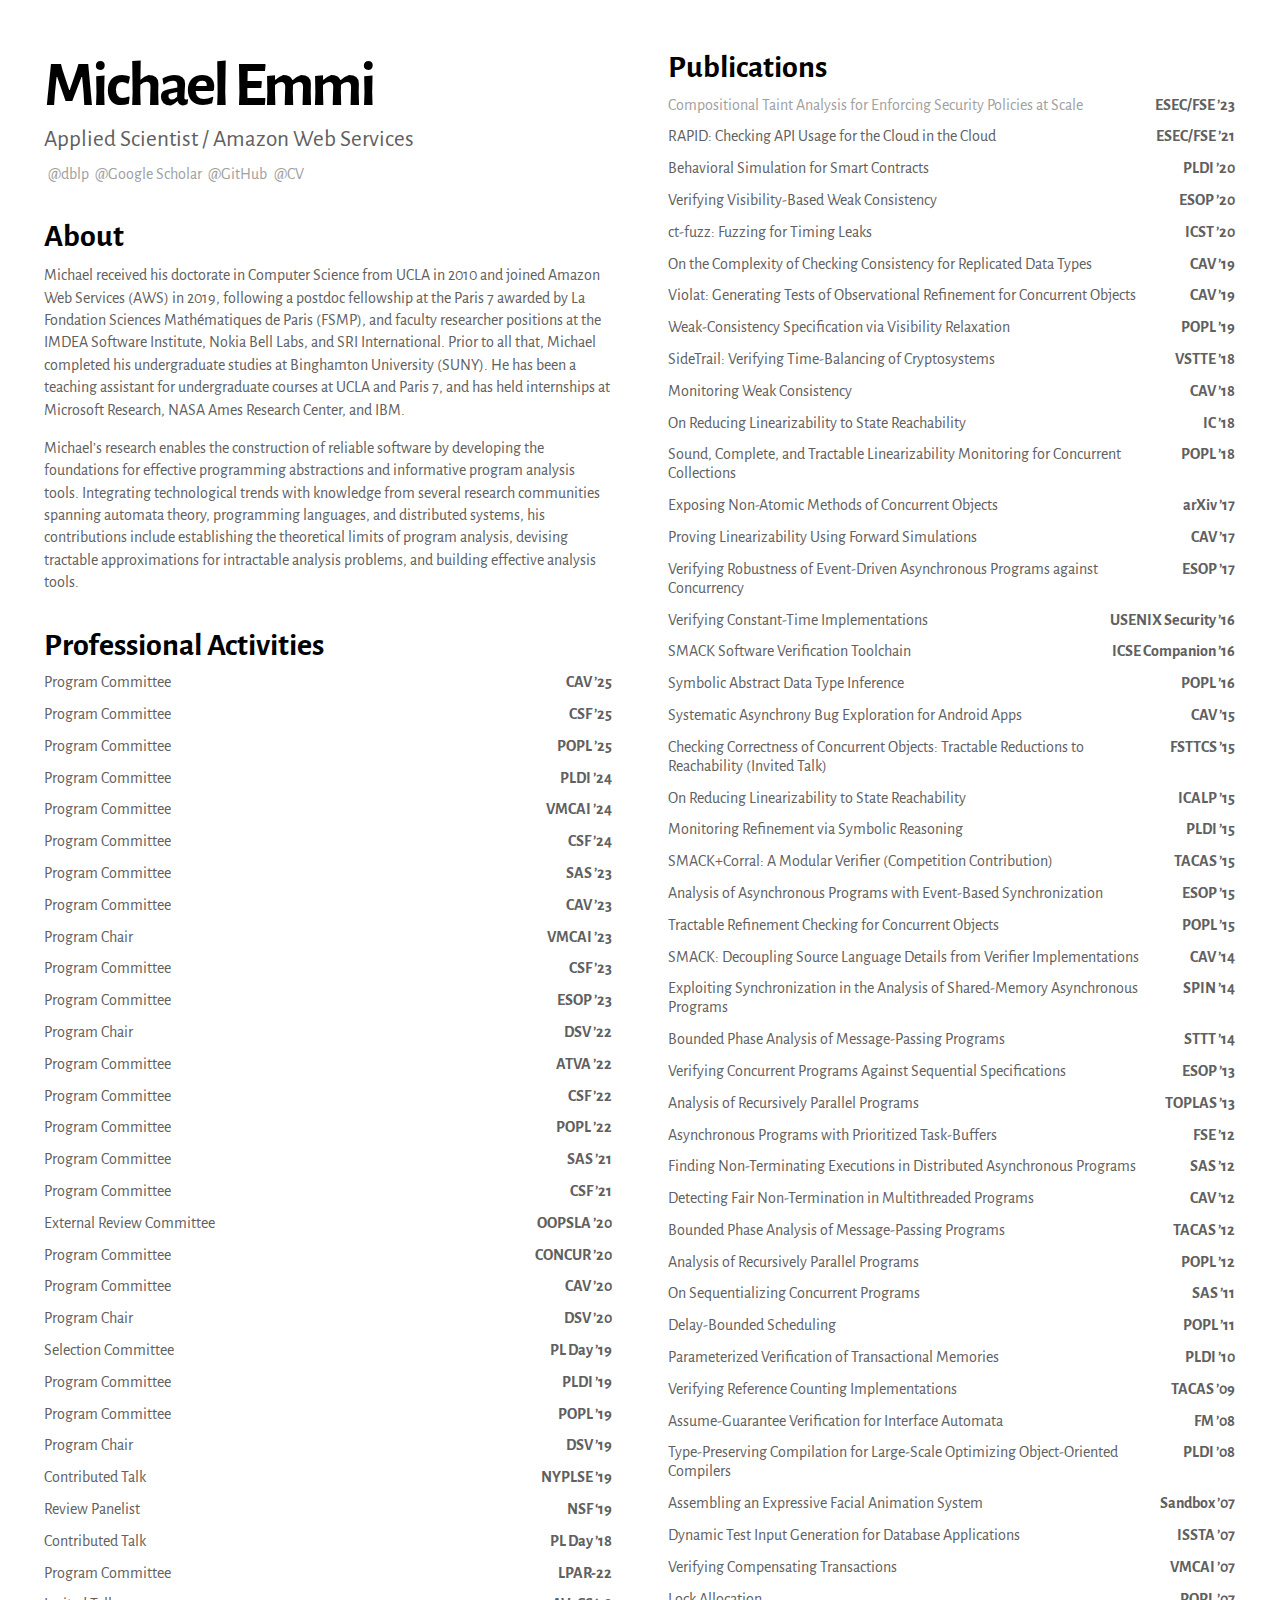
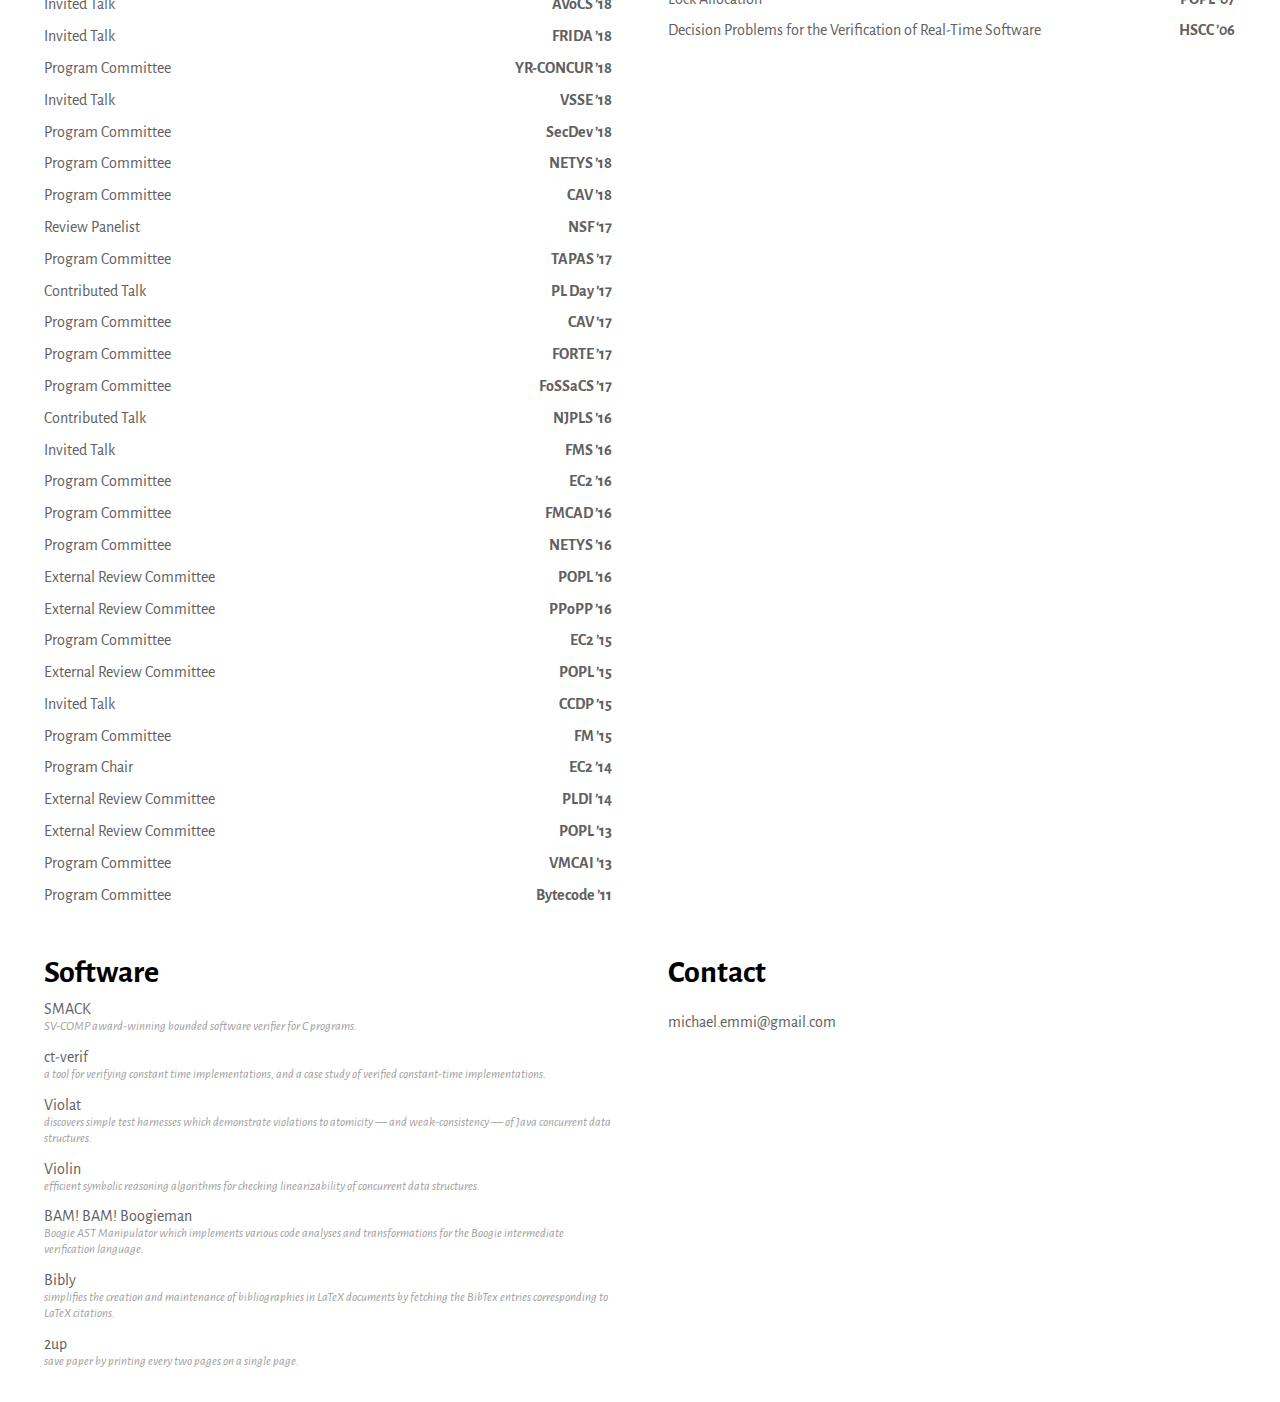
<file: index.html>
<!DOCTYPE html>
<html lang="en">
  <head>
    <meta charset='utf-8'>
    <meta name="description" class="template" content="Michael Emmi: Applied Scientist / Amazon Web Services">
    <link rel="stylesheet" media="screen" href="css/screen.css">
    <link rel="stylesheet" media="print" href="css/print.css">
    <link rel="stylesheet" href="css/index.css">
    <title>Michael Emmi</title>
  </head>

  <body>
    <div class="row">
      <div class="column left">

        <section id="header">
          <h1 class="title">Michael Emmi</h1>
          <div class="tagline">Applied Scientist  / Amazon Web Services </div>
          <div class="item">
              <span class="tag"><a href="https://dblp.org/pid/76/5819.html">@dblp</a></span>
              <span class="tag"><a href="https://scholar.google.com/citations?user=fOxqIXYAAAAJ">@Google Scholar</a></span>
              <span class="tag"><a href="https://github.com/michael-emmi">@GitHub</a></span>
              <span class="tag"><a href="cv.html">@CV</a></span>
          </div>
        </section>

        <section id="about">
          <h2>About</h2>
          <div>
              <p>Michael received his doctorate in Computer Science from UCLA in 2010 and joined Amazon Web Services (AWS) in 2019, following a postdoc fellowship at the Paris 7 awarded by La Fondation Sciences Mathématiques de Paris (FSMP), and faculty researcher positions at the IMDEA Software Institute, Nokia Bell Labs, and SRI International. Prior to all that, Michael completed his undergraduate studies at Binghamton University (SUNY). He has been a teaching assistant for undergraduate courses at UCLA and Paris 7, and has held internships at Microsoft Research, NASA Ames Research Center, and IBM.</p>
              <p>Michael’s research enables the construction of reliable software by developing the foundations for effective programming abstractions and informative program analysis tools. Integrating technological trends with knowledge from several research communities spanning automata theory, programming languages, and distributed systems, his contributions include establishing the theoretical limits of program analysis, devising tractable approximations for intractable analysis problems, and building effective analysis tools.</p>
          </div>
        </section>

        <section id="activities">
          <h2>Professional Activities</h2>
            <div class="item">
              <div class="head">
                <span class="lhs">Program Committee</span>
                <span class="rhs">
                  <a href="https://conferences.i-cav.org/2025/">
                  <nobr>CAV ’25</nobr>
                  </a>
                </span>
              </div>
            </div>
            <div class="item">
              <div class="head">
                <span class="lhs">Program Committee</span>
                <span class="rhs">
                  <a href="https://csf2025.ieee-security.org">
                  <nobr>CSF ’25</nobr>
                  </a>
                </span>
              </div>
            </div>
            <div class="item">
              <div class="head">
                <span class="lhs">Program Committee</span>
                <span class="rhs">
                  <a href="https://popl25.sigplan.org">
                  <nobr>POPL ’25</nobr>
                  </a>
                </span>
              </div>
            </div>
            <div class="item">
              <div class="head">
                <span class="lhs">Program Committee</span>
                <span class="rhs">
                  <a href="https://pldi24.sigplan.org">
                  <nobr>PLDI ’24</nobr>
                  </a>
                </span>
              </div>
            </div>
            <div class="item">
              <div class="head">
                <span class="lhs">Program Committee</span>
                <span class="rhs">
                  <a href="https://popl24.sigplan.org/home/VMCAI-2024">
                  <nobr>VMCAI ’24</nobr>
                  </a>
                </span>
              </div>
            </div>
            <div class="item">
              <div class="head">
                <span class="lhs">Program Committee</span>
                <span class="rhs">
                  <a href="https://csf2024.ieee-security.org">
                  <nobr>CSF ’24</nobr>
                  </a>
                </span>
              </div>
            </div>
            <div class="item">
              <div class="head">
                <span class="lhs">Program Committee</span>
                <span class="rhs">
                  <a href="https://conf.researchr.org/home/sas-2023">
                  <nobr>SAS ’23</nobr>
                  </a>
                </span>
              </div>
            </div>
            <div class="item">
              <div class="head">
                <span class="lhs">Program Committee</span>
                <span class="rhs">
                  <a href="http://i-cav.org/2023/">
                  <nobr>CAV ’23</nobr>
                  </a>
                </span>
              </div>
            </div>
            <div class="item">
              <div class="head">
                <span class="lhs">Program Chair</span>
                <span class="rhs">
                  <a href="https://popl23.sigplan.org/home/VMCAI-2023">
                  <nobr>VMCAI ’23</nobr>
                  </a>
                </span>
              </div>
            </div>
            <div class="item">
              <div class="head">
                <span class="lhs">Program Committee</span>
                <span class="rhs">
                  <a href="https://www.ieee-security.org/TC/CSF2023/">
                  <nobr>CSF ’23</nobr>
                  </a>
                </span>
              </div>
            </div>
            <div class="item">
              <div class="head">
                <span class="lhs">Program Committee</span>
                <span class="rhs">
                  
                  <nobr>ESOP ’23</nobr>
                  
                </span>
              </div>
            </div>
            <div class="item">
              <div class="head">
                <span class="lhs">Program Chair</span>
                <span class="rhs">
                  <a href="https://smackers.github.io/democratizing-software-verification-workshop-2022/">
                  <nobr>DSV ’22</nobr>
                  </a>
                </span>
              </div>
            </div>
            <div class="item">
              <div class="head">
                <span class="lhs">Program Committee</span>
                <span class="rhs">
                  <a href="https://atva-conference.org/2022/">
                  <nobr>ATVA ’22</nobr>
                  </a>
                </span>
              </div>
            </div>
            <div class="item">
              <div class="head">
                <span class="lhs">Program Committee</span>
                <span class="rhs">
                  <a href="https://www.ieee-security.org/TC/CSF2022/">
                  <nobr>CSF ’22</nobr>
                  </a>
                </span>
              </div>
            </div>
            <div class="item">
              <div class="head">
                <span class="lhs">Program Committee</span>
                <span class="rhs">
                  <a href="https://popl22.sigplan.org">
                  <nobr>POPL ’22</nobr>
                  </a>
                </span>
              </div>
            </div>
            <div class="item">
              <div class="head">
                <span class="lhs">Program Committee</span>
                <span class="rhs">
                  <a href="https://conf.researchr.org/home/sas-2021">
                  <nobr>SAS ’21</nobr>
                  </a>
                </span>
              </div>
            </div>
            <div class="item">
              <div class="head">
                <span class="lhs">Program Committee</span>
                <span class="rhs">
                  <a href="https://www.ieee-security.org/TC/CSF2021/">
                  <nobr>CSF ’21</nobr>
                  </a>
                </span>
              </div>
            </div>
            <div class="item">
              <div class="head">
                <span class="lhs">External Review Committee</span>
                <span class="rhs">
                  <a href="https://2020.splashcon.org/track/splash-2020-oopsla">
                  <nobr>OOPSLA ’20</nobr>
                  </a>
                </span>
              </div>
            </div>
            <div class="item">
              <div class="head">
                <span class="lhs">Program Committee</span>
                <span class="rhs">
                  <a href="https://concur2020.forsyte.at">
                  <nobr>CONCUR ’20</nobr>
                  </a>
                </span>
              </div>
            </div>
            <div class="item">
              <div class="head">
                <span class="lhs">Program Committee</span>
                <span class="rhs">
                  <a href="http://i-cav.org/2020/">
                  <nobr>CAV ’20</nobr>
                  </a>
                </span>
              </div>
            </div>
            <div class="item">
              <div class="head">
                <span class="lhs">Program Chair</span>
                <span class="rhs">
                  <a href="https://smackers.github.io/democratizing-software-verification-workshop-2020/">
                  <nobr>DSV ’20</nobr>
                  </a>
                </span>
              </div>
            </div>
            <div class="item">
              <div class="head">
                <span class="lhs">Selection Committee</span>
                <span class="rhs">
                  <a href="https://ibm.biz/plday2019">
                  <nobr>PL Day ’19</nobr>
                  </a>
                </span>
              </div>
            </div>
            <div class="item">
              <div class="head">
                <span class="lhs">Program Committee</span>
                <span class="rhs">
                  <a href="https://conf.researchr.org/home/pldi-2019">
                  <nobr>PLDI ’19</nobr>
                  </a>
                </span>
              </div>
            </div>
            <div class="item">
              <div class="head">
                <span class="lhs">Program Committee</span>
                <span class="rhs">
                  <a href="https://popl19.sigplan.org">
                  <nobr>POPL ’19</nobr>
                  </a>
                </span>
              </div>
            </div>
            <div class="item">
              <div class="head">
                <span class="lhs">Program Chair</span>
                <span class="rhs">
                  <a href="https://smackers.github.io/democratizing-software-verification-workshop-2019/">
                  <nobr>DSV ’19</nobr>
                  </a>
                </span>
              </div>
            </div>
            <div class="item">
              <div class="head">
                <span class="lhs">Contributed Talk</span>
                <span class="rhs">
                  <a href="https://nyplse.commons.gc.cuny.edu">
                  <nobr>NYPLSE ’19</nobr>
                  </a>
                </span>
              </div>
            </div>
            <div class="item">
              <div class="head">
                <span class="lhs">Review Panelist</span>
                <span class="rhs">
                  <a href="https://www.nsf.gov">
                  <nobr>NSF ‘19</nobr>
                  </a>
                </span>
              </div>
            </div>
            <div class="item">
              <div class="head">
                <span class="lhs">Contributed Talk</span>
                <span class="rhs">
                  <a href="https://ibm.biz/plday2018">
                  <nobr>PL Day ’18</nobr>
                  </a>
                </span>
              </div>
            </div>
            <div class="item">
              <div class="head">
                <span class="lhs">Program Committee</span>
                <span class="rhs">
                  <a href="http://easychair.org/smart-program/LPAR-22/">
                  <nobr>LPAR-22</nobr>
                  </a>
                </span>
              </div>
            </div>
            <div class="item">
              <div class="head">
                <span class="lhs">Invited Talk</span>
                <span class="rhs">
                  <a href="http://avocs18.irisa.fr">
                  <nobr>AVoCS ’18</nobr>
                  </a>
                </span>
              </div>
            </div>
            <div class="item">
              <div class="head">
                <span class="lhs">Invited Talk</span>
                <span class="rhs">
                  <a href="http://forsyte.at/events/frida2018/">
                  <nobr>FRIDA ’18</nobr>
                  </a>
                </span>
              </div>
            </div>
            <div class="item">
              <div class="head">
                <span class="lhs">Program Committee</span>
                <span class="rhs">
                  <a href="https://www.irif.fr/~cenea/yr-concur2018/">
                  <nobr>YR-CONCUR ’18</nobr>
                  </a>
                </span>
              </div>
            </div>
            <div class="item">
              <div class="head">
                <span class="lhs">Invited Talk</span>
                <span class="rhs">
                  <a href="http://www.cs.princeton.edu/~grigoryf/vsse_program.html">
                  <nobr>VSSE ’18</nobr>
                  </a>
                </span>
              </div>
            </div>
            <div class="item">
              <div class="head">
                <span class="lhs">Program Committee</span>
                <span class="rhs">
                  <a href="http://secdev.ieee.org/2018/home">
                  <nobr>SecDev ’18</nobr>
                  </a>
                </span>
              </div>
            </div>
            <div class="item">
              <div class="head">
                <span class="lhs">Program Committee</span>
                <span class="rhs">
                  <a href="http://netys.net">
                  <nobr>NETYS ’18</nobr>
                  </a>
                </span>
              </div>
            </div>
            <div class="item">
              <div class="head">
                <span class="lhs">Program Committee</span>
                <span class="rhs">
                  <a href="http://cavconference.org/2018/">
                  <nobr>CAV ’18</nobr>
                  </a>
                </span>
              </div>
            </div>
            <div class="item">
              <div class="head">
                <span class="lhs">Review Panelist</span>
                <span class="rhs">
                  <a href="https://www.nsf.gov">
                  <nobr>NSF ‘17</nobr>
                  </a>
                </span>
              </div>
            </div>
            <div class="item">
              <div class="head">
                <span class="lhs">Program Committee</span>
                <span class="rhs">
                  <a href="http://cs.nyu.edu/acsys/tapas2017/">
                  <nobr>TAPAS ’17</nobr>
                  </a>
                </span>
              </div>
            </div>
            <div class="item">
              <div class="head">
                <span class="lhs">Contributed Talk</span>
                <span class="rhs">
                  <a href="https://ibm.biz/plday2017">
                  <nobr>PL Day ’17</nobr>
                  </a>
                </span>
              </div>
            </div>
            <div class="item">
              <div class="head">
                <span class="lhs">Program Committee</span>
                <span class="rhs">
                  <a href="http://cavconference.org/2017/">
                  <nobr>CAV ’17</nobr>
                  </a>
                </span>
              </div>
            </div>
            <div class="item">
              <div class="head">
                <span class="lhs">Program Committee</span>
                <span class="rhs">
                  
                  <nobr>FORTE ’17</nobr>
                  
                </span>
              </div>
            </div>
            <div class="item">
              <div class="head">
                <span class="lhs">Program Committee</span>
                <span class="rhs">
                  <a href="http://www.etaps.org/index.php/2017/fossacs">
                  <nobr>FoSSaCS ’17</nobr>
                  </a>
                </span>
              </div>
            </div>
            <div class="item">
              <div class="head">
                <span class="lhs">Contributed Talk</span>
                <span class="rhs">
                  <a href="http://www.njpls.org/sep16.html">
                  <nobr>NJPLS ’16</nobr>
                  </a>
                </span>
              </div>
            </div>
            <div class="item">
              <div class="head">
                <span class="lhs">Invited Talk</span>
                <span class="rhs">
                  <a href="https://conf.researchr.org/track/pldi-2016/FMS-2016-papers">
                  <nobr>FMS ’16</nobr>
                  </a>
                </span>
              </div>
            </div>
            <div class="item">
              <div class="head">
                <span class="lhs">Program Committee</span>
                <span class="rhs">
                  <a href="http://ecee.colorado.edu/pavol/ec2-2016/">
                  <nobr>EC2 ’16</nobr>
                  </a>
                </span>
              </div>
            </div>
            <div class="item">
              <div class="head">
                <span class="lhs">Program Committee</span>
                <span class="rhs">
                  <a href="http://www.cs.utexas.edu/~hunt/fmcad/">
                  <nobr>FMCAD ’16</nobr>
                  </a>
                </span>
              </div>
            </div>
            <div class="item">
              <div class="head">
                <span class="lhs">Program Committee</span>
                <span class="rhs">
                  <a href="http://netys.net">
                  <nobr>NETYS ’16</nobr>
                  </a>
                </span>
              </div>
            </div>
            <div class="item">
              <div class="head">
                <span class="lhs">External Review Committee</span>
                <span class="rhs">
                  <a href="http://conf.researchr.org/home/POPL-2016">
                  <nobr>POPL ’16</nobr>
                  </a>
                </span>
              </div>
            </div>
            <div class="item">
              <div class="head">
                <span class="lhs">External Review Committee</span>
                <span class="rhs">
                  <a href="https://ppopp15.soe.ucsc.edu">
                  <nobr>PPoPP ’16</nobr>
                  </a>
                </span>
              </div>
            </div>
            <div class="item">
              <div class="head">
                <span class="lhs">Program Committee</span>
                <span class="rhs">
                  <a href="http://multicore.doc.ic.ac.uk/events/ec2/">
                  <nobr>EC2 ’15</nobr>
                  </a>
                </span>
              </div>
            </div>
            <div class="item">
              <div class="head">
                <span class="lhs">External Review Committee</span>
                <span class="rhs">
                  <a href="http://popl.mpi-sws.org/2015/">
                  <nobr>POPL ’15</nobr>
                  </a>
                </span>
              </div>
            </div>
            <div class="item">
              <div class="head">
                <span class="lhs">Invited Talk</span>
                <span class="rhs">
                  <a href="http://netys.net/history/netys2015/workshops/index.html">
                  <nobr>CCDP ’15</nobr>
                  </a>
                </span>
              </div>
            </div>
            <div class="item">
              <div class="head">
                <span class="lhs">Program Committee</span>
                <span class="rhs">
                  <a href="http://fm2015.ifi.uio.no">
                  <nobr>FM ’15</nobr>
                  </a>
                </span>
              </div>
            </div>
            <div class="item">
              <div class="head">
                <span class="lhs">Program Chair</span>
                <span class="rhs">
                  <a href="http://software.imdea.org/ec2-2014/">
                  <nobr>EC2 ’14</nobr>
                  </a>
                </span>
              </div>
            </div>
            <div class="item">
              <div class="head">
                <span class="lhs">External Review Committee</span>
                <span class="rhs">
                  <a href="http://conferences.inf.ed.ac.uk/pldi2014/">
                  <nobr>PLDI ’14</nobr>
                  </a>
                </span>
              </div>
            </div>
            <div class="item">
              <div class="head">
                <span class="lhs">External Review Committee</span>
                <span class="rhs">
                  <a href="http://popl.mpi-sws.org/2013/">
                  <nobr>POPL ’13</nobr>
                  </a>
                </span>
              </div>
            </div>
            <div class="item">
              <div class="head">
                <span class="lhs">Program Committee</span>
                <span class="rhs">
                  <a href="http://vmcai13.di.univr.it/">
                  <nobr>VMCAI ’13</nobr>
                  </a>
                </span>
              </div>
            </div>
            <div class="item">
              <div class="head">
                <span class="lhs">Program Committee</span>
                <span class="rhs">
                  <a href="http://vmcai13.di.univr.it/">
                  <nobr>Bytecode ’11</nobr>
                  </a>
                </span>
              </div>
            </div>
        </section>

      </div>
      <div class="column right">

        <section id="publications">
          <h2>Publications</h2>
            <div class="item">
              <div class="head">
                <span class="lhs">
                    <a>Compositional Taint Analysis for Enforcing Security Policies at Scale</a>
                </span>
                <span class="rhs"><nobr>ESEC/FSE ’23</nobr></span>
              </div>
            </div>
            <div class="item">
              <div class="head">
                <span class="lhs">
                    <a href="https://github.com/michael-emmi/research-papers/raw/master/conf-sigsoft-EmmiHJPRSSV21.pdf">RAPID: Checking API Usage for the Cloud in the Cloud</a>
                </span>
                <span class="rhs"><nobr>ESEC/FSE ’21</nobr></span>
              </div>
            </div>
            <div class="item">
              <div class="head">
                <span class="lhs">
                    <a href="https://github.com/michael-emmi/research-papers/raw/master/conf-pldi-BeillahiCEE20.pdf">Behavioral Simulation for Smart Contracts</a>
                </span>
                <span class="rhs"><nobr>PLDI ’20</nobr></span>
              </div>
            </div>
            <div class="item">
              <div class="head">
                <span class="lhs">
                    <a href="https://github.com/michael-emmi/research-papers/raw/master/conf-esop-KrishnaEEJ20.pdf">Verifying Visibility-Based Weak Consistency</a>
                </span>
                <span class="rhs"><nobr>ESOP ’20</nobr></span>
              </div>
            </div>
            <div class="item">
              <div class="head">
                <span class="lhs">
                    <a href="https://github.com/michael-emmi/research-papers/raw/master/conf-icst-HeEC20.pdf">ct-fuzz: Fuzzing for Timing Leaks</a>
                </span>
                <span class="rhs"><nobr>ICST ’20</nobr></span>
              </div>
            </div>
            <div class="item">
              <div class="head">
                <span class="lhs">
                    <a href="https://github.com/michael-emmi/research-papers/raw/master/conf-cav-BiswasEE19.pdf">On the Complexity of Checking Consistency for Replicated Data Types</a>
                </span>
                <span class="rhs"><nobr>CAV ’19</nobr></span>
              </div>
            </div>
            <div class="item">
              <div class="head">
                <span class="lhs">
                    <a href="https://github.com/michael-emmi/research-papers/raw/master/conf-cav-EmmiE19.pdf">Violat: Generating Tests of Observational Refinement for Concurrent Objects</a>
                </span>
                <span class="rhs"><nobr>CAV ’19</nobr></span>
              </div>
            </div>
            <div class="item">
              <div class="head">
                <span class="lhs">
                    <a href="https://github.com/michael-emmi/research-papers/raw/master/conf-popl-EmmiE19.pdf">Weak-Consistency Specification via Visibility Relaxation</a>
                </span>
                <span class="rhs"><nobr>POPL ’19</nobr></span>
              </div>
            </div>
            <div class="item">
              <div class="head">
                <span class="lhs">
                    <a href="https://github.com/michael-emmi/research-papers/raw/master/conf-vstte-AthanasiouCEMST18.pdf">SideTrail: Verifying Time-Balancing of Cryptosystems</a>
                </span>
                <span class="rhs"><nobr>VSTTE ’18</nobr></span>
              </div>
            </div>
            <div class="item">
              <div class="head">
                <span class="lhs">
                    <a href="https://github.com/michael-emmi/research-papers/raw/master/conf-cav-EmmiE18.pdf">Monitoring Weak Consistency</a>
                </span>
                <span class="rhs"><nobr>CAV ’18</nobr></span>
              </div>
            </div>
            <div class="item">
              <div class="head">
                <span class="lhs">
                    <a href="https://github.com/michael-emmi/research-papers/raw/master/journals-iandc-BouajjaniEEH18.pdf">On Reducing Linearizability to State Reachability</a>
                </span>
                <span class="rhs"><nobr>IC ’18</nobr></span>
              </div>
            </div>
            <div class="item">
              <div class="head">
                <span class="lhs">
                    <a href="https://github.com/michael-emmi/research-papers/raw/master/conf-popl-EmmiE18.pdf">Sound, Complete, and Tractable Linearizability Monitoring for Concurrent Collections</a>
                </span>
                <span class="rhs"><nobr>POPL ’18</nobr></span>
              </div>
            </div>
            <div class="item">
              <div class="head">
                <span class="lhs">
                    <a href="https://github.com/michael-emmi/research-papers/raw/master/journals-corr-EmmiE17.pdf">Exposing Non-Atomic Methods of Concurrent Objects</a>
                </span>
                <span class="rhs"><nobr>arXiv ’17</nobr></span>
              </div>
            </div>
            <div class="item">
              <div class="head">
                <span class="lhs">
                    <a href="https://github.com/michael-emmi/research-papers/raw/master/conf-cav-BouajjaniEEM17.pdf">Proving Linearizability Using Forward Simulations</a>
                </span>
                <span class="rhs"><nobr>CAV ’17</nobr></span>
              </div>
            </div>
            <div class="item">
              <div class="head">
                <span class="lhs">
                    <a href="https://github.com/michael-emmi/research-papers/raw/master/conf-esop-BouajjaniEEOT17.pdf">Verifying Robustness of Event-Driven Asynchronous Programs against Concurrency</a>
                </span>
                <span class="rhs"><nobr>ESOP ’17</nobr></span>
              </div>
            </div>
            <div class="item">
              <div class="head">
                <span class="lhs">
                    <a href="https://github.com/michael-emmi/research-papers/raw/master/conf-uss-AlmeidaBBDE16.pdf">Verifying Constant-Time Implementations</a>
                </span>
                <span class="rhs"><nobr>USENIX Security ’16</nobr></span>
              </div>
            </div>
            <div class="item">
              <div class="head">
                <span class="lhs">
                    <a href="https://github.com/michael-emmi/research-papers/raw/master/conf-icse-CarterHWRE16.pdf">SMACK Software Verification Toolchain</a>
                </span>
                <span class="rhs"><nobr>ICSE Companion ’16</nobr></span>
              </div>
            </div>
            <div class="item">
              <div class="head">
                <span class="lhs">
                    <a href="https://github.com/michael-emmi/research-papers/raw/master/conf-popl-EmmiE16.pdf">Symbolic Abstract Data Type Inference</a>
                </span>
                <span class="rhs"><nobr>POPL ’16</nobr></span>
              </div>
            </div>
            <div class="item">
              <div class="head">
                <span class="lhs">
                    <a href="https://github.com/michael-emmi/research-papers/raw/master/conf-cav-OzkanET15.pdf">Systematic Asynchrony Bug Exploration for Android Apps</a>
                </span>
                <span class="rhs"><nobr>CAV ’15</nobr></span>
              </div>
            </div>
            <div class="item">
              <div class="head">
                <span class="lhs">
                    <a href="https://github.com/michael-emmi/research-papers/raw/master/conf-fsttcs-BouajjaniEEH15.pdf">Checking Correctness of Concurrent Objects: Tractable Reductions to Reachability (Invited Talk)</a>
                </span>
                <span class="rhs"><nobr>FSTTCS ’15</nobr></span>
              </div>
            </div>
            <div class="item">
              <div class="head">
                <span class="lhs">
                    <a href="https://github.com/michael-emmi/research-papers/raw/master/conf-icalp-BouajjaniEEH15.pdf">On Reducing Linearizability to State Reachability</a>
                </span>
                <span class="rhs"><nobr>ICALP ’15</nobr></span>
              </div>
            </div>
            <div class="item">
              <div class="head">
                <span class="lhs">
                    <a href="https://github.com/michael-emmi/research-papers/raw/master/conf-pldi-EmmiEH15.pdf">Monitoring Refinement via Symbolic Reasoning</a>
                </span>
                <span class="rhs"><nobr>PLDI ’15</nobr></span>
              </div>
            </div>
            <div class="item">
              <div class="head">
                <span class="lhs">
                    <a href="https://github.com/michael-emmi/research-papers/raw/master/conf-tacas-HaranCELQR15.pdf">SMACK+Corral: A Modular Verifier (Competition Contribution)</a>
                </span>
                <span class="rhs"><nobr>TACAS ’15</nobr></span>
              </div>
            </div>
            <div class="item">
              <div class="head">
                <span class="lhs">
                    <a href="https://github.com/michael-emmi/research-papers/raw/master/conf-esop-EmmiGMR15.pdf">Analysis of Asynchronous Programs with Event-Based Synchronization</a>
                </span>
                <span class="rhs"><nobr>ESOP ’15</nobr></span>
              </div>
            </div>
            <div class="item">
              <div class="head">
                <span class="lhs">
                    <a href="https://github.com/michael-emmi/research-papers/raw/master/conf-popl-BouajjaniEEH15.pdf">Tractable Refinement Checking for Concurrent Objects</a>
                </span>
                <span class="rhs"><nobr>POPL ’15</nobr></span>
              </div>
            </div>
            <div class="item">
              <div class="head">
                <span class="lhs">
                    <a href="https://github.com/michael-emmi/research-papers/raw/master/conf-cav-RakamaricE14.pdf">SMACK: Decoupling Source Language Details from Verifier Implementations</a>
                </span>
                <span class="rhs"><nobr>CAV ’14</nobr></span>
              </div>
            </div>
            <div class="item">
              <div class="head">
                <span class="lhs">
                    <a href="https://github.com/michael-emmi/research-papers/raw/master/conf-spin-EmmiOT14.pdf">Exploiting Synchronization in the Analysis of Shared-Memory Asynchronous Programs</a>
                </span>
                <span class="rhs"><nobr>SPIN ’14</nobr></span>
              </div>
            </div>
            <div class="item">
              <div class="head">
                <span class="lhs">
                    <a href="https://github.com/michael-emmi/research-papers/raw/master/journals-sttt-BouajjaniE14.pdf">Bounded Phase Analysis of Message-Passing Programs</a>
                </span>
                <span class="rhs"><nobr>STTT ’14</nobr></span>
              </div>
            </div>
            <div class="item">
              <div class="head">
                <span class="lhs">
                    <a href="https://github.com/michael-emmi/research-papers/raw/master/conf-esop-BouajjaniEEH13.pdf">Verifying Concurrent Programs Against Sequential Specifications</a>
                </span>
                <span class="rhs"><nobr>ESOP ’13</nobr></span>
              </div>
            </div>
            <div class="item">
              <div class="head">
                <span class="lhs">
                    <a href="https://github.com/michael-emmi/research-papers/raw/master/journals-toplas-BouajjaniE13.pdf">Analysis of Recursively Parallel Programs</a>
                </span>
                <span class="rhs"><nobr>TOPLAS ’13</nobr></span>
              </div>
            </div>
            <div class="item">
              <div class="head">
                <span class="lhs">
                    <a href="https://github.com/michael-emmi/research-papers/raw/master/conf-fse-EmmiLQ12.pdf">Asynchronous Programs with Prioritized Task-Buffers</a>
                </span>
                <span class="rhs"><nobr>FSE ’12</nobr></span>
              </div>
            </div>
            <div class="item">
              <div class="head">
                <span class="lhs">
                    <a href="https://github.com/michael-emmi/research-papers/raw/master/conf-sas-EmmiL12.pdf">Finding Non-Terminating Executions in Distributed Asynchronous Programs</a>
                </span>
                <span class="rhs"><nobr>SAS ’12</nobr></span>
              </div>
            </div>
            <div class="item">
              <div class="head">
                <span class="lhs">
                    <a href="https://github.com/michael-emmi/research-papers/raw/master/conf-cav-AtigBEL12.pdf">Detecting Fair Non-Termination in Multithreaded Programs</a>
                </span>
                <span class="rhs"><nobr>CAV ’12</nobr></span>
              </div>
            </div>
            <div class="item">
              <div class="head">
                <span class="lhs">
                    <a href="https://github.com/michael-emmi/research-papers/raw/master/conf-tacas-BouajjaniE12.pdf">Bounded Phase Analysis of Message-Passing Programs</a>
                </span>
                <span class="rhs"><nobr>TACAS ’12</nobr></span>
              </div>
            </div>
            <div class="item">
              <div class="head">
                <span class="lhs">
                    <a href="https://github.com/michael-emmi/research-papers/raw/master/conf-popl-BouajjaniE12.pdf">Analysis of Recursively Parallel Programs</a>
                </span>
                <span class="rhs"><nobr>POPL ’12</nobr></span>
              </div>
            </div>
            <div class="item">
              <div class="head">
                <span class="lhs">
                    <a href="https://github.com/michael-emmi/research-papers/raw/master/conf-sas-BouajjaniEP11.pdf">On Sequentializing Concurrent Programs</a>
                </span>
                <span class="rhs"><nobr>SAS ’11</nobr></span>
              </div>
            </div>
            <div class="item">
              <div class="head">
                <span class="lhs">
                    <a href="https://github.com/michael-emmi/research-papers/raw/master/conf-popl-EmmiQR11.pdf">Delay-Bounded Scheduling</a>
                </span>
                <span class="rhs"><nobr>POPL ’11</nobr></span>
              </div>
            </div>
            <div class="item">
              <div class="head">
                <span class="lhs">
                    <a href="https://github.com/michael-emmi/research-papers/raw/master/conf-pldi-EmmiMM10.pdf">Parameterized Verification of Transactional Memories</a>
                </span>
                <span class="rhs"><nobr>PLDI ’10</nobr></span>
              </div>
            </div>
            <div class="item">
              <div class="head">
                <span class="lhs">
                    <a href="https://github.com/michael-emmi/research-papers/raw/master/conf-tacas-EmmiJKM09.pdf">Verifying Reference Counting Implementations</a>
                </span>
                <span class="rhs"><nobr>TACAS ’09</nobr></span>
              </div>
            </div>
            <div class="item">
              <div class="head">
                <span class="lhs">
                    <a href="https://github.com/michael-emmi/research-papers/raw/master/conf-fm-EmmiGP08.pdf">Assume-Guarantee Verification for Interface Automata</a>
                </span>
                <span class="rhs"><nobr>FM ’08</nobr></span>
              </div>
            </div>
            <div class="item">
              <div class="head">
                <span class="lhs">
                    <a href="https://github.com/michael-emmi/research-papers/raw/master/conf-pldi-ChenHPECCP08.pdf">Type-Preserving Compilation for Large-Scale Optimizing Object-Oriented Compilers</a>
                </span>
                <span class="rhs"><nobr>PLDI ’08</nobr></span>
              </div>
            </div>
            <div class="item">
              <div class="head">
                <span class="lhs">
                    <a href="https://github.com/michael-emmi/research-papers/raw/master/conf-sandbox-WangEF07.pdf">Assembling an Expressive Facial Animation System</a>
                </span>
                <span class="rhs"><nobr>Sandbox ’07</nobr></span>
              </div>
            </div>
            <div class="item">
              <div class="head">
                <span class="lhs">
                    <a href="https://github.com/michael-emmi/research-papers/raw/master/conf-issta-EmmiMS07.pdf">Dynamic Test Input Generation for Database Applications</a>
                </span>
                <span class="rhs"><nobr>ISSTA ’07</nobr></span>
              </div>
            </div>
            <div class="item">
              <div class="head">
                <span class="lhs">
                    <a href="https://github.com/michael-emmi/research-papers/raw/master/conf-vmcai-EmmiM07.pdf">Verifying Compensating Transactions</a>
                </span>
                <span class="rhs"><nobr>VMCAI ’07</nobr></span>
              </div>
            </div>
            <div class="item">
              <div class="head">
                <span class="lhs">
                    <a href="https://github.com/michael-emmi/research-papers/raw/master/conf-popl-EmmiFJM07.pdf">Lock Allocation</a>
                </span>
                <span class="rhs"><nobr>POPL ’07</nobr></span>
              </div>
            </div>
            <div class="item">
              <div class="head">
                <span class="lhs">
                    <a href="https://github.com/michael-emmi/research-papers/raw/master/conf-hscc-EmmiM06.pdf">Decision Problems for the Verification of Real-Time Software</a>
                </span>
                <span class="rhs"><nobr>HSCC ’06</nobr></span>
              </div>
            </div>
        </section>

      </div>
    </div>

    <div class="row">
      <div class="column left">

        <section id="software">
          <h2>Software</h2>
            <div class="item">
              <div class="head">
                <span class="lhs">
                  <a href="https://github.com/smackers/smack">SMACK</a>
                </span>
              </div>
              <div class="info">SV-COMP award-winning bounded software verifier for C programs.
</div>
            </div>
            <div class="item">
              <div class="head">
                <span class="lhs">
                  <a href="https://github.com/imdea-software/verifying-constant-time">ct-verif</a>
                </span>
              </div>
              <div class="info">a tool for verifying constant time implementations, and a case study of verified constant-time implementations.
</div>
            </div>
            <div class="item">
              <div class="head">
                <span class="lhs">
                  <a href="https://github.com/michael-emmi/violat">Violat</a>
                </span>
              </div>
              <div class="info">discovers simple test harnesses which demonstrate violations to atomicity — and weak-consistency — of Java concurrent data structures.
</div>
            </div>
            <div class="item">
              <div class="head">
                <span class="lhs">
                  <a href="https://github.com/imdea-software/violin">Violin</a>
                </span>
              </div>
              <div class="info">efficient symbolic reasoning algorithms for checking linearizability of concurrent data structures.
</div>
            </div>
            <div class="item">
              <div class="head">
                <span class="lhs">
                  <a href="https://github.com/michael-emmi/bam-bam-boogieman">BAM! BAM! Boogieman</a>
                </span>
              </div>
              <div class="info">Boogie AST Manipulator which implements various code analyses and transformations for the Boogie intermediate verification language.
</div>
            </div>
            <div class="item">
              <div class="head">
                <span class="lhs">
                  <a href="https://github.com/michael-emmi/bibly">Bibly</a>
                </span>
              </div>
              <div class="info">simplifies the creation and maintenance of bibliographies in LaTeX documents by fetching the BibTex entries corresponding to LaTeX citations.
</div>
            </div>
            <div class="item">
              <div class="head">
                <span class="lhs">
                  <a href="https://github.com/michael-emmi/2up">2up</a>
                </span>
              </div>
              <div class="info">save paper by printing every two pages on a single page.
</div>
            </div>
        </section>

      </div>
      <div class="column right">

        <section id="contact">
          <h2>Contact</h2>
            <div class="item"></div>
            <a href="mailto:michael.emmi@gmail.com">michael.emmi@gmail.com</a><br>
        </section>

      </div>
    </div>

  </body>

</html>
</file>
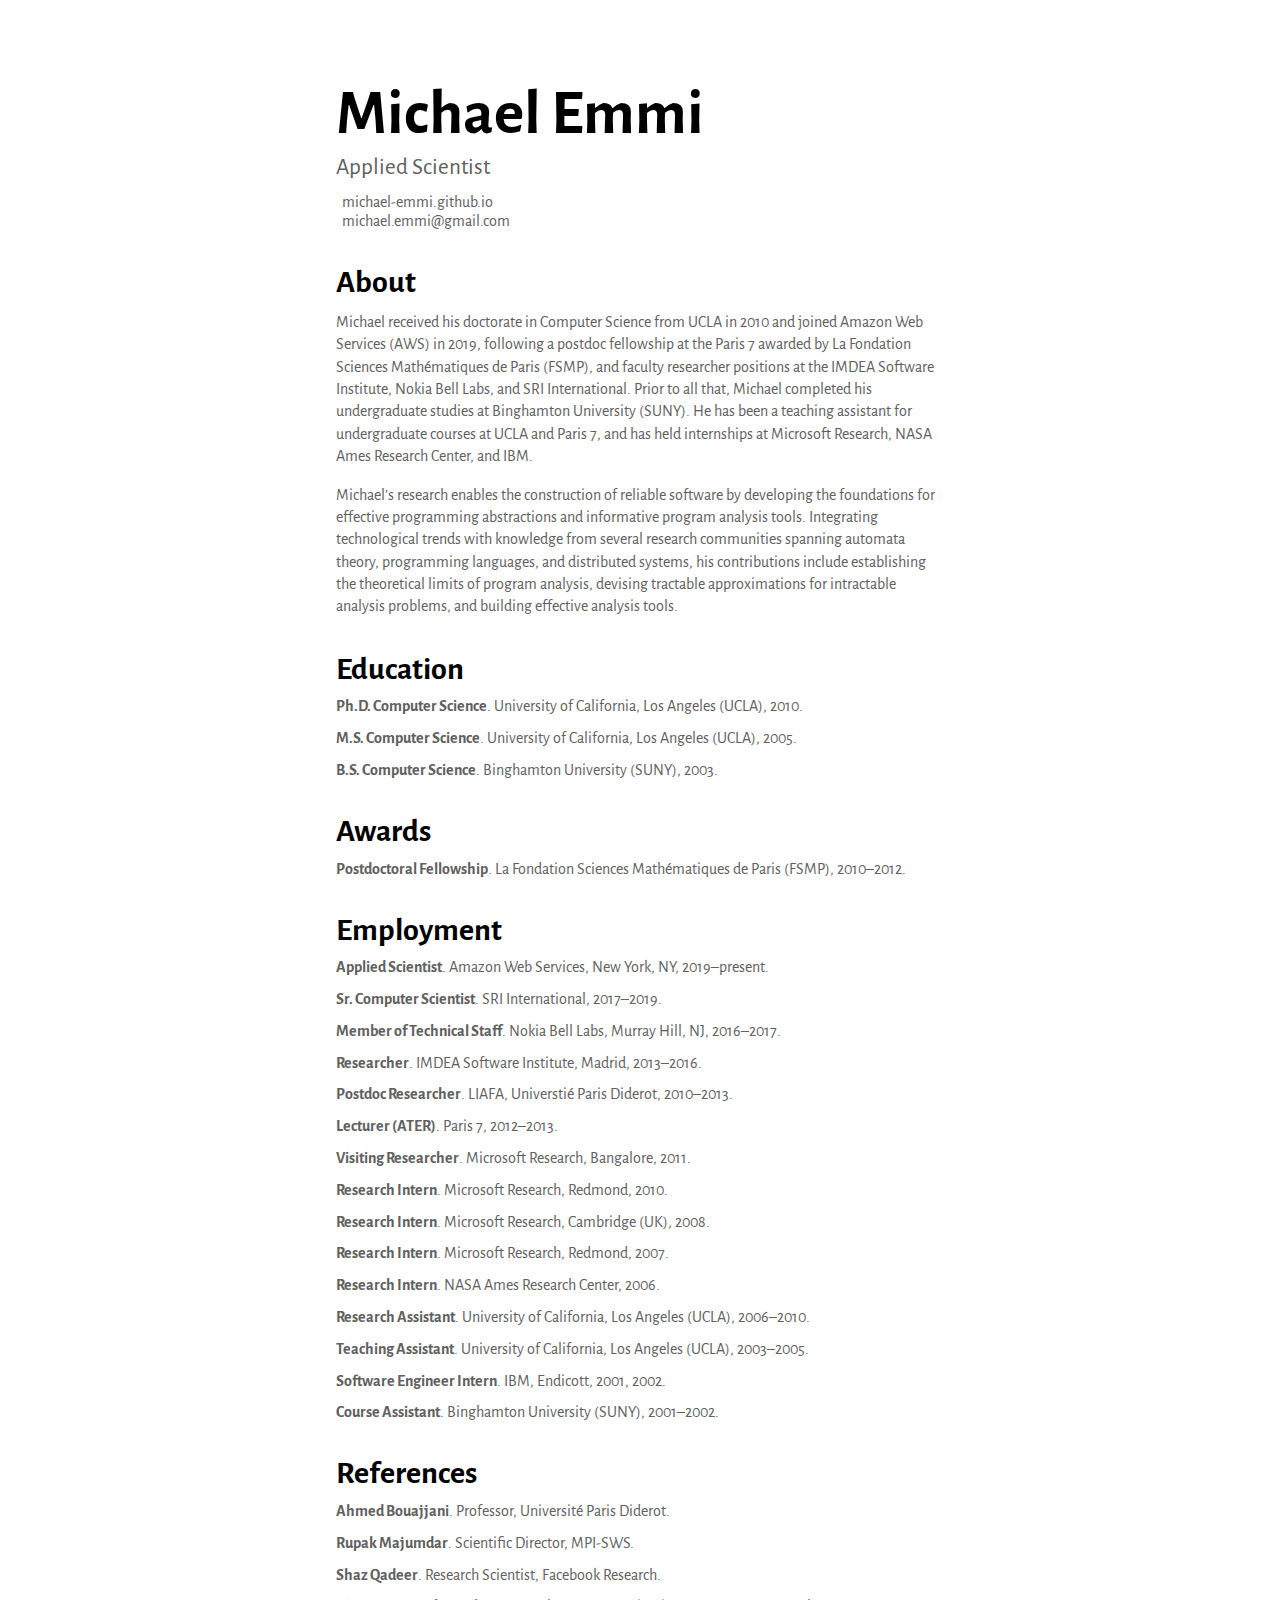
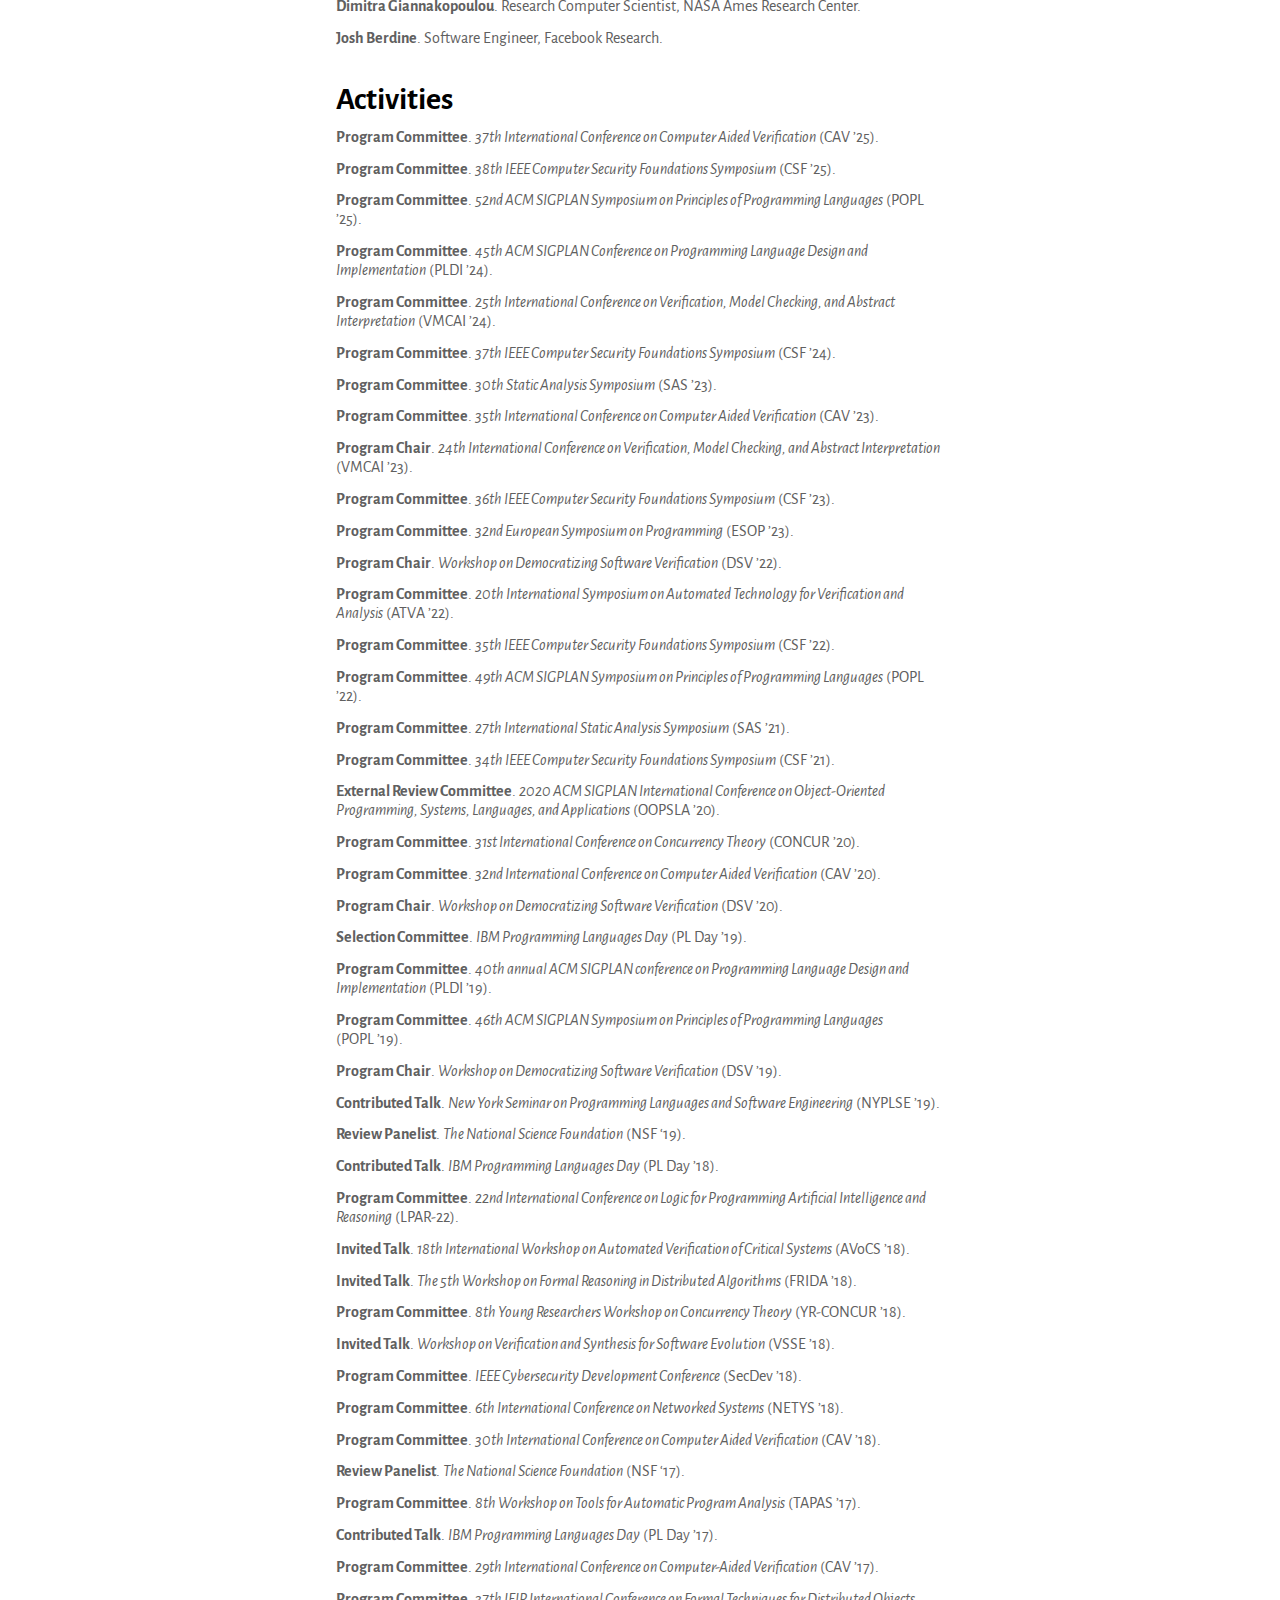
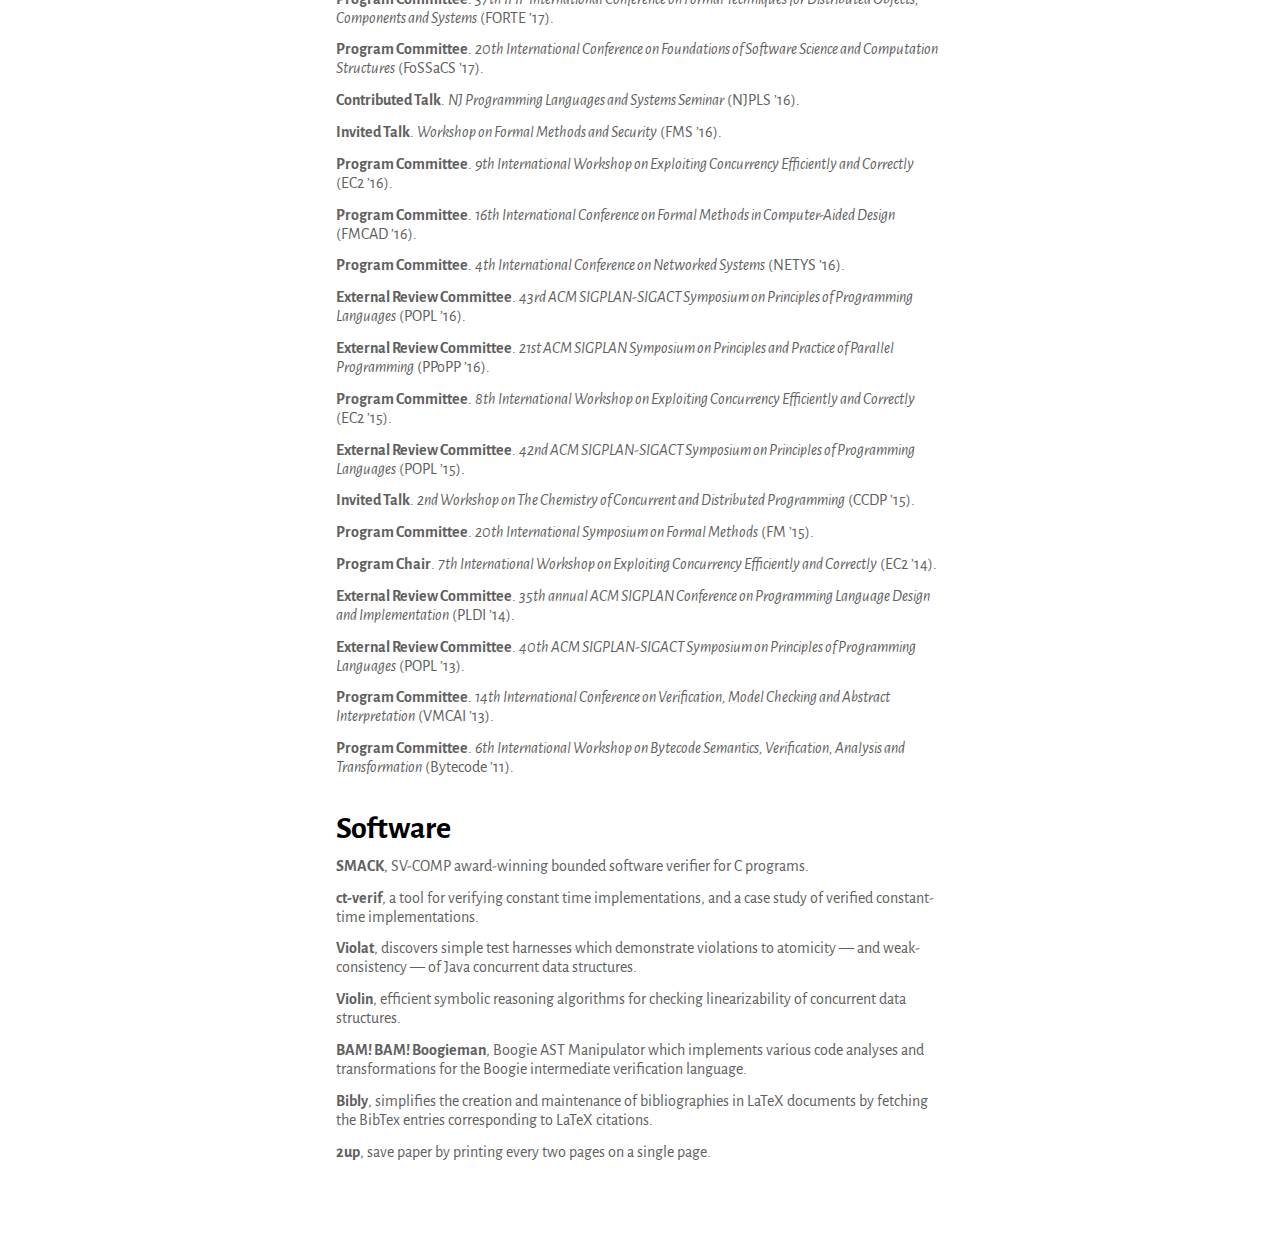
<file: cv-no-publications.html>
<!DOCTYPE html>
<html lang="en">
  <head>
    <meta charset='utf-8'>
    <meta name="description" class="template" content="Michael Emmi: Applied Scientist / Amazon Web Services">
    <link rel="stylesheet" media="screen" href="css/screen.css">
    <link rel="stylesheet" media="print" href="css/print.css">
    <link rel="stylesheet" href="css/cv.css">
    <title>Michael Emmi</title>
  </head>

  <body>
    <section id="header">
      <h1 class="title">Michael Emmi</h1>
      <div class="tagline">Applied Scientist</div>
        <div class="row">
          <div class="column left">
            
          </div>
          <div class="column right">
            <a href="https://michael-emmi.github.io">michael-emmi.github.io</a><br>
            <a href="mailto:michael.emmi@gmail.com">michael.emmi@gmail.com</a><br>
          </div>
        </div>
    </section>

    <section id="about">
      <h2>About</h2>
      <div>
          <p>Michael received his doctorate in Computer Science from UCLA in 2010 and joined Amazon Web Services (AWS) in 2019, following a postdoc fellowship at the Paris 7 awarded by La Fondation Sciences Mathématiques de Paris (FSMP), and faculty researcher positions at the IMDEA Software Institute, Nokia Bell Labs, and SRI International. Prior to all that, Michael completed his undergraduate studies at Binghamton University (SUNY). He has been a teaching assistant for undergraduate courses at UCLA and Paris 7, and has held internships at Microsoft Research, NASA Ames Research Center, and IBM.</p>
          <p>Michael’s research enables the construction of reliable software by developing the foundations for effective programming abstractions and informative program analysis tools. Integrating technological trends with knowledge from several research communities spanning automata theory, programming languages, and distributed systems, his contributions include establishing the theoretical limits of program analysis, devising tractable approximations for intractable analysis problems, and building effective analysis tools.</p>
      </div>
    </section>

    <section id="education">
      <h2>Education</h2>
        <div class="item">
          <span class="article-title">Ph.D. Computer Science</span>.
          <!-- , advised by Rupak Majumdar. -->
          University of California, Los Angeles (UCLA), 2010.
        </div>
        <div class="item">
          <span class="article-title">M.S. Computer Science</span>.
          <!-- . -->
          University of California, Los Angeles (UCLA), 2005.
        </div>
        <div class="item">
          <span class="article-title">B.S. Computer Science</span>.
          <!-- , graduated Magna Cum Laude, with Physics minor. -->
          Binghamton University (SUNY), 2003.
        </div>
    </section>

    <section id="awards">
      <h2>Awards</h2>
        <div class="item">
          <span class="article-title">Postdoctoral Fellowship</span>. La Fondation Sciences Mathématiques de Paris (FSMP), 2010–2012.
        </div>
    </section>

    <section id="positions">
      <h2>Employment</h2>
        <div class="item">
          <span class="article-title">Applied Scientist</span>. Amazon Web Services, New York, NY, 2019–present.
        </div>
        <div class="item">
          <span class="article-title">Sr. Computer Scientist</span>. SRI International, 2017–2019.
        </div>
        <div class="item">
          <span class="article-title">Member of Technical Staff</span>. Nokia Bell Labs, Murray Hill, NJ, 2016–2017.
        </div>
        <div class="item">
          <span class="article-title">Researcher</span>. IMDEA Software Institute, Madrid, 2013–2016.
        </div>
        <div class="item">
          <span class="article-title">Postdoc Researcher</span>. LIAFA, Universtié Paris Diderot, 2010–2013.
        </div>
        <div class="item">
          <span class="article-title">Lecturer (ATER)</span>. Paris 7, 2012–2013.
        </div>
        <div class="item">
          <span class="article-title">Visiting Researcher</span>. Microsoft Research, Bangalore, 2011.
        </div>
        <div class="item">
          <span class="article-title">Research Intern</span>. Microsoft Research, Redmond, 2010.
        </div>
        <div class="item">
          <span class="article-title">Research Intern</span>. Microsoft Research, Cambridge (UK), 2008.
        </div>
        <div class="item">
          <span class="article-title">Research Intern</span>. Microsoft Research, Redmond, 2007.
        </div>
        <div class="item">
          <span class="article-title">Research Intern</span>. NASA Ames Research Center, 2006.
        </div>
        <div class="item">
          <span class="article-title">Research Assistant</span>. University of California, Los Angeles (UCLA), 2006–2010.
        </div>
        <div class="item">
          <span class="article-title">Teaching Assistant</span>. University of California, Los Angeles (UCLA), 2003–2005.
        </div>
        <div class="item">
          <span class="article-title">Software Engineer Intern</span>. IBM, Endicott, 2001, 2002.
        </div>
        <div class="item">
          <span class="article-title">Course Assistant</span>. Binghamton University (SUNY), 2001–2002.
        </div>
    </section>

    <section id="references">
      <h2>References</h2>
        <div class="item">
          <span class="article-title"><a href="https://www.irif.fr/~abou//">Ahmed Bouajjani</a></span>. Professor, Université Paris Diderot.
          <span class="print-only"><a href="mailto:abou@irif.fr">abou@irif.fr</a></span>
        </div>
        <div class="item">
          <span class="article-title"><a href="http://www.mpi-sws.org/~rupak/">Rupak Majumdar</a></span>. Scientific Director, MPI-SWS.
          <span class="print-only"><a href="mailto:rupak@mpi-sws.org">rupak@mpi-sws.org</a></span>
        </div>
        <div class="item">
          <span class="article-title"><a href="https://research.fb.com/people/qadeer-shaz/">Shaz Qadeer</a></span>. Research Scientist, Facebook Research.
          
        </div>
        <div class="item">
          <span class="article-title"><a href="http://ti.arc.nasa.gov/profile/dimitra/">Dimitra Giannakopoulou</a></span>. Research Computer Scientist, NASA Ames Research Center.
          <span class="print-only"><a href="mailto:Dimitra.Giannakopoulou@nasa.gov">Dimitra.Giannakopoulou@nasa.gov</a></span>
        </div>
        <div class="item">
          <span class="article-title"><a href="https://research.fb.com/people/berdine-josh/">Josh Berdine</a></span>. Software Engineer, Facebook Research.
          
        </div>
    </section>

    <section id="activities">
      <h2>Activities</h2>
        <div class="item">
          <span class="article-title">Program Committee</span>.
          <span class="article-volume"><a href="https://conferences.i-cav.org/2025/">37th International Conference on Computer Aided Verification</a></span>
          (CAV ’25).
        </div>
        <div class="item">
          <span class="article-title">Program Committee</span>.
          <span class="article-volume"><a href="https://csf2025.ieee-security.org">38th IEEE Computer Security Foundations Symposium</a></span>
          (CSF ’25).
        </div>
        <div class="item">
          <span class="article-title">Program Committee</span>.
          <span class="article-volume"><a href="https://popl25.sigplan.org">52nd ACM SIGPLAN Symposium on Principles of Programming Languages</a></span>
          (POPL ’25).
        </div>
        <div class="item">
          <span class="article-title">Program Committee</span>.
          <span class="article-volume"><a href="https://pldi24.sigplan.org">45th ACM SIGPLAN Conference on Programming Language Design and Implementation</a></span>
          (PLDI ’24).
        </div>
        <div class="item">
          <span class="article-title">Program Committee</span>.
          <span class="article-volume"><a href="https://popl24.sigplan.org/home/VMCAI-2024">25th International Conference on Verification, Model Checking, and Abstract Interpretation</a></span>
          (VMCAI ’24).
        </div>
        <div class="item">
          <span class="article-title">Program Committee</span>.
          <span class="article-volume"><a href="https://csf2024.ieee-security.org">37th IEEE Computer Security Foundations Symposium</a></span>
          (CSF ’24).
        </div>
        <div class="item">
          <span class="article-title">Program Committee</span>.
          <span class="article-volume"><a href="https://conf.researchr.org/home/sas-2023">30th Static Analysis Symposium</a></span>
          (SAS ’23).
        </div>
        <div class="item">
          <span class="article-title">Program Committee</span>.
          <span class="article-volume"><a href="http://i-cav.org/2023/">35th International Conference on Computer Aided Verification</a></span>
          (CAV ’23).
        </div>
        <div class="item">
          <span class="article-title">Program Chair</span>.
          <span class="article-volume"><a href="https://popl23.sigplan.org/home/VMCAI-2023">24th International Conference on Verification, Model Checking, and Abstract Interpretation</a></span>
          (VMCAI ’23).
        </div>
        <div class="item">
          <span class="article-title">Program Committee</span>.
          <span class="article-volume"><a href="https://www.ieee-security.org/TC/CSF2023/">36th IEEE Computer Security Foundations Symposium</a></span>
          (CSF ’23).
        </div>
        <div class="item">
          <span class="article-title">Program Committee</span>.
          <span class="article-volume"><a href="">32nd European Symposium on Programming</a></span>
          (ESOP ’23).
        </div>
        <div class="item">
          <span class="article-title">Program Chair</span>.
          <span class="article-volume"><a href="https://smackers.github.io/democratizing-software-verification-workshop-2022/">Workshop on Democratizing Software Verification</a></span>
          (DSV ’22).
        </div>
        <div class="item">
          <span class="article-title">Program Committee</span>.
          <span class="article-volume"><a href="https://atva-conference.org/2022/">20th International Symposium on Automated Technology for Verification and Analysis</a></span>
          (ATVA ’22).
        </div>
        <div class="item">
          <span class="article-title">Program Committee</span>.
          <span class="article-volume"><a href="https://www.ieee-security.org/TC/CSF2022/">35th IEEE Computer Security Foundations Symposium</a></span>
          (CSF ’22).
        </div>
        <div class="item">
          <span class="article-title">Program Committee</span>.
          <span class="article-volume"><a href="https://popl22.sigplan.org">49th ACM SIGPLAN Symposium on Principles of Programming Languages</a></span>
          (POPL ’22).
        </div>
        <div class="item">
          <span class="article-title">Program Committee</span>.
          <span class="article-volume"><a href="https://conf.researchr.org/home/sas-2021">27th International Static Analysis Symposium</a></span>
          (SAS ’21).
        </div>
        <div class="item">
          <span class="article-title">Program Committee</span>.
          <span class="article-volume"><a href="https://www.ieee-security.org/TC/CSF2021/">34th IEEE Computer Security Foundations Symposium</a></span>
          (CSF ’21).
        </div>
        <div class="item">
          <span class="article-title">External Review Committee</span>.
          <span class="article-volume"><a href="https://2020.splashcon.org/track/splash-2020-oopsla">2020 ACM SIGPLAN International Conference on Object-Oriented Programming, Systems, Languages, and Applications</a></span>
          (OOPSLA ’20).
        </div>
        <div class="item">
          <span class="article-title">Program Committee</span>.
          <span class="article-volume"><a href="https://concur2020.forsyte.at">31st International Conference on Concurrency Theory</a></span>
          (CONCUR ’20).
        </div>
        <div class="item">
          <span class="article-title">Program Committee</span>.
          <span class="article-volume"><a href="http://i-cav.org/2020/">32nd International Conference on Computer Aided Verification</a></span>
          (CAV ’20).
        </div>
        <div class="item">
          <span class="article-title">Program Chair</span>.
          <span class="article-volume"><a href="https://smackers.github.io/democratizing-software-verification-workshop-2020/">Workshop on Democratizing Software Verification</a></span>
          (DSV ’20).
        </div>
        <div class="item">
          <span class="article-title">Selection Committee</span>.
          <span class="article-volume"><a href="https://ibm.biz/plday2019">IBM Programming Languages Day</a></span>
          (PL Day ’19).
        </div>
        <div class="item">
          <span class="article-title">Program Committee</span>.
          <span class="article-volume"><a href="https://conf.researchr.org/home/pldi-2019">40th annual ACM SIGPLAN conference on Programming Language Design and Implementation</a></span>
          (PLDI ’19).
        </div>
        <div class="item">
          <span class="article-title">Program Committee</span>.
          <span class="article-volume"><a href="https://popl19.sigplan.org">46th ACM SIGPLAN Symposium on Principles of Programming Languages</a></span>
          (POPL ’19).
        </div>
        <div class="item">
          <span class="article-title">Program Chair</span>.
          <span class="article-volume"><a href="https://smackers.github.io/democratizing-software-verification-workshop-2019/">Workshop on Democratizing Software Verification</a></span>
          (DSV ’19).
        </div>
        <div class="item">
          <span class="article-title">Contributed Talk</span>.
          <span class="article-volume"><a href="https://nyplse.commons.gc.cuny.edu">New York Seminar on Programming Languages and Software Engineering</a></span>
          (NYPLSE ’19).
        </div>
        <div class="item">
          <span class="article-title">Review Panelist</span>.
          <span class="article-volume"><a href="https://www.nsf.gov">The National Science Foundation</a></span>
          (NSF ‘19).
        </div>
        <div class="item">
          <span class="article-title">Contributed Talk</span>.
          <span class="article-volume"><a href="https://ibm.biz/plday2018">IBM Programming Languages Day</a></span>
          (PL Day ’18).
        </div>
        <div class="item">
          <span class="article-title">Program Committee</span>.
          <span class="article-volume"><a href="http://easychair.org/smart-program/LPAR-22/">22nd International Conference on Logic for Programming Artificial Intelligence and Reasoning</a></span>
          (LPAR-22).
        </div>
        <div class="item">
          <span class="article-title">Invited Talk</span>.
          <span class="article-volume"><a href="http://avocs18.irisa.fr">18th International Workshop on Automated Verification of Critical Systems</a></span>
          (AVoCS ’18).
        </div>
        <div class="item">
          <span class="article-title">Invited Talk</span>.
          <span class="article-volume"><a href="http://forsyte.at/events/frida2018/">The 5th Workshop on Formal Reasoning in Distributed Algorithms</a></span>
          (FRIDA ’18).
        </div>
        <div class="item">
          <span class="article-title">Program Committee</span>.
          <span class="article-volume"><a href="https://www.irif.fr/~cenea/yr-concur2018/">8th Young Researchers Workshop on Concurrency Theory</a></span>
          (YR-CONCUR ’18).
        </div>
        <div class="item">
          <span class="article-title">Invited Talk</span>.
          <span class="article-volume"><a href="http://www.cs.princeton.edu/~grigoryf/vsse_program.html">Workshop on Verification and Synthesis for Software Evolution</a></span>
          (VSSE ’18).
        </div>
        <div class="item">
          <span class="article-title">Program Committee</span>.
          <span class="article-volume"><a href="http://secdev.ieee.org/2018/home">IEEE Cybersecurity Development Conference</a></span>
          (SecDev ’18).
        </div>
        <div class="item">
          <span class="article-title">Program Committee</span>.
          <span class="article-volume"><a href="http://netys.net">6th International Conference on Networked Systems</a></span>
          (NETYS ’18).
        </div>
        <div class="item">
          <span class="article-title">Program Committee</span>.
          <span class="article-volume"><a href="http://cavconference.org/2018/">30th International Conference on Computer Aided Verification</a></span>
          (CAV ’18).
        </div>
        <div class="item">
          <span class="article-title">Review Panelist</span>.
          <span class="article-volume"><a href="https://www.nsf.gov">The National Science Foundation</a></span>
          (NSF ‘17).
        </div>
        <div class="item">
          <span class="article-title">Program Committee</span>.
          <span class="article-volume"><a href="http://cs.nyu.edu/acsys/tapas2017/">8th Workshop on Tools for Automatic Program Analysis</a></span>
          (TAPAS ’17).
        </div>
        <div class="item">
          <span class="article-title">Contributed Talk</span>.
          <span class="article-volume"><a href="https://ibm.biz/plday2017">IBM Programming Languages Day</a></span>
          (PL Day ’17).
        </div>
        <div class="item">
          <span class="article-title">Program Committee</span>.
          <span class="article-volume"><a href="http://cavconference.org/2017/">29th International Conference on Computer-Aided Verification</a></span>
          (CAV ’17).
        </div>
        <div class="item">
          <span class="article-title">Program Committee</span>.
          <span class="article-volume"><a href="">37th IFIP International Conference on Formal Techniques for Distributed Objects, Components and Systems</a></span>
          (FORTE ’17).
        </div>
        <div class="item">
          <span class="article-title">Program Committee</span>.
          <span class="article-volume"><a href="http://www.etaps.org/index.php/2017/fossacs">20th International Conference on Foundations of Software Science and Computation Structures</a></span>
          (FoSSaCS ’17).
        </div>
        <div class="item">
          <span class="article-title">Contributed Talk</span>.
          <span class="article-volume"><a href="http://www.njpls.org/sep16.html">NJ Programming Languages and Systems Seminar</a></span>
          (NJPLS ’16).
        </div>
        <div class="item">
          <span class="article-title">Invited Talk</span>.
          <span class="article-volume"><a href="https://conf.researchr.org/track/pldi-2016/FMS-2016-papers">Workshop on Formal Methods and Security</a></span>
          (FMS ’16).
        </div>
        <div class="item">
          <span class="article-title">Program Committee</span>.
          <span class="article-volume"><a href="http://ecee.colorado.edu/pavol/ec2-2016/">9th International Workshop on Exploiting Concurrency Efficiently and Correctly</a></span>
          (EC2 ’16).
        </div>
        <div class="item">
          <span class="article-title">Program Committee</span>.
          <span class="article-volume"><a href="http://www.cs.utexas.edu/~hunt/fmcad/">16th International Conference on Formal Methods in Computer-Aided Design</a></span>
          (FMCAD ’16).
        </div>
        <div class="item">
          <span class="article-title">Program Committee</span>.
          <span class="article-volume"><a href="http://netys.net">4th International Conference on Networked Systems</a></span>
          (NETYS ’16).
        </div>
        <div class="item">
          <span class="article-title">External Review Committee</span>.
          <span class="article-volume"><a href="http://conf.researchr.org/home/POPL-2016">43rd ACM SIGPLAN-SIGACT Symposium on Principles of Programming Languages</a></span>
          (POPL ’16).
        </div>
        <div class="item">
          <span class="article-title">External Review Committee</span>.
          <span class="article-volume"><a href="https://ppopp15.soe.ucsc.edu">21st ACM SIGPLAN Symposium on Principles and Practice of Parallel Programming</a></span>
          (PPoPP ’16).
        </div>
        <div class="item">
          <span class="article-title">Program Committee</span>.
          <span class="article-volume"><a href="http://multicore.doc.ic.ac.uk/events/ec2/">8th International Workshop on Exploiting Concurrency Efficiently and Correctly</a></span>
          (EC2 ’15).
        </div>
        <div class="item">
          <span class="article-title">External Review Committee</span>.
          <span class="article-volume"><a href="http://popl.mpi-sws.org/2015/">42nd ACM SIGPLAN-SIGACT Symposium on Principles of Programming Languages</a></span>
          (POPL ’15).
        </div>
        <div class="item">
          <span class="article-title">Invited Talk</span>.
          <span class="article-volume"><a href="http://netys.net/history/netys2015/workshops/index.html">2nd Workshop on The Chemistry of Concurrent and Distributed Programming</a></span>
          (CCDP ’15).
        </div>
        <div class="item">
          <span class="article-title">Program Committee</span>.
          <span class="article-volume"><a href="http://fm2015.ifi.uio.no">20th International Symposium on Formal Methods</a></span>
          (FM ’15).
        </div>
        <div class="item">
          <span class="article-title">Program Chair</span>.
          <span class="article-volume"><a href="http://software.imdea.org/ec2-2014/">7th International Workshop on Exploiting Concurrency Efficiently and Correctly</a></span>
          (EC2 ’14).
        </div>
        <div class="item">
          <span class="article-title">External Review Committee</span>.
          <span class="article-volume"><a href="http://conferences.inf.ed.ac.uk/pldi2014/">35th annual ACM SIGPLAN Conference on Programming Language Design and Implementation</a></span>
          (PLDI ’14).
        </div>
        <div class="item">
          <span class="article-title">External Review Committee</span>.
          <span class="article-volume"><a href="http://popl.mpi-sws.org/2013/">40th ACM SIGPLAN-SIGACT Symposium on Principles of Programming Languages</a></span>
          (POPL ’13).
        </div>
        <div class="item">
          <span class="article-title">Program Committee</span>.
          <span class="article-volume"><a href="http://vmcai13.di.univr.it/">14th International Conference on Verification, Model Checking and Abstract Interpretation</a></span>
          (VMCAI ’13).
        </div>
        <div class="item">
          <span class="article-title">Program Committee</span>.
          <span class="article-volume"><a href="http://vmcai13.di.univr.it/">6th International Workshop on Bytecode Semantics, Verification, Analysis and Transformation</a></span>
          (Bytecode ’11).
        </div>
    </section>

    <section id="software">
      <h2>Software</h2>
        <div class="item">
          <span class="article-title"><a href="https://github.com/smackers/smack">SMACK</a></span>,
          SV-COMP award-winning bounded software verifier for C programs.

          <span class="print-only"><a href="https://github.com/smackers/smack">https://github.com/smackers/smack</a></span>
        </div>
        <div class="item">
          <span class="article-title"><a href="https://github.com/imdea-software/verifying-constant-time">ct-verif</a></span>,
          a tool for verifying constant time implementations, and a case study of verified constant-time implementations.

          <span class="print-only"><a href="https://github.com/imdea-software/verifying-constant-time">https://github.com/imdea-software/verifying-constant-time</a></span>
        </div>
        <div class="item">
          <span class="article-title"><a href="https://github.com/michael-emmi/violat">Violat</a></span>,
          discovers simple test harnesses which demonstrate violations to atomicity — and weak-consistency — of Java concurrent data structures.

          <span class="print-only"><a href="https://github.com/michael-emmi/violat">https://github.com/michael-emmi/violat</a></span>
        </div>
        <div class="item">
          <span class="article-title"><a href="https://github.com/imdea-software/violin">Violin</a></span>,
          efficient symbolic reasoning algorithms for checking linearizability of concurrent data structures.

          <span class="print-only"><a href="https://github.com/imdea-software/violin">https://github.com/imdea-software/violin</a></span>
        </div>
        <div class="item">
          <span class="article-title"><a href="https://github.com/michael-emmi/bam-bam-boogieman">BAM! BAM! Boogieman</a></span>,
          Boogie AST Manipulator which implements various code analyses and transformations for the Boogie intermediate verification language.

          <span class="print-only"><a href="https://github.com/michael-emmi/bam-bam-boogieman">https://github.com/michael-emmi/bam-bam-boogieman</a></span>
        </div>
        <div class="item">
          <span class="article-title"><a href="https://github.com/michael-emmi/bibly">Bibly</a></span>,
          simplifies the creation and maintenance of bibliographies in LaTeX documents by fetching the BibTex entries corresponding to LaTeX citations.

          <span class="print-only"><a href="https://github.com/michael-emmi/bibly">https://github.com/michael-emmi/bibly</a></span>
        </div>
        <div class="item">
          <span class="article-title"><a href="https://github.com/michael-emmi/2up">2up</a></span>,
          save paper by printing every two pages on a single page.

          <span class="print-only"><a href="https://github.com/michael-emmi/2up">https://github.com/michael-emmi/2up</a></span>
        </div>
    </section>

  </body>

</html>
</file>
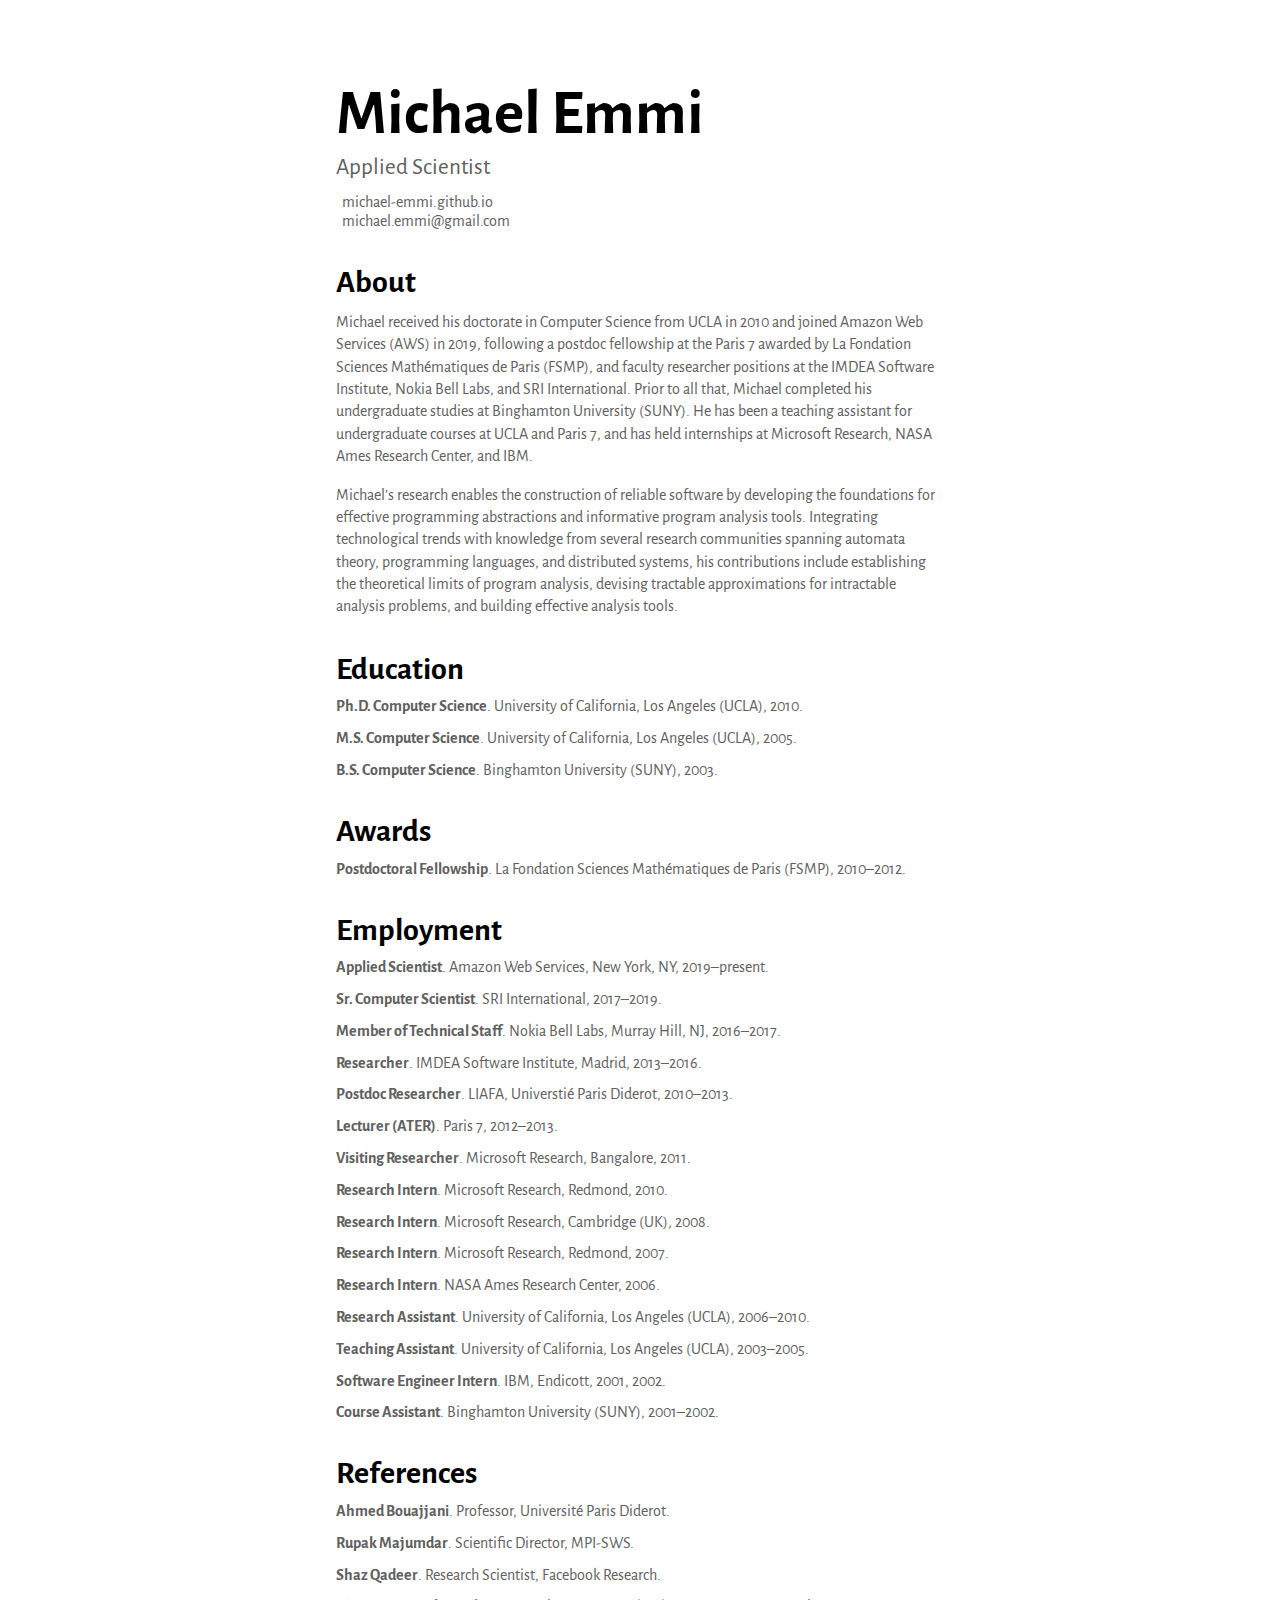
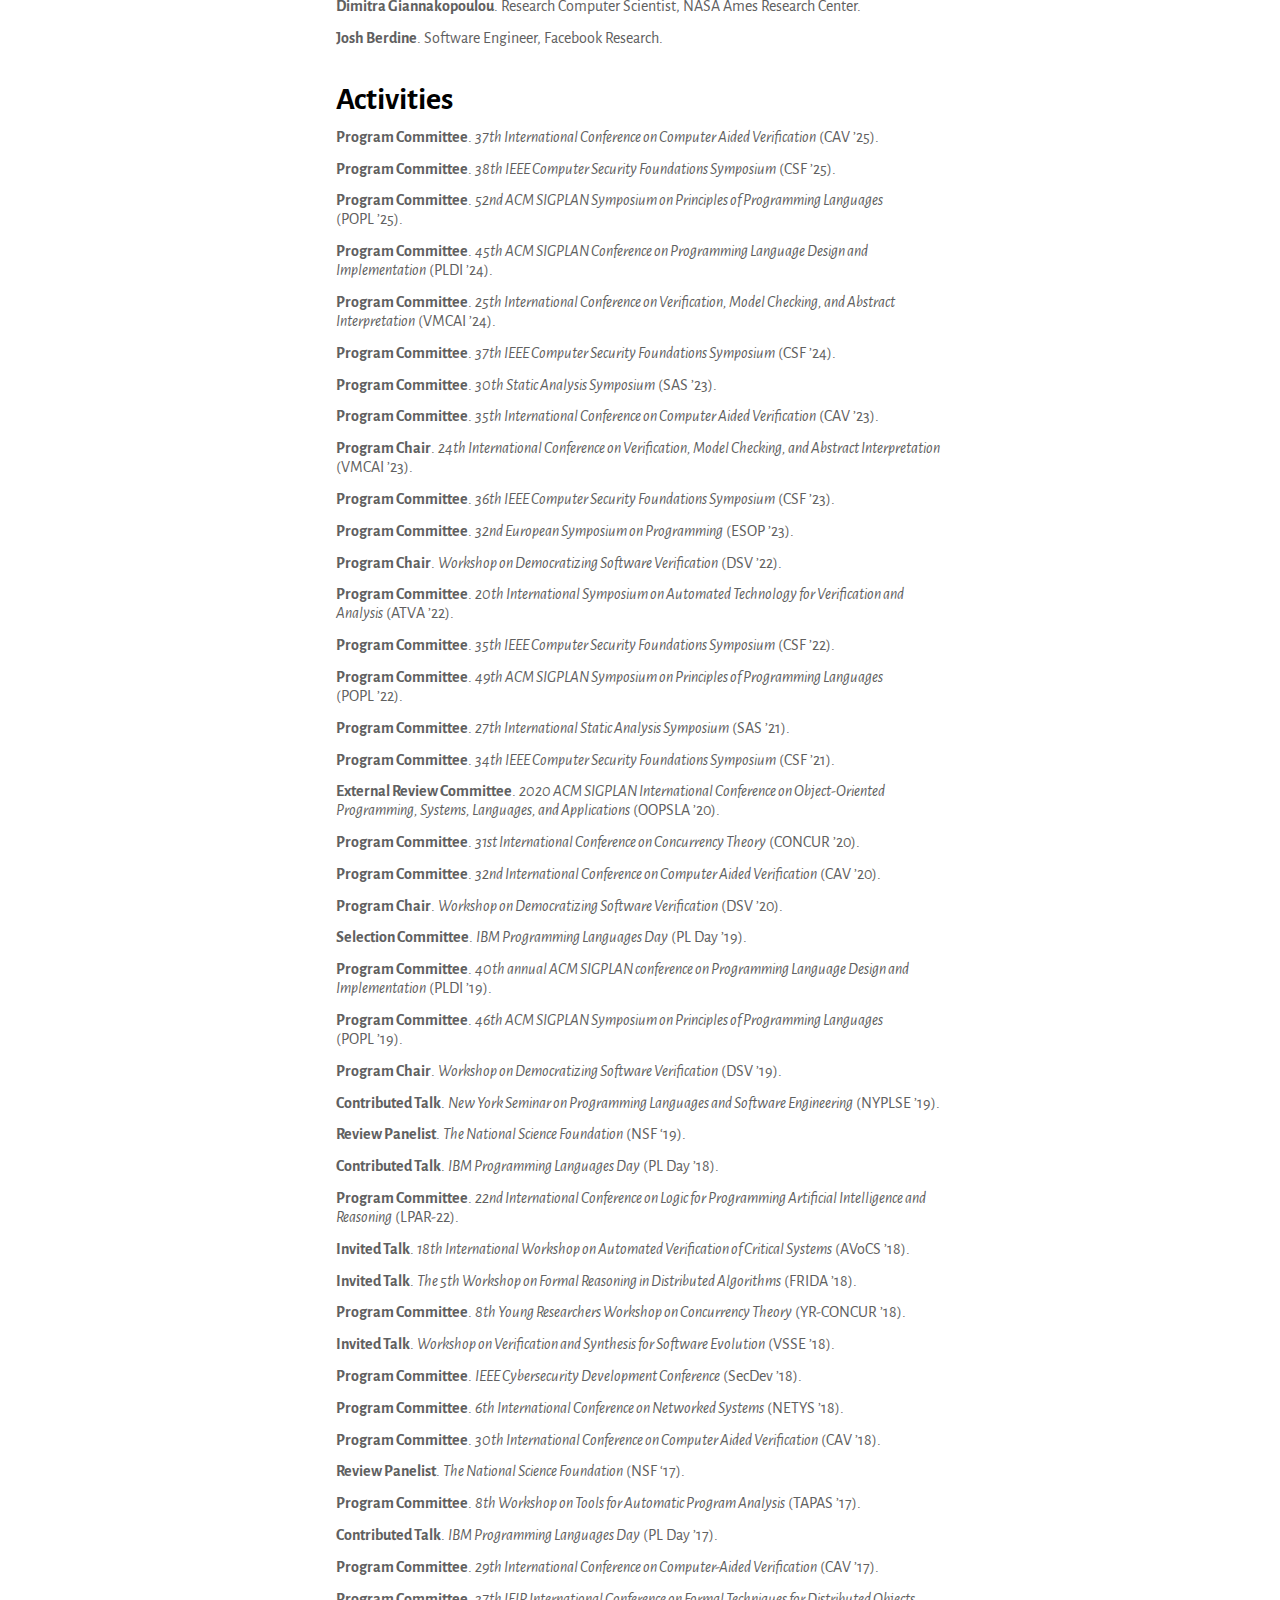
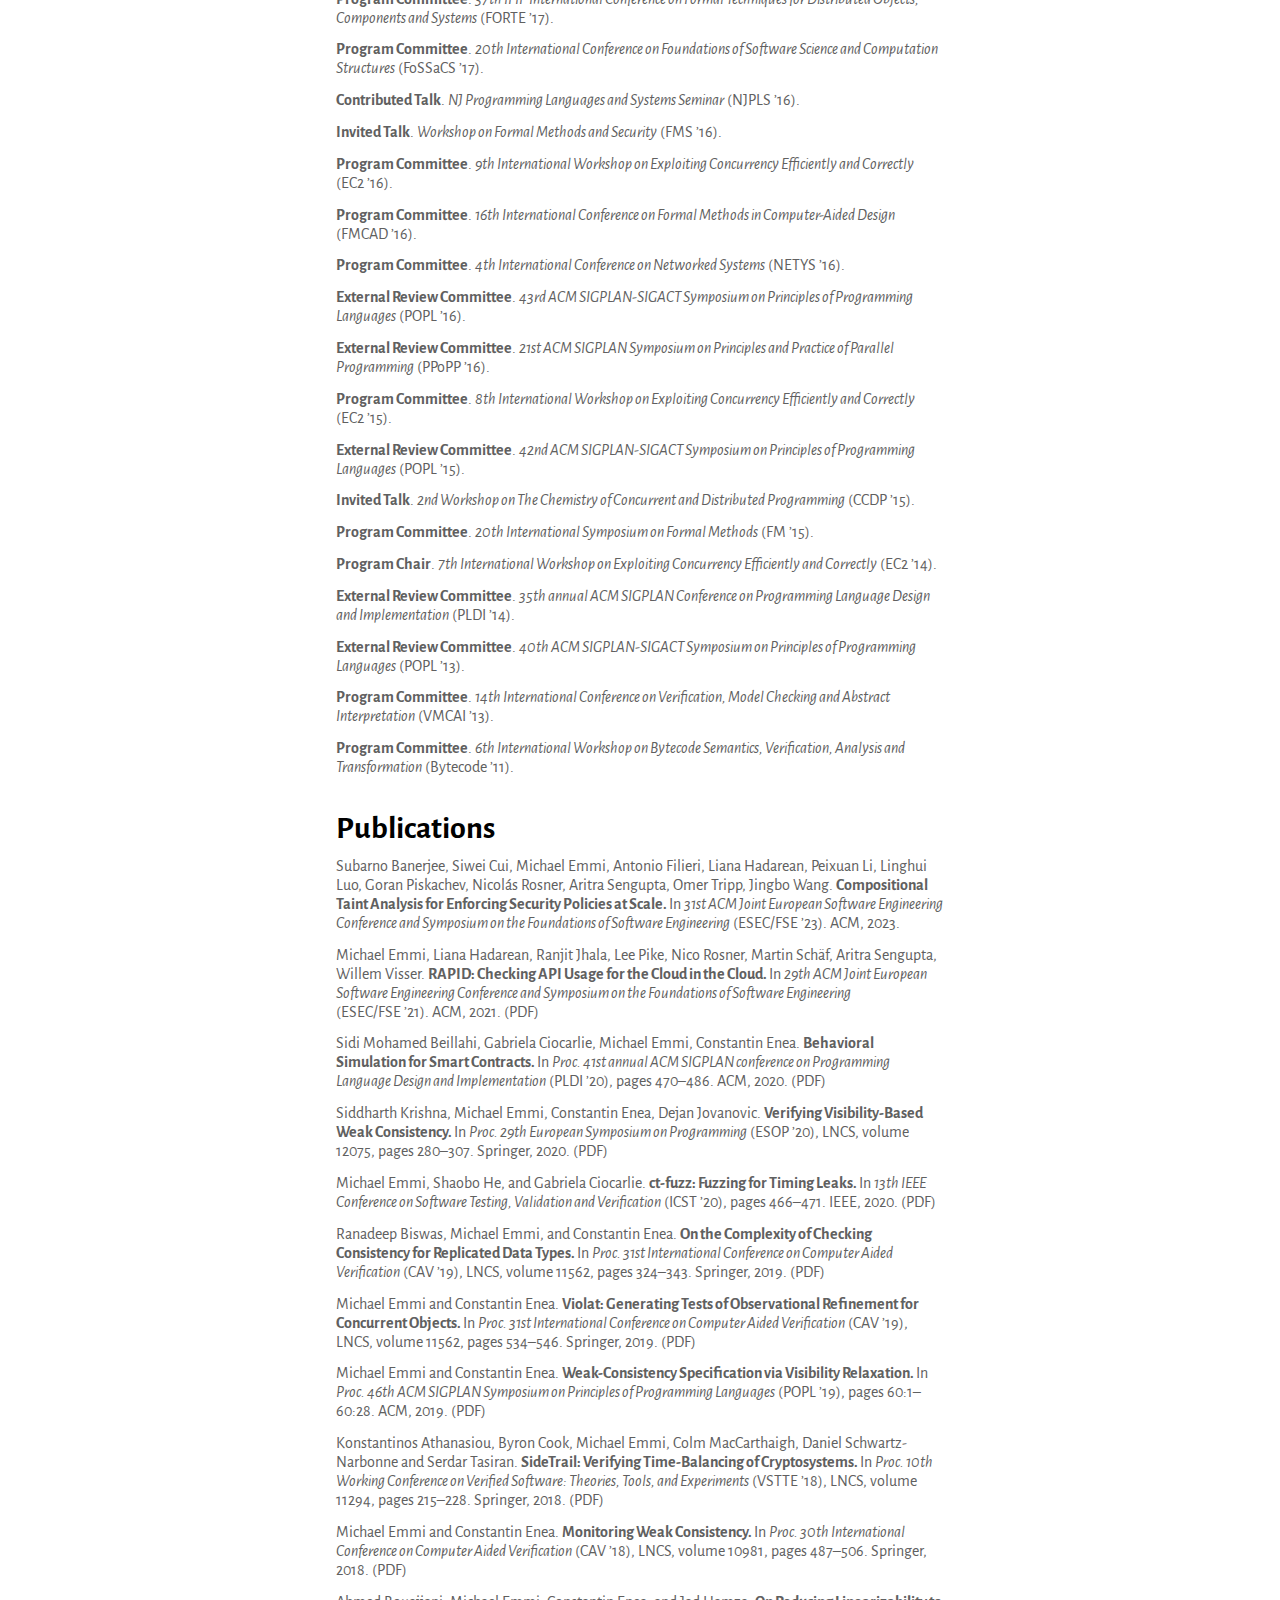
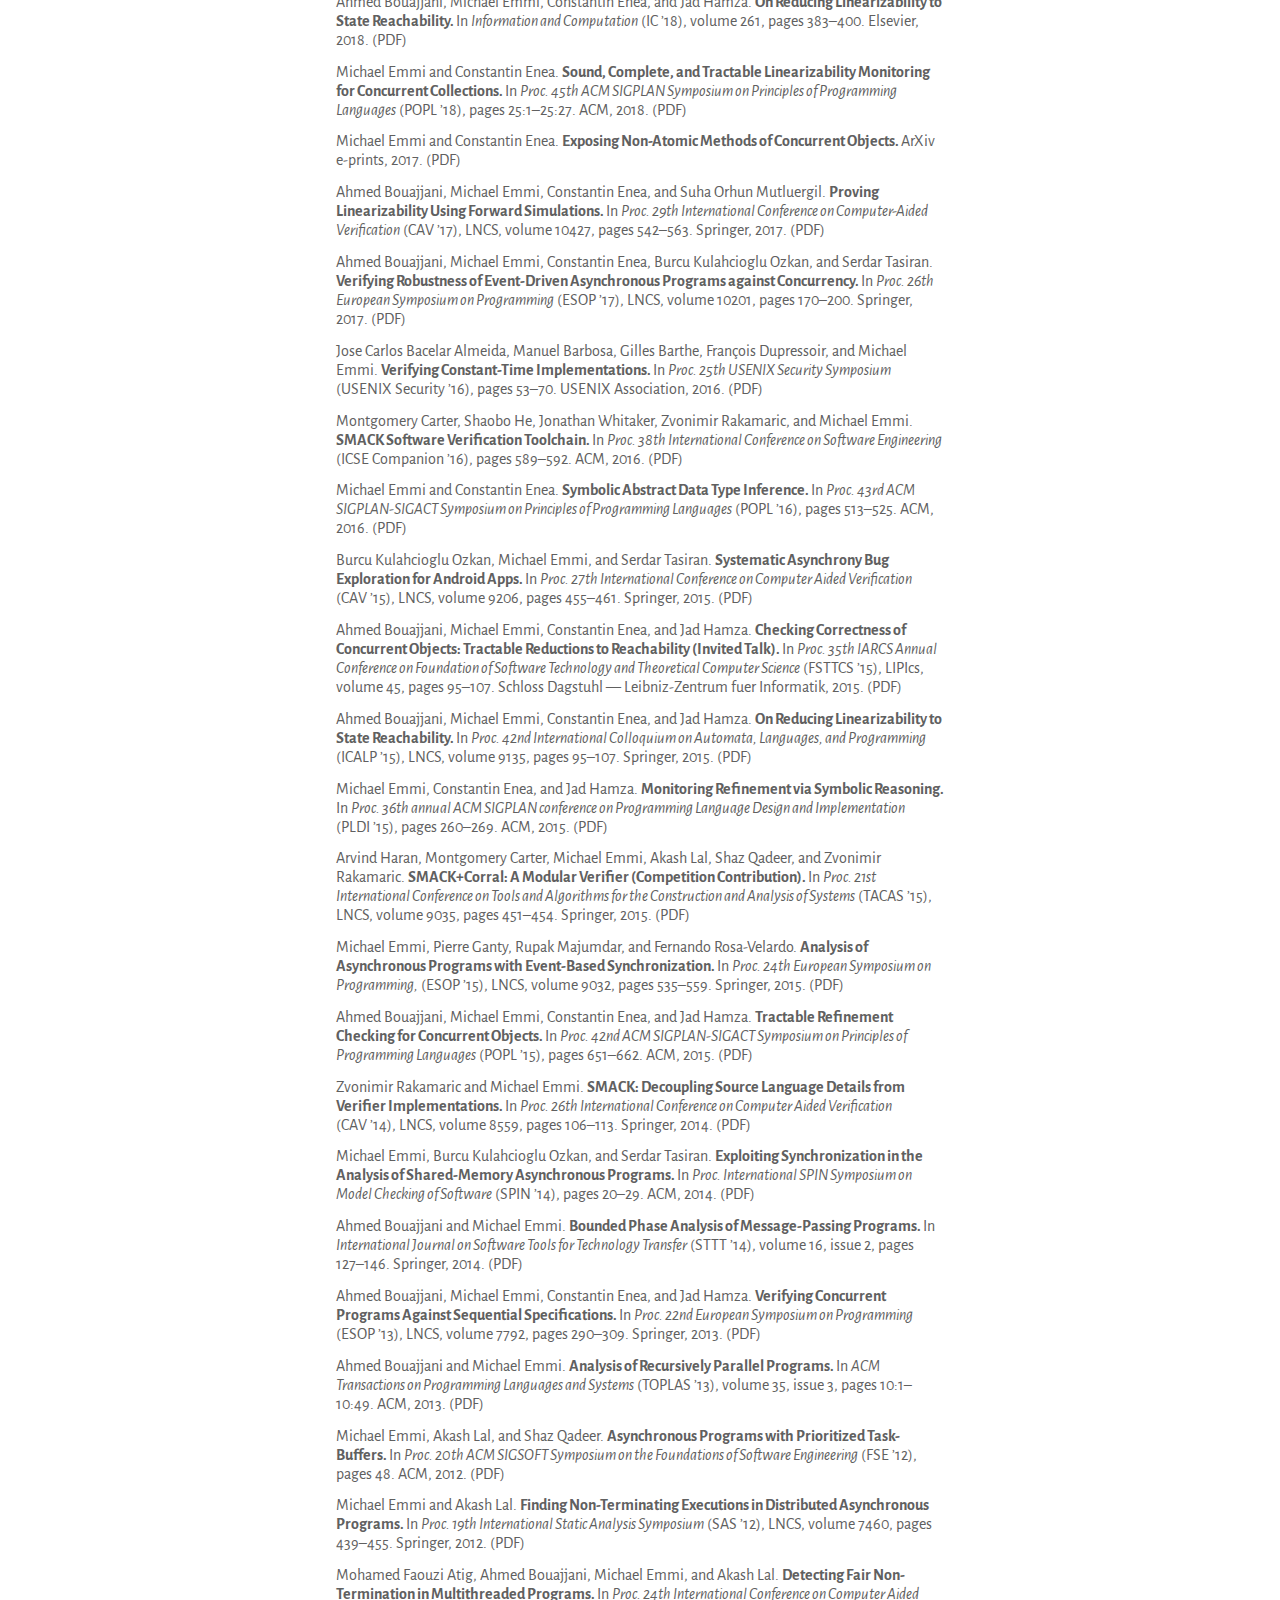
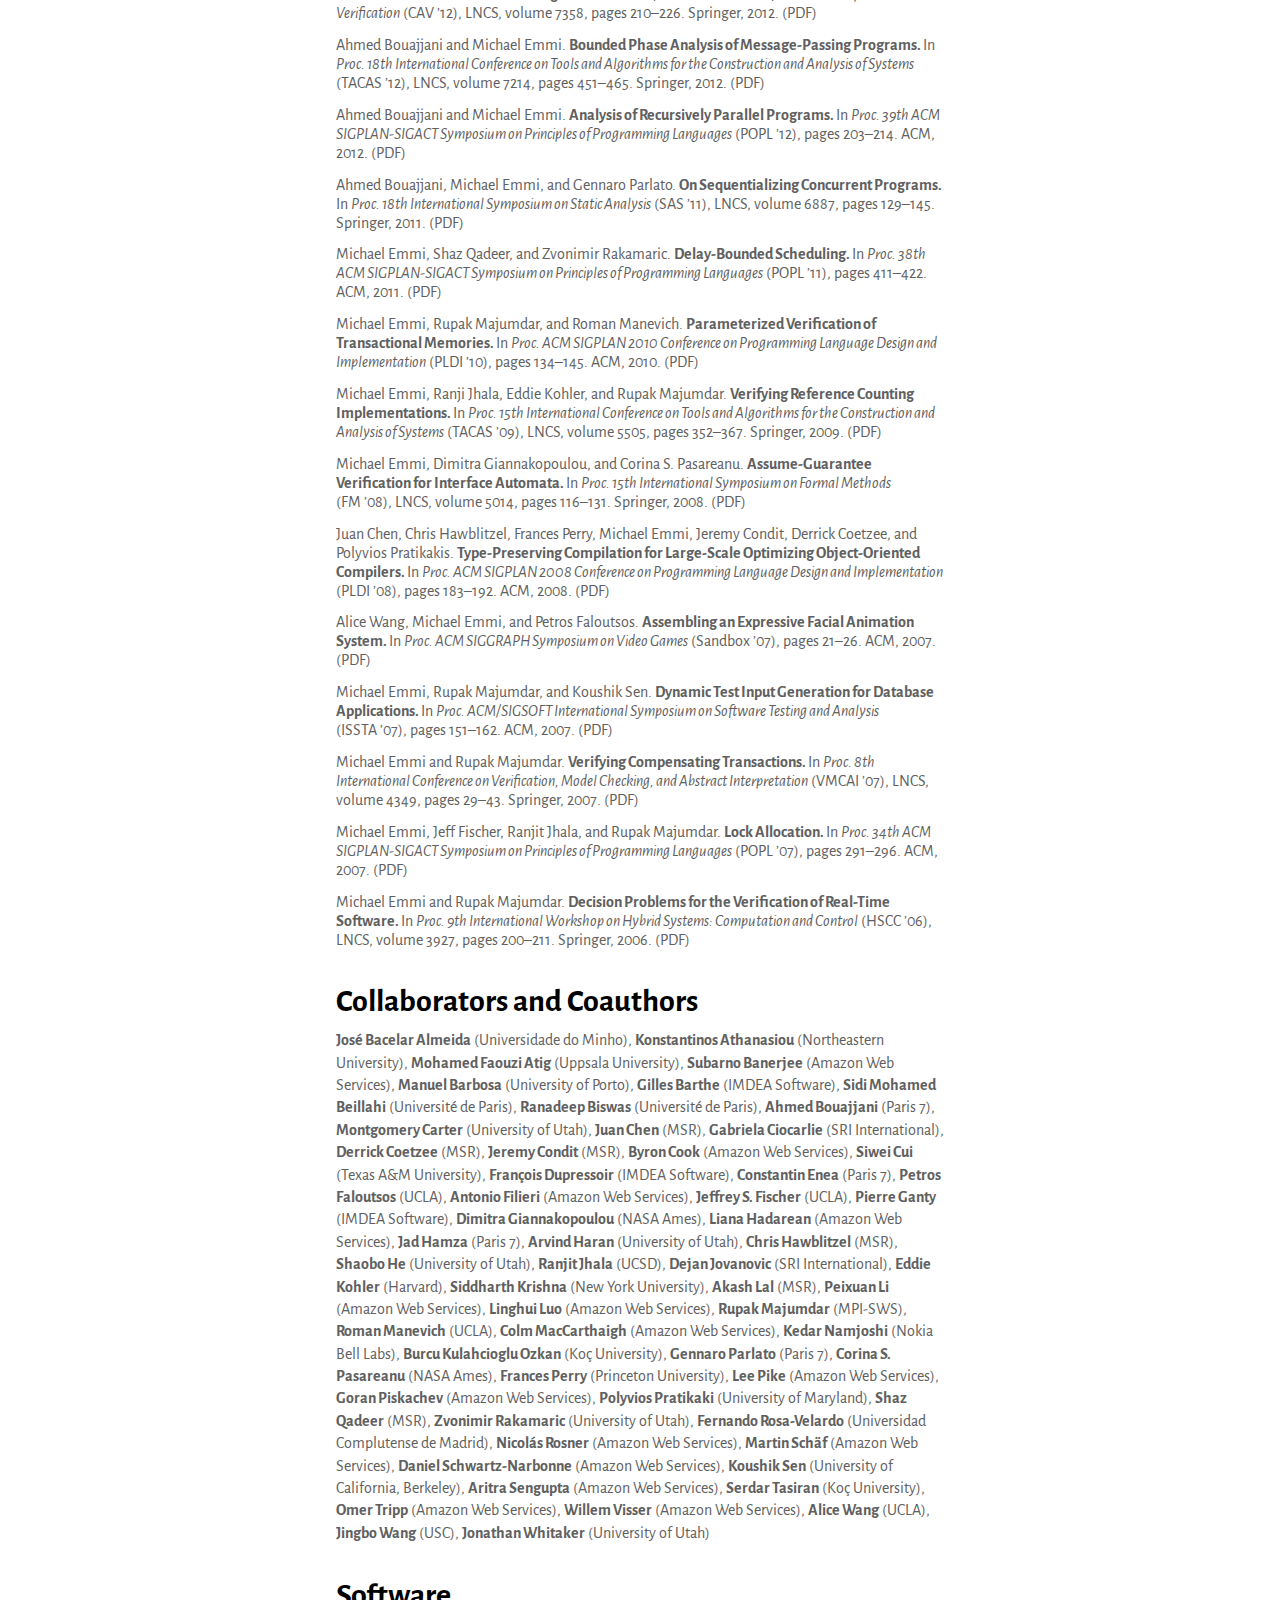
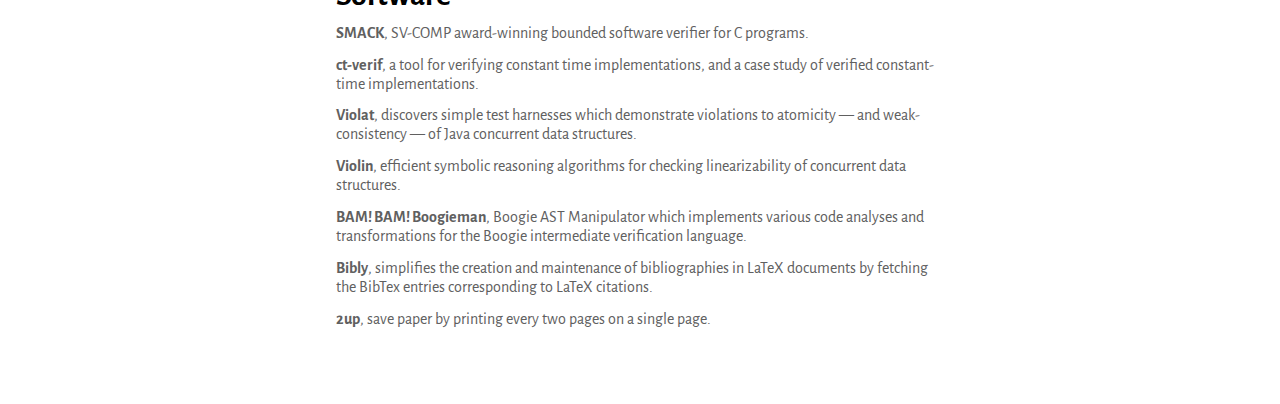
<file: cv.html>
<!DOCTYPE html>
<html lang="en">
  <head>
    <meta charset='utf-8'>
    <meta name="description" class="template" content="Michael Emmi: Applied Scientist / Amazon Web Services">
    <link rel="stylesheet" media="screen" href="css/screen.css">
    <link rel="stylesheet" media="print" href="css/print.css">
    <link rel="stylesheet" href="css/cv.css">
    <title>Michael Emmi</title>
  </head>

  <body>
    <section id="header">
      <h1 class="title">Michael Emmi</h1>
      <div class="tagline">Applied Scientist</div>
        <div class="row">
          <div class="column left">
            
          </div>
          <div class="column right">
            <a href="https://michael-emmi.github.io">michael-emmi.github.io</a><br>
            <a href="mailto:michael.emmi@gmail.com">michael.emmi@gmail.com</a><br>
          </div>
        </div>
    </section>

    <section id="about">
      <h2>About</h2>
      <div>
          <p>Michael received his doctorate in Computer Science from UCLA in 2010 and joined Amazon Web Services (AWS) in 2019, following a postdoc fellowship at the Paris 7 awarded by La Fondation Sciences Mathématiques de Paris (FSMP), and faculty researcher positions at the IMDEA Software Institute, Nokia Bell Labs, and SRI International. Prior to all that, Michael completed his undergraduate studies at Binghamton University (SUNY). He has been a teaching assistant for undergraduate courses at UCLA and Paris 7, and has held internships at Microsoft Research, NASA Ames Research Center, and IBM.</p>
          <p>Michael’s research enables the construction of reliable software by developing the foundations for effective programming abstractions and informative program analysis tools. Integrating technological trends with knowledge from several research communities spanning automata theory, programming languages, and distributed systems, his contributions include establishing the theoretical limits of program analysis, devising tractable approximations for intractable analysis problems, and building effective analysis tools.</p>
      </div>
    </section>

    <section id="education">
      <h2>Education</h2>
        <div class="item">
          <span class="article-title">Ph.D. Computer Science</span>.
          <!-- , advised by Rupak Majumdar. -->
          University of California, Los Angeles (UCLA), 2010.
        </div>
        <div class="item">
          <span class="article-title">M.S. Computer Science</span>.
          <!-- . -->
          University of California, Los Angeles (UCLA), 2005.
        </div>
        <div class="item">
          <span class="article-title">B.S. Computer Science</span>.
          <!-- , graduated Magna Cum Laude, with Physics minor. -->
          Binghamton University (SUNY), 2003.
        </div>
    </section>

    <section id="awards">
      <h2>Awards</h2>
        <div class="item">
          <span class="article-title">Postdoctoral Fellowship</span>. La Fondation Sciences Mathématiques de Paris (FSMP), 2010–2012.
        </div>
    </section>

    <section id="positions">
      <h2>Employment</h2>
        <div class="item">
          <span class="article-title">Applied Scientist</span>. Amazon Web Services, New York, NY, 2019–present.
        </div>
        <div class="item">
          <span class="article-title">Sr. Computer Scientist</span>. SRI International, 2017–2019.
        </div>
        <div class="item">
          <span class="article-title">Member of Technical Staff</span>. Nokia Bell Labs, Murray Hill, NJ, 2016–2017.
        </div>
        <div class="item">
          <span class="article-title">Researcher</span>. IMDEA Software Institute, Madrid, 2013–2016.
        </div>
        <div class="item">
          <span class="article-title">Postdoc Researcher</span>. LIAFA, Universtié Paris Diderot, 2010–2013.
        </div>
        <div class="item">
          <span class="article-title">Lecturer (ATER)</span>. Paris 7, 2012–2013.
        </div>
        <div class="item">
          <span class="article-title">Visiting Researcher</span>. Microsoft Research, Bangalore, 2011.
        </div>
        <div class="item">
          <span class="article-title">Research Intern</span>. Microsoft Research, Redmond, 2010.
        </div>
        <div class="item">
          <span class="article-title">Research Intern</span>. Microsoft Research, Cambridge (UK), 2008.
        </div>
        <div class="item">
          <span class="article-title">Research Intern</span>. Microsoft Research, Redmond, 2007.
        </div>
        <div class="item">
          <span class="article-title">Research Intern</span>. NASA Ames Research Center, 2006.
        </div>
        <div class="item">
          <span class="article-title">Research Assistant</span>. University of California, Los Angeles (UCLA), 2006–2010.
        </div>
        <div class="item">
          <span class="article-title">Teaching Assistant</span>. University of California, Los Angeles (UCLA), 2003–2005.
        </div>
        <div class="item">
          <span class="article-title">Software Engineer Intern</span>. IBM, Endicott, 2001, 2002.
        </div>
        <div class="item">
          <span class="article-title">Course Assistant</span>. Binghamton University (SUNY), 2001–2002.
        </div>
    </section>

    <section id="references">
      <h2>References</h2>
        <div class="item">
          <span class="article-title"><a href="https://www.irif.fr/~abou//">Ahmed Bouajjani</a></span>. Professor, Université Paris Diderot.
          <span class="print-only"><a href="mailto:abou@irif.fr">abou@irif.fr</a></span>
        </div>
        <div class="item">
          <span class="article-title"><a href="http://www.mpi-sws.org/~rupak/">Rupak Majumdar</a></span>. Scientific Director, MPI-SWS.
          <span class="print-only"><a href="mailto:rupak@mpi-sws.org">rupak@mpi-sws.org</a></span>
        </div>
        <div class="item">
          <span class="article-title"><a href="https://research.fb.com/people/qadeer-shaz/">Shaz Qadeer</a></span>. Research Scientist, Facebook Research.
          
        </div>
        <div class="item">
          <span class="article-title"><a href="http://ti.arc.nasa.gov/profile/dimitra/">Dimitra Giannakopoulou</a></span>. Research Computer Scientist, NASA Ames Research Center.
          <span class="print-only"><a href="mailto:Dimitra.Giannakopoulou@nasa.gov">Dimitra.Giannakopoulou@nasa.gov</a></span>
        </div>
        <div class="item">
          <span class="article-title"><a href="https://research.fb.com/people/berdine-josh/">Josh Berdine</a></span>. Software Engineer, Facebook Research.
          
        </div>
    </section>

    <section id="activities">
      <h2>Activities</h2>
        <div class="item">
          <span class="article-title">Program Committee</span>.
          <span class="article-volume"><a href="https://conferences.i-cav.org/2025/">37th International Conference on Computer Aided Verification</a></span>
          (<nobr>CAV ’25</nobr>).
        </div>
        <div class="item">
          <span class="article-title">Program Committee</span>.
          <span class="article-volume"><a href="https://csf2025.ieee-security.org">38th IEEE Computer Security Foundations Symposium</a></span>
          (<nobr>CSF ’25</nobr>).
        </div>
        <div class="item">
          <span class="article-title">Program Committee</span>.
          <span class="article-volume"><a href="https://popl25.sigplan.org">52nd ACM SIGPLAN Symposium on Principles of Programming Languages</a></span>
          (<nobr>POPL ’25</nobr>).
        </div>
        <div class="item">
          <span class="article-title">Program Committee</span>.
          <span class="article-volume"><a href="https://pldi24.sigplan.org">45th ACM SIGPLAN Conference on Programming Language Design and Implementation</a></span>
          (<nobr>PLDI ’24</nobr>).
        </div>
        <div class="item">
          <span class="article-title">Program Committee</span>.
          <span class="article-volume"><a href="https://popl24.sigplan.org/home/VMCAI-2024">25th International Conference on Verification, Model Checking, and Abstract Interpretation</a></span>
          (<nobr>VMCAI ’24</nobr>).
        </div>
        <div class="item">
          <span class="article-title">Program Committee</span>.
          <span class="article-volume"><a href="https://csf2024.ieee-security.org">37th IEEE Computer Security Foundations Symposium</a></span>
          (<nobr>CSF ’24</nobr>).
        </div>
        <div class="item">
          <span class="article-title">Program Committee</span>.
          <span class="article-volume"><a href="https://conf.researchr.org/home/sas-2023">30th Static Analysis Symposium</a></span>
          (<nobr>SAS ’23</nobr>).
        </div>
        <div class="item">
          <span class="article-title">Program Committee</span>.
          <span class="article-volume"><a href="http://i-cav.org/2023/">35th International Conference on Computer Aided Verification</a></span>
          (<nobr>CAV ’23</nobr>).
        </div>
        <div class="item">
          <span class="article-title">Program Chair</span>.
          <span class="article-volume"><a href="https://popl23.sigplan.org/home/VMCAI-2023">24th International Conference on Verification, Model Checking, and Abstract Interpretation</a></span>
          (<nobr>VMCAI ’23</nobr>).
        </div>
        <div class="item">
          <span class="article-title">Program Committee</span>.
          <span class="article-volume"><a href="https://www.ieee-security.org/TC/CSF2023/">36th IEEE Computer Security Foundations Symposium</a></span>
          (<nobr>CSF ’23</nobr>).
        </div>
        <div class="item">
          <span class="article-title">Program Committee</span>.
          <span class="article-volume">32nd European Symposium on Programming</span>
          (<nobr>ESOP ’23</nobr>).
        </div>
        <div class="item">
          <span class="article-title">Program Chair</span>.
          <span class="article-volume"><a href="https://smackers.github.io/democratizing-software-verification-workshop-2022/">Workshop on Democratizing Software Verification</a></span>
          (<nobr>DSV ’22</nobr>).
        </div>
        <div class="item">
          <span class="article-title">Program Committee</span>.
          <span class="article-volume"><a href="https://atva-conference.org/2022/">20th International Symposium on Automated Technology for Verification and Analysis</a></span>
          (<nobr>ATVA ’22</nobr>).
        </div>
        <div class="item">
          <span class="article-title">Program Committee</span>.
          <span class="article-volume"><a href="https://www.ieee-security.org/TC/CSF2022/">35th IEEE Computer Security Foundations Symposium</a></span>
          (<nobr>CSF ’22</nobr>).
        </div>
        <div class="item">
          <span class="article-title">Program Committee</span>.
          <span class="article-volume"><a href="https://popl22.sigplan.org">49th ACM SIGPLAN Symposium on Principles of Programming Languages</a></span>
          (<nobr>POPL ’22</nobr>).
        </div>
        <div class="item">
          <span class="article-title">Program Committee</span>.
          <span class="article-volume"><a href="https://conf.researchr.org/home/sas-2021">27th International Static Analysis Symposium</a></span>
          (<nobr>SAS ’21</nobr>).
        </div>
        <div class="item">
          <span class="article-title">Program Committee</span>.
          <span class="article-volume"><a href="https://www.ieee-security.org/TC/CSF2021/">34th IEEE Computer Security Foundations Symposium</a></span>
          (<nobr>CSF ’21</nobr>).
        </div>
        <div class="item">
          <span class="article-title">External Review Committee</span>.
          <span class="article-volume"><a href="https://2020.splashcon.org/track/splash-2020-oopsla">2020 ACM SIGPLAN International Conference on Object-Oriented Programming, Systems, Languages, and Applications</a></span>
          (<nobr>OOPSLA ’20</nobr>).
        </div>
        <div class="item">
          <span class="article-title">Program Committee</span>.
          <span class="article-volume"><a href="https://concur2020.forsyte.at">31st International Conference on Concurrency Theory</a></span>
          (<nobr>CONCUR ’20</nobr>).
        </div>
        <div class="item">
          <span class="article-title">Program Committee</span>.
          <span class="article-volume"><a href="http://i-cav.org/2020/">32nd International Conference on Computer Aided Verification</a></span>
          (<nobr>CAV ’20</nobr>).
        </div>
        <div class="item">
          <span class="article-title">Program Chair</span>.
          <span class="article-volume"><a href="https://smackers.github.io/democratizing-software-verification-workshop-2020/">Workshop on Democratizing Software Verification</a></span>
          (<nobr>DSV ’20</nobr>).
        </div>
        <div class="item">
          <span class="article-title">Selection Committee</span>.
          <span class="article-volume"><a href="https://ibm.biz/plday2019">IBM Programming Languages Day</a></span>
          (<nobr>PL Day ’19</nobr>).
        </div>
        <div class="item">
          <span class="article-title">Program Committee</span>.
          <span class="article-volume"><a href="https://conf.researchr.org/home/pldi-2019">40th annual ACM SIGPLAN conference on Programming Language Design and Implementation</a></span>
          (<nobr>PLDI ’19</nobr>).
        </div>
        <div class="item">
          <span class="article-title">Program Committee</span>.
          <span class="article-volume"><a href="https://popl19.sigplan.org">46th ACM SIGPLAN Symposium on Principles of Programming Languages</a></span>
          (<nobr>POPL ’19</nobr>).
        </div>
        <div class="item">
          <span class="article-title">Program Chair</span>.
          <span class="article-volume"><a href="https://smackers.github.io/democratizing-software-verification-workshop-2019/">Workshop on Democratizing Software Verification</a></span>
          (<nobr>DSV ’19</nobr>).
        </div>
        <div class="item">
          <span class="article-title">Contributed Talk</span>.
          <span class="article-volume"><a href="https://nyplse.commons.gc.cuny.edu">New York Seminar on Programming Languages and Software Engineering</a></span>
          (<nobr>NYPLSE ’19</nobr>).
        </div>
        <div class="item">
          <span class="article-title">Review Panelist</span>.
          <span class="article-volume"><a href="https://www.nsf.gov">The National Science Foundation</a></span>
          (<nobr>NSF ‘19</nobr>).
        </div>
        <div class="item">
          <span class="article-title">Contributed Talk</span>.
          <span class="article-volume"><a href="https://ibm.biz/plday2018">IBM Programming Languages Day</a></span>
          (<nobr>PL Day ’18</nobr>).
        </div>
        <div class="item">
          <span class="article-title">Program Committee</span>.
          <span class="article-volume"><a href="http://easychair.org/smart-program/LPAR-22/">22nd International Conference on Logic for Programming Artificial Intelligence and Reasoning</a></span>
          (<nobr>LPAR-22</nobr>).
        </div>
        <div class="item">
          <span class="article-title">Invited Talk</span>.
          <span class="article-volume"><a href="http://avocs18.irisa.fr">18th International Workshop on Automated Verification of Critical Systems</a></span>
          (<nobr>AVoCS ’18</nobr>).
        </div>
        <div class="item">
          <span class="article-title">Invited Talk</span>.
          <span class="article-volume"><a href="http://forsyte.at/events/frida2018/">The 5th Workshop on Formal Reasoning in Distributed Algorithms</a></span>
          (<nobr>FRIDA ’18</nobr>).
        </div>
        <div class="item">
          <span class="article-title">Program Committee</span>.
          <span class="article-volume"><a href="https://www.irif.fr/~cenea/yr-concur2018/">8th Young Researchers Workshop on Concurrency Theory</a></span>
          (<nobr>YR-CONCUR ’18</nobr>).
        </div>
        <div class="item">
          <span class="article-title">Invited Talk</span>.
          <span class="article-volume"><a href="http://www.cs.princeton.edu/~grigoryf/vsse_program.html">Workshop on Verification and Synthesis for Software Evolution</a></span>
          (<nobr>VSSE ’18</nobr>).
        </div>
        <div class="item">
          <span class="article-title">Program Committee</span>.
          <span class="article-volume"><a href="http://secdev.ieee.org/2018/home">IEEE Cybersecurity Development Conference</a></span>
          (<nobr>SecDev ’18</nobr>).
        </div>
        <div class="item">
          <span class="article-title">Program Committee</span>.
          <span class="article-volume"><a href="http://netys.net">6th International Conference on Networked Systems</a></span>
          (<nobr>NETYS ’18</nobr>).
        </div>
        <div class="item">
          <span class="article-title">Program Committee</span>.
          <span class="article-volume"><a href="http://cavconference.org/2018/">30th International Conference on Computer Aided Verification</a></span>
          (<nobr>CAV ’18</nobr>).
        </div>
        <div class="item">
          <span class="article-title">Review Panelist</span>.
          <span class="article-volume"><a href="https://www.nsf.gov">The National Science Foundation</a></span>
          (<nobr>NSF ‘17</nobr>).
        </div>
        <div class="item">
          <span class="article-title">Program Committee</span>.
          <span class="article-volume"><a href="http://cs.nyu.edu/acsys/tapas2017/">8th Workshop on Tools for Automatic Program Analysis</a></span>
          (<nobr>TAPAS ’17</nobr>).
        </div>
        <div class="item">
          <span class="article-title">Contributed Talk</span>.
          <span class="article-volume"><a href="https://ibm.biz/plday2017">IBM Programming Languages Day</a></span>
          (<nobr>PL Day ’17</nobr>).
        </div>
        <div class="item">
          <span class="article-title">Program Committee</span>.
          <span class="article-volume"><a href="http://cavconference.org/2017/">29th International Conference on Computer-Aided Verification</a></span>
          (<nobr>CAV ’17</nobr>).
        </div>
        <div class="item">
          <span class="article-title">Program Committee</span>.
          <span class="article-volume">37th IFIP International Conference on Formal Techniques for Distributed Objects, Components and Systems</span>
          (<nobr>FORTE ’17</nobr>).
        </div>
        <div class="item">
          <span class="article-title">Program Committee</span>.
          <span class="article-volume"><a href="http://www.etaps.org/index.php/2017/fossacs">20th International Conference on Foundations of Software Science and Computation Structures</a></span>
          (<nobr>FoSSaCS ’17</nobr>).
        </div>
        <div class="item">
          <span class="article-title">Contributed Talk</span>.
          <span class="article-volume"><a href="http://www.njpls.org/sep16.html">NJ Programming Languages and Systems Seminar</a></span>
          (<nobr>NJPLS ’16</nobr>).
        </div>
        <div class="item">
          <span class="article-title">Invited Talk</span>.
          <span class="article-volume"><a href="https://conf.researchr.org/track/pldi-2016/FMS-2016-papers">Workshop on Formal Methods and Security</a></span>
          (<nobr>FMS ’16</nobr>).
        </div>
        <div class="item">
          <span class="article-title">Program Committee</span>.
          <span class="article-volume"><a href="http://ecee.colorado.edu/pavol/ec2-2016/">9th International Workshop on Exploiting Concurrency Efficiently and Correctly</a></span>
          (<nobr>EC2 ’16</nobr>).
        </div>
        <div class="item">
          <span class="article-title">Program Committee</span>.
          <span class="article-volume"><a href="http://www.cs.utexas.edu/~hunt/fmcad/">16th International Conference on Formal Methods in Computer-Aided Design</a></span>
          (<nobr>FMCAD ’16</nobr>).
        </div>
        <div class="item">
          <span class="article-title">Program Committee</span>.
          <span class="article-volume"><a href="http://netys.net">4th International Conference on Networked Systems</a></span>
          (<nobr>NETYS ’16</nobr>).
        </div>
        <div class="item">
          <span class="article-title">External Review Committee</span>.
          <span class="article-volume"><a href="http://conf.researchr.org/home/POPL-2016">43rd ACM SIGPLAN-SIGACT Symposium on Principles of Programming Languages</a></span>
          (<nobr>POPL ’16</nobr>).
        </div>
        <div class="item">
          <span class="article-title">External Review Committee</span>.
          <span class="article-volume"><a href="https://ppopp15.soe.ucsc.edu">21st ACM SIGPLAN Symposium on Principles and Practice of Parallel Programming</a></span>
          (<nobr>PPoPP ’16</nobr>).
        </div>
        <div class="item">
          <span class="article-title">Program Committee</span>.
          <span class="article-volume"><a href="http://multicore.doc.ic.ac.uk/events/ec2/">8th International Workshop on Exploiting Concurrency Efficiently and Correctly</a></span>
          (<nobr>EC2 ’15</nobr>).
        </div>
        <div class="item">
          <span class="article-title">External Review Committee</span>.
          <span class="article-volume"><a href="http://popl.mpi-sws.org/2015/">42nd ACM SIGPLAN-SIGACT Symposium on Principles of Programming Languages</a></span>
          (<nobr>POPL ’15</nobr>).
        </div>
        <div class="item">
          <span class="article-title">Invited Talk</span>.
          <span class="article-volume"><a href="http://netys.net/history/netys2015/workshops/index.html">2nd Workshop on The Chemistry of Concurrent and Distributed Programming</a></span>
          (<nobr>CCDP ’15</nobr>).
        </div>
        <div class="item">
          <span class="article-title">Program Committee</span>.
          <span class="article-volume"><a href="http://fm2015.ifi.uio.no">20th International Symposium on Formal Methods</a></span>
          (<nobr>FM ’15</nobr>).
        </div>
        <div class="item">
          <span class="article-title">Program Chair</span>.
          <span class="article-volume"><a href="http://software.imdea.org/ec2-2014/">7th International Workshop on Exploiting Concurrency Efficiently and Correctly</a></span>
          (<nobr>EC2 ’14</nobr>).
        </div>
        <div class="item">
          <span class="article-title">External Review Committee</span>.
          <span class="article-volume"><a href="http://conferences.inf.ed.ac.uk/pldi2014/">35th annual ACM SIGPLAN Conference on Programming Language Design and Implementation</a></span>
          (<nobr>PLDI ’14</nobr>).
        </div>
        <div class="item">
          <span class="article-title">External Review Committee</span>.
          <span class="article-volume"><a href="http://popl.mpi-sws.org/2013/">40th ACM SIGPLAN-SIGACT Symposium on Principles of Programming Languages</a></span>
          (<nobr>POPL ’13</nobr>).
        </div>
        <div class="item">
          <span class="article-title">Program Committee</span>.
          <span class="article-volume"><a href="http://vmcai13.di.univr.it/">14th International Conference on Verification, Model Checking and Abstract Interpretation</a></span>
          (<nobr>VMCAI ’13</nobr>).
        </div>
        <div class="item">
          <span class="article-title">Program Committee</span>.
          <span class="article-volume"><a href="http://vmcai13.di.univr.it/">6th International Workshop on Bytecode Semantics, Verification, Analysis and Transformation</a></span>
          (<nobr>Bytecode ’11</nobr>).
        </div>
    </section>

    <section id="publications">
      <h2>Publications</h2>
        <div class="item">
          Subarno Banerjee, Siwei Cui, Michael Emmi, Antonio Filieri, Liana Hadarean, Peixuan Li, Linghui Luo, Goran Piskachev, Nicolás Rosner, Aritra Sengupta, Omer Tripp, Jingbo Wang.
          <span class="article-title">
              <a href="https://doi.org/10.1145/3611643.3613889">Compositional Taint Analysis for Enforcing Security Policies at Scale</a>.
          </span>
            In <span class="article-volume">31st ACM Joint European Software Engineering Conference and Symposium on the Foundations of Software Engineering</span>
            (<nobr>ESEC/FSE ’23</nobr>).
            ACM, 2023.
          
        </div>
        <div class="item">
          Michael Emmi, Liana Hadarean, Ranjit Jhala, Lee Pike, Nico Rosner, Martin Schäf, Aritra Sengupta, Willem Visser.
          <span class="article-title">
              <a href="https://doi.org/10.1145/3468264.3473934">RAPID: Checking API Usage for the Cloud in the Cloud</a>.
          </span>
            In <span class="article-volume">29th ACM Joint European Software Engineering Conference and Symposium on the Foundations of Software Engineering</span>
            (<nobr>ESEC/FSE ’21</nobr>).
            ACM, 2021.
          <span class="screen-only">(<a href="https://github.com/michael-emmi/research-papers/raw/master/conf-sigsoft-EmmiHJPRSSV21.pdf">PDF</a>)</span>
        </div>
        <div class="item">
          Sidi Mohamed Beillahi, Gabriela Ciocarlie, Michael Emmi, Constantin Enea.
          <span class="article-title">
              <a href="https://doi.org/10.1145/3385412.3386022">Behavioral Simulation for Smart Contracts</a>.
          </span>
            In <span class="article-volume">Proc. 41st annual ACM SIGPLAN conference on Programming Language Design and Implementation</span>
            (<nobr>PLDI ’20</nobr>), pages 470–486.
            ACM, 2020.
          <span class="screen-only">(<a href="https://github.com/michael-emmi/research-papers/raw/master/conf-pldi-BeillahiCEE20.pdf">PDF</a>)</span>
        </div>
        <div class="item">
          Siddharth Krishna, Michael Emmi, Constantin Enea, Dejan Jovanovic.
          <span class="article-title">
              <a href="https://doi.org/10.1007/978-3-030-44914-8_11">Verifying Visibility-Based Weak Consistency</a>.
          </span>
            In <span class="article-volume">Proc. 29th European Symposium on Programming</span>
            (<nobr>ESOP ’20</nobr>), LNCS, volume 12075, pages 280–307.
            Springer, 2020.
          <span class="screen-only">(<a href="https://github.com/michael-emmi/research-papers/raw/master/conf-esop-KrishnaEEJ20.pdf">PDF</a>)</span>
        </div>
        <div class="item">
          Michael Emmi, Shaobo He, and Gabriela Ciocarlie.
          <span class="article-title">
              <a href="https://doi.org/10.1109/ICST46399.2020.00063">ct-fuzz: Fuzzing for Timing Leaks</a>.
          </span>
            In <span class="article-volume">13th IEEE Conference on Software Testing, Validation and Verification</span>
            (<nobr>ICST ’20</nobr>), pages 466–471.
            IEEE, 2020.
          <span class="screen-only">(<a href="https://github.com/michael-emmi/research-papers/raw/master/conf-icst-HeEC20.pdf">PDF</a>)</span>
        </div>
        <div class="item">
          Ranadeep Biswas, Michael Emmi, and Constantin Enea.
          <span class="article-title">
              <a href="https://doi.org/10.1007/978-3-030-25543-5_19">On the Complexity of Checking Consistency for Replicated Data Types</a>.
          </span>
            In <span class="article-volume">Proc. 31st International Conference on Computer Aided Verification</span>
            (<nobr>CAV ’19</nobr>), LNCS, volume 11562, pages 324–343.
            Springer, 2019.
          <span class="screen-only">(<a href="https://github.com/michael-emmi/research-papers/raw/master/conf-cav-BiswasEE19.pdf">PDF</a>)</span>
        </div>
        <div class="item">
          Michael Emmi and Constantin Enea.
          <span class="article-title">
              <a href="https://doi.org/10.1007/978-3-030-25543-5_30">Violat: Generating Tests of Observational Refinement for Concurrent Objects</a>.
          </span>
            In <span class="article-volume">Proc. 31st International Conference on Computer Aided Verification</span>
            (<nobr>CAV ’19</nobr>), LNCS, volume 11562, pages 534–546.
            Springer, 2019.
          <span class="screen-only">(<a href="https://github.com/michael-emmi/research-papers/raw/master/conf-cav-EmmiE19.pdf">PDF</a>)</span>
        </div>
        <div class="item">
          Michael Emmi and Constantin Enea.
          <span class="article-title">
              <a href="https://dl.acm.org/citation.cfm?id=3290373">Weak-Consistency Specification via Visibility Relaxation</a>.
          </span>
            In <span class="article-volume">Proc. 46th ACM SIGPLAN Symposium on Principles of Programming Languages</span>
            (<nobr>POPL ’19</nobr>), pages 60:1–60:28.
            ACM, 2019.
          <span class="screen-only">(<a href="https://github.com/michael-emmi/research-papers/raw/master/conf-popl-EmmiE19.pdf">PDF</a>)</span>
        </div>
        <div class="item">
          Konstantinos Athanasiou, Byron Cook, Michael Emmi, Colm MacCarthaigh, Daniel Schwartz-Narbonne and Serdar Tasiran.
          <span class="article-title">
              <a href="https://doi.org/10.1007/978-3-030-03592-1_12">SideTrail: Verifying Time-Balancing of Cryptosystems</a>.
          </span>
            In <span class="article-volume">Proc. 10th Working Conference on Verified Software: Theories, Tools, and Experiments</span>
            (<nobr>VSTTE ’18</nobr>), LNCS, volume 11294, pages 215–228.
            Springer, 2018.
          <span class="screen-only">(<a href="https://github.com/michael-emmi/research-papers/raw/master/conf-vstte-AthanasiouCEMST18.pdf">PDF</a>)</span>
        </div>
        <div class="item">
          Michael Emmi and Constantin Enea.
          <span class="article-title">
              <a href="https://doi.org/10.1007/978-3-319-96145-3_26">Monitoring Weak Consistency</a>.
          </span>
            In <span class="article-volume">Proc. 30th International Conference on Computer Aided Verification</span>
            (<nobr>CAV ’18</nobr>), LNCS, volume 10981, pages 487–506.
            Springer, 2018.
          <span class="screen-only">(<a href="https://github.com/michael-emmi/research-papers/raw/master/conf-cav-EmmiE18.pdf">PDF</a>)</span>
        </div>
        <div class="item">
          Ahmed Bouajjani, Michael Emmi, Constantin Enea, and Jad Hamza.
          <span class="article-title">
              <a href="https://doi.org/10.1016/j.ic.2018.02.014">On Reducing Linearizability to State Reachability</a>.
          </span>
            In <span class="article-volume">Information and Computation</span>
            (<nobr>IC ’18</nobr>), volume 261, pages 383–400.
            Elsevier, 2018.
          <span class="screen-only">(<a href="https://github.com/michael-emmi/research-papers/raw/master/journals-iandc-BouajjaniEEH18.pdf">PDF</a>)</span>
        </div>
        <div class="item">
          Michael Emmi and Constantin Enea.
          <span class="article-title">
              <a href="http://doi.acm.org/10.1145/3158113">Sound, Complete, and Tractable Linearizability Monitoring for Concurrent Collections</a>.
          </span>
            In <span class="article-volume">Proc. 45th ACM SIGPLAN Symposium on Principles of Programming Languages</span>
            (<nobr>POPL ’18</nobr>), pages 25:1–25:27.
            ACM, 2018.
          <span class="screen-only">(<a href="https://github.com/michael-emmi/research-papers/raw/master/conf-popl-EmmiE18.pdf">PDF</a>)</span>
        </div>
        <div class="item">
          Michael Emmi and Constantin Enea.
          <span class="article-title">
              <a href="https://arxiv.org/abs/1706.09305">Exposing Non-Atomic Methods of Concurrent Objects</a>.
          </span>
            ArXiv e-prints, 2017.
          <span class="screen-only">(<a href="https://github.com/michael-emmi/research-papers/raw/master/journals-corr-EmmiE17.pdf">PDF</a>)</span>
        </div>
        <div class="item">
          Ahmed Bouajjani, Michael Emmi, Constantin Enea, and Suha Orhun Mutluergil.
          <span class="article-title">
              <a href="https://doi.org/10.1007/978-3-319-63390-9">Proving Linearizability Using Forward Simulations</a>.
          </span>
            In <span class="article-volume">Proc. 29th International Conference on Computer-Aided Verification</span>
            (<nobr>CAV ’17</nobr>), LNCS, volume 10427, pages 542–563.
            Springer, 2017.
          <span class="screen-only">(<a href="https://github.com/michael-emmi/research-papers/raw/master/conf-cav-BouajjaniEEM17.pdf">PDF</a>)</span>
        </div>
        <div class="item">
          Ahmed Bouajjani, Michael Emmi, Constantin Enea, Burcu Kulahcioglu Ozkan, and Serdar Tasiran.
          <span class="article-title">
              <a href="http://dx.doi.org/10.1007/978-3-662-54434-1_7">Verifying Robustness of Event-Driven Asynchronous Programs against Concurrency</a>.
          </span>
            In <span class="article-volume">Proc. 26th European Symposium on Programming</span>
            (<nobr>ESOP ’17</nobr>), LNCS, volume 10201, pages 170–200.
            Springer, 2017.
          <span class="screen-only">(<a href="https://github.com/michael-emmi/research-papers/raw/master/conf-esop-BouajjaniEEOT17.pdf">PDF</a>)</span>
        </div>
        <div class="item">
          Jose Carlos Bacelar Almeida, Manuel Barbosa, Gilles Barthe, François Dupressoir, and Michael Emmi.
          <span class="article-title">
              <a href="https://www.usenix.org/conference/usenixsecurity16/technical-sessions/presentation/almeida">Verifying Constant-Time Implementations</a>.
          </span>
            In <span class="article-volume">Proc. 25th USENIX Security Symposium</span>
            (<nobr>USENIX Security ’16</nobr>), pages 53–70.
            USENIX Association, 2016.
          <span class="screen-only">(<a href="https://github.com/michael-emmi/research-papers/raw/master/conf-uss-AlmeidaBBDE16.pdf">PDF</a>)</span>
        </div>
        <div class="item">
          Montgomery Carter, Shaobo He, Jonathan Whitaker, Zvonimir Rakamaric, and Michael Emmi.
          <span class="article-title">
              <a href="http://doi.acm.org/10.1145/2889160.2889163">SMACK Software Verification Toolchain</a>.
          </span>
            In <span class="article-volume">Proc. 38th International Conference on Software Engineering</span>
            (<nobr>ICSE Companion ’16</nobr>), pages 589–592.
            ACM, 2016.
          <span class="screen-only">(<a href="https://github.com/michael-emmi/research-papers/raw/master/conf-icse-CarterHWRE16.pdf">PDF</a>)</span>
        </div>
        <div class="item">
          Michael Emmi and Constantin Enea.
          <span class="article-title">
              <a href="http://doi.acm.org/10.1145/2837614.2837645">Symbolic Abstract Data Type Inference</a>.
          </span>
            In <span class="article-volume">Proc. 43rd ACM SIGPLAN-SIGACT Symposium on Principles of Programming Languages</span>
            (<nobr>POPL ’16</nobr>), pages 513–525.
            ACM, 2016.
          <span class="screen-only">(<a href="https://github.com/michael-emmi/research-papers/raw/master/conf-popl-EmmiE16.pdf">PDF</a>)</span>
        </div>
        <div class="item">
          Burcu Kulahcioglu Ozkan, Michael Emmi, and Serdar Tasiran.
          <span class="article-title">
              <a href="http://dx.doi.org/10.1007/978-3-319-21690-4_28">Systematic Asynchrony Bug Exploration for Android Apps</a>.
          </span>
            In <span class="article-volume">Proc. 27th International Conference on Computer Aided Verification</span>
            (<nobr>CAV ’15</nobr>), LNCS, volume 9206, pages 455–461.
            Springer, 2015.
          <span class="screen-only">(<a href="https://github.com/michael-emmi/research-papers/raw/master/conf-cav-OzkanET15.pdf">PDF</a>)</span>
        </div>
        <div class="item">
          Ahmed Bouajjani, Michael Emmi, Constantin Enea, and Jad Hamza.
          <span class="article-title">
              <a href="http://dx.doi.org/10.4230/LIPIcs.FSTTCS.2015.2">Checking Correctness of Concurrent Objects: Tractable Reductions to Reachability (Invited Talk)</a>.
          </span>
            In <span class="article-volume">Proc. 35th IARCS Annual Conference on Foundation of Software Technology and Theoretical Computer Science</span>
            (<nobr>FSTTCS ’15</nobr>), LIPIcs, volume 45, pages 95–107.
            Schloss Dagstuhl — Leibniz-Zentrum fuer Informatik, 2015.
          <span class="screen-only">(<a href="https://github.com/michael-emmi/research-papers/raw/master/conf-fsttcs-BouajjaniEEH15.pdf">PDF</a>)</span>
        </div>
        <div class="item">
          Ahmed Bouajjani, Michael Emmi, Constantin Enea, and Jad Hamza.
          <span class="article-title">
              <a href="http://dx.doi.org/10.1007/978-3-662-47666-6_8">On Reducing Linearizability to State Reachability</a>.
          </span>
            In <span class="article-volume">Proc. 42nd International Colloquium on Automata, Languages, and Programming</span>
            (<nobr>ICALP ’15</nobr>), LNCS, volume 9135, pages 95–107.
            Springer, 2015.
          <span class="screen-only">(<a href="https://github.com/michael-emmi/research-papers/raw/master/conf-icalp-BouajjaniEEH15.pdf">PDF</a>)</span>
        </div>
        <div class="item">
          Michael Emmi, Constantin Enea, and Jad Hamza.
          <span class="article-title">
              <a href="http://doi.acm.org/10.1145/2737924.2737983">Monitoring Refinement via Symbolic Reasoning</a>.
          </span>
            In <span class="article-volume">Proc. 36th annual ACM SIGPLAN conference on Programming Language Design and Implementation</span>
            (<nobr>PLDI ’15</nobr>), pages 260–269.
            ACM, 2015.
          <span class="screen-only">(<a href="https://github.com/michael-emmi/research-papers/raw/master/conf-pldi-EmmiEH15.pdf">PDF</a>)</span>
        </div>
        <div class="item">
          Arvind Haran, Montgomery Carter, Michael Emmi, Akash Lal, Shaz Qadeer, and Zvonimir Rakamaric.
          <span class="article-title">
              <a href="http://dx.doi.org/10.1007/978-3-662-46681-0_42">SMACK+Corral: A Modular Verifier (Competition Contribution)</a>.
          </span>
            In <span class="article-volume">Proc. 21st International Conference on Tools and Algorithms for the Construction and Analysis of Systems</span>
            (<nobr>TACAS ’15</nobr>), LNCS, volume 9035, pages 451–454.
            Springer, 2015.
          <span class="screen-only">(<a href="https://github.com/michael-emmi/research-papers/raw/master/conf-tacas-HaranCELQR15.pdf">PDF</a>)</span>
        </div>
        <div class="item">
          Michael Emmi, Pierre Ganty, Rupak Majumdar, and Fernando Rosa-Velardo.
          <span class="article-title">
              <a href="http://dx.doi.org/10.1007/978-3-662-46669-8_22">Analysis of Asynchronous Programs with Event-Based Synchronization</a>.
          </span>
            In <span class="article-volume">Proc. 24th European Symposium on Programming,</span>
            (<nobr>ESOP ’15</nobr>), LNCS, volume 9032, pages 535–559.
            Springer, 2015.
          <span class="screen-only">(<a href="https://github.com/michael-emmi/research-papers/raw/master/conf-esop-EmmiGMR15.pdf">PDF</a>)</span>
        </div>
        <div class="item">
          Ahmed Bouajjani, Michael Emmi, Constantin Enea, and Jad Hamza.
          <span class="article-title">
              <a href="http://doi.acm.org/10.1145/2676726.2677002">Tractable Refinement Checking for Concurrent Objects</a>.
          </span>
            In <span class="article-volume">Proc. 42nd ACM SIGPLAN-SIGACT Symposium on Principles of Programming Languages</span>
            (<nobr>POPL ’15</nobr>), pages 651–662.
            ACM, 2015.
          <span class="screen-only">(<a href="https://github.com/michael-emmi/research-papers/raw/master/conf-popl-BouajjaniEEH15.pdf">PDF</a>)</span>
        </div>
        <div class="item">
          Zvonimir Rakamaric and Michael Emmi.
          <span class="article-title">
              <a href="http://dx.doi.org/10.1007/978-3-319-08867-9_7">SMACK: Decoupling Source Language Details from Verifier Implementations</a>.
          </span>
            In <span class="article-volume">Proc. 26th International Conference on Computer Aided Verification</span>
            (<nobr>CAV ’14</nobr>), LNCS, volume 8559, pages 106–113.
            Springer, 2014.
          <span class="screen-only">(<a href="https://github.com/michael-emmi/research-papers/raw/master/conf-cav-RakamaricE14.pdf">PDF</a>)</span>
        </div>
        <div class="item">
          Michael Emmi, Burcu Kulahcioglu Ozkan, and Serdar Tasiran.
          <span class="article-title">
              <a href="http://doi.acm.org/10.1145/2632362.2632370">Exploiting Synchronization in the Analysis of Shared-Memory Asynchronous Programs</a>.
          </span>
            In <span class="article-volume">Proc. International SPIN Symposium on Model Checking of Software</span>
            (<nobr>SPIN ’14</nobr>), pages 20–29.
            ACM, 2014.
          <span class="screen-only">(<a href="https://github.com/michael-emmi/research-papers/raw/master/conf-spin-EmmiOT14.pdf">PDF</a>)</span>
        </div>
        <div class="item">
          Ahmed Bouajjani and Michael Emmi.
          <span class="article-title">
              <a href="http://dx.doi.org/10.1007/s10009-013-0276-z">Bounded Phase Analysis of Message-Passing Programs</a>.
          </span>
            In <span class="article-volume">International Journal on Software Tools for Technology Transfer</span>
            (<nobr>STTT ’14</nobr>), volume 16, issue 2, pages 127–146.
            Springer, 2014.
          <span class="screen-only">(<a href="https://github.com/michael-emmi/research-papers/raw/master/journals-sttt-BouajjaniE14.pdf">PDF</a>)</span>
        </div>
        <div class="item">
          Ahmed Bouajjani, Michael Emmi, Constantin Enea, and Jad Hamza.
          <span class="article-title">
              <a href="http://dx.doi.org/10.1007/978-3-642-37036-6_17">Verifying Concurrent Programs Against Sequential Specifications</a>.
          </span>
            In <span class="article-volume">Proc. 22nd European Symposium on Programming</span>
            (<nobr>ESOP ’13</nobr>), LNCS, volume 7792, pages 290–309.
            Springer, 2013.
          <span class="screen-only">(<a href="https://github.com/michael-emmi/research-papers/raw/master/conf-esop-BouajjaniEEH13.pdf">PDF</a>)</span>
        </div>
        <div class="item">
          Ahmed Bouajjani and Michael Emmi.
          <span class="article-title">
              <a href="http://doi.acm.org/10.1145/2518188">Analysis of Recursively Parallel Programs</a>.
          </span>
            In <span class="article-volume">ACM Transactions on Programming Languages and Systems</span>
            (<nobr>TOPLAS ’13</nobr>), volume 35, issue 3, pages 10:1–10:49.
            ACM, 2013.
          <span class="screen-only">(<a href="https://github.com/michael-emmi/research-papers/raw/master/journals-toplas-BouajjaniE13.pdf">PDF</a>)</span>
        </div>
        <div class="item">
          Michael Emmi, Akash Lal, and Shaz Qadeer.
          <span class="article-title">
              <a href="http://doi.acm.org/10.1145/2393596.2393652">Asynchronous Programs with Prioritized Task-Buffers</a>.
          </span>
            In <span class="article-volume">Proc. 20th ACM SIGSOFT Symposium on the Foundations of Software Engineering</span>
            (<nobr>FSE ’12</nobr>), pages 48.
            ACM, 2012.
          <span class="screen-only">(<a href="https://github.com/michael-emmi/research-papers/raw/master/conf-fse-EmmiLQ12.pdf">PDF</a>)</span>
        </div>
        <div class="item">
          Michael Emmi and Akash Lal.
          <span class="article-title">
              <a href="http://dx.doi.org/10.1007/978-3-642-33125-1_29">Finding Non-Terminating Executions in Distributed Asynchronous Programs</a>.
          </span>
            In <span class="article-volume">Proc. 19th International Static Analysis Symposium</span>
            (<nobr>SAS ’12</nobr>), LNCS, volume 7460, pages 439–455.
            Springer, 2012.
          <span class="screen-only">(<a href="https://github.com/michael-emmi/research-papers/raw/master/conf-sas-EmmiL12.pdf">PDF</a>)</span>
        </div>
        <div class="item">
          Mohamed Faouzi Atig, Ahmed Bouajjani, Michael Emmi, and Akash Lal.
          <span class="article-title">
              <a href="http://dx.doi.org/10.1007/978-3-642-31424-7_19">Detecting Fair Non-Termination in Multithreaded Programs</a>.
          </span>
            In <span class="article-volume">Proc. 24th International Conference on Computer Aided Verification</span>
            (<nobr>CAV ’12</nobr>), LNCS, volume 7358, pages 210–226.
            Springer, 2012.
          <span class="screen-only">(<a href="https://github.com/michael-emmi/research-papers/raw/master/conf-cav-AtigBEL12.pdf">PDF</a>)</span>
        </div>
        <div class="item">
          Ahmed Bouajjani and Michael Emmi.
          <span class="article-title">
              <a href="http://dx.doi.org/10.1007/978-3-642-28756-5_31">Bounded Phase Analysis of Message-Passing Programs</a>.
          </span>
            In <span class="article-volume">Proc. 18th International Conference on Tools and Algorithms for the Construction and Analysis of Systems</span>
            (<nobr>TACAS ’12</nobr>), LNCS, volume 7214, pages 451–465.
            Springer, 2012.
          <span class="screen-only">(<a href="https://github.com/michael-emmi/research-papers/raw/master/conf-tacas-BouajjaniE12.pdf">PDF</a>)</span>
        </div>
        <div class="item">
          Ahmed Bouajjani and Michael Emmi.
          <span class="article-title">
              <a href="http://doi.acm.org/10.1145/2103656.2103681">Analysis of Recursively Parallel Programs</a>.
          </span>
            In <span class="article-volume">Proc. 39th ACM SIGPLAN-SIGACT Symposium on Principles of Programming Languages</span>
            (<nobr>POPL ’12</nobr>), pages 203–214.
            ACM, 2012.
          <span class="screen-only">(<a href="https://github.com/michael-emmi/research-papers/raw/master/conf-popl-BouajjaniE12.pdf">PDF</a>)</span>
        </div>
        <div class="item">
          Ahmed Bouajjani, Michael Emmi, and Gennaro Parlato.
          <span class="article-title">
              <a href="http://dx.doi.org/10.1007/978-3-642-23702-7_13">On Sequentializing Concurrent Programs</a>.
          </span>
            In <span class="article-volume">Proc. 18th International Symposium on Static Analysis</span>
            (<nobr>SAS ’11</nobr>), LNCS, volume 6887, pages 129–145.
            Springer, 2011.
          <span class="screen-only">(<a href="https://github.com/michael-emmi/research-papers/raw/master/conf-sas-BouajjaniEP11.pdf">PDF</a>)</span>
        </div>
        <div class="item">
          Michael Emmi, Shaz Qadeer, and Zvonimir Rakamaric.
          <span class="article-title">
              <a href="http://doi.acm.org/10.1145/1926385.1926432">Delay-Bounded Scheduling</a>.
          </span>
            In <span class="article-volume">Proc. 38th ACM SIGPLAN-SIGACT Symposium on Principles of Programming Languages</span>
            (<nobr>POPL ’11</nobr>), pages 411–422.
            ACM, 2011.
          <span class="screen-only">(<a href="https://github.com/michael-emmi/research-papers/raw/master/conf-popl-EmmiQR11.pdf">PDF</a>)</span>
        </div>
        <div class="item">
          Michael Emmi, Rupak Majumdar, and Roman Manevich.
          <span class="article-title">
              <a href="http://doi.acm.org/10.1145/1806596.1806613">Parameterized Verification of Transactional Memories</a>.
          </span>
            In <span class="article-volume">Proc. ACM SIGPLAN 2010 Conference on Programming Language Design and Implementation</span>
            (<nobr>PLDI ’10</nobr>), pages 134–145.
            ACM, 2010.
          <span class="screen-only">(<a href="https://github.com/michael-emmi/research-papers/raw/master/conf-pldi-EmmiMM10.pdf">PDF</a>)</span>
        </div>
        <div class="item">
          Michael Emmi, Ranji Jhala, Eddie Kohler, and Rupak Majumdar.
          <span class="article-title">
              <a href="http://dx.doi.org/10.1007/978-3-642-00768-2_30">Verifying Reference Counting Implementations</a>.
          </span>
            In <span class="article-volume">Proc. 15th International Conference on Tools and Algorithms for the Construction and Analysis of Systems</span>
            (<nobr>TACAS ’09</nobr>), LNCS, volume 5505, pages 352–367.
            Springer, 2009.
          <span class="screen-only">(<a href="https://github.com/michael-emmi/research-papers/raw/master/conf-tacas-EmmiJKM09.pdf">PDF</a>)</span>
        </div>
        <div class="item">
          Michael Emmi, Dimitra Giannakopoulou, and Corina S. Pasareanu.
          <span class="article-title">
              <a href="http://dx.doi.org/10.1007/978-3-540-68237-0_10">Assume-Guarantee Verification for Interface Automata</a>.
          </span>
            In <span class="article-volume">Proc. 15th International Symposium on Formal Methods</span>
            (<nobr>FM ’08</nobr>), LNCS, volume 5014, pages 116–131.
            Springer, 2008.
          <span class="screen-only">(<a href="https://github.com/michael-emmi/research-papers/raw/master/conf-fm-EmmiGP08.pdf">PDF</a>)</span>
        </div>
        <div class="item">
          Juan Chen, Chris Hawblitzel, Frances Perry, Michael Emmi, Jeremy Condit, Derrick Coetzee, and Polyvios Pratikakis.
          <span class="article-title">
              <a href="http://doi.acm.org/10.1145/1375581.1375604">Type-Preserving Compilation for Large-Scale Optimizing Object-Oriented Compilers</a>.
          </span>
            In <span class="article-volume">Proc. ACM SIGPLAN 2008 Conference on Programming Language Design and Implementation</span>
            (<nobr>PLDI ’08</nobr>), pages 183–192.
            ACM, 2008.
          <span class="screen-only">(<a href="https://github.com/michael-emmi/research-papers/raw/master/conf-pldi-ChenHPECCP08.pdf">PDF</a>)</span>
        </div>
        <div class="item">
          Alice Wang, Michael Emmi, and Petros Faloutsos.
          <span class="article-title">
              <a href="http://doi.acm.org/10.1145/1274940.1274947">Assembling an Expressive Facial Animation System</a>.
          </span>
            In <span class="article-volume">Proc. ACM SIGGRAPH Symposium on Video Games</span>
            (<nobr>Sandbox ’07</nobr>), pages 21–26.
            ACM, 2007.
          <span class="screen-only">(<a href="https://github.com/michael-emmi/research-papers/raw/master/conf-sandbox-WangEF07.pdf">PDF</a>)</span>
        </div>
        <div class="item">
          Michael Emmi, Rupak Majumdar, and Koushik Sen.
          <span class="article-title">
              <a href="http://doi.acm.org/10.1145/1273463.1273484">Dynamic Test Input Generation for Database Applications</a>.
          </span>
            In <span class="article-volume">Proc. ACM/SIGSOFT International Symposium on Software Testing and Analysis</span>
            (<nobr>ISSTA ’07</nobr>), pages 151–162.
            ACM, 2007.
          <span class="screen-only">(<a href="https://github.com/michael-emmi/research-papers/raw/master/conf-issta-EmmiMS07.pdf">PDF</a>)</span>
        </div>
        <div class="item">
          Michael Emmi and Rupak Majumdar.
          <span class="article-title">
              <a href="http://dx.doi.org/10.1007/978-3-540-69738-1_2">Verifying Compensating Transactions</a>.
          </span>
            In <span class="article-volume">Proc. 8th International Conference on Verification, Model Checking, and Abstract Interpretation</span>
            (<nobr>VMCAI ’07</nobr>), LNCS, volume 4349, pages 29–43.
            Springer, 2007.
          <span class="screen-only">(<a href="https://github.com/michael-emmi/research-papers/raw/master/conf-vmcai-EmmiM07.pdf">PDF</a>)</span>
        </div>
        <div class="item">
          Michael Emmi, Jeff Fischer, Ranjit Jhala, and Rupak Majumdar.
          <span class="article-title">
              <a href="http://doi.acm.org/10.1145/1190216.1190260">Lock Allocation</a>.
          </span>
            In <span class="article-volume">Proc. 34th ACM SIGPLAN-SIGACT Symposium on Principles of Programming Languages</span>
            (<nobr>POPL ’07</nobr>), pages 291–296.
            ACM, 2007.
          <span class="screen-only">(<a href="https://github.com/michael-emmi/research-papers/raw/master/conf-popl-EmmiFJM07.pdf">PDF</a>)</span>
        </div>
        <div class="item">
          Michael Emmi and Rupak Majumdar.
          <span class="article-title">
              <a href="http://dx.doi.org/10.1007/11730637_17">Decision Problems for the Verification of Real-Time Software</a>.
          </span>
            In <span class="article-volume">Proc. 9th International Workshop on Hybrid Systems: Computation and Control</span>
            (<nobr>HSCC ’06</nobr>), LNCS, volume 3927, pages 200–211.
            Springer, 2006.
          <span class="screen-only">(<a href="https://github.com/michael-emmi/research-papers/raw/master/conf-hscc-EmmiM06.pdf">PDF</a>)</span>
        </div>
    </section>

    <section id="collaborators">
      <h2>Collaborators and Coauthors</h2>
      <div class="list">
        <p>
          <span><strong>José Bacelar Almeida</strong> (Universidade do Minho)</span>
          <span><strong>Konstantinos Athanasiou</strong> (Northeastern University)</span>
          <span><strong>Mohamed Faouzi Atig</strong> (Uppsala University)</span>
          <span><strong>Subarno Banerjee</strong> (Amazon Web Services)</span>
          <span><strong>Manuel Barbosa</strong> (University of Porto)</span>
          <span><strong>Gilles Barthe</strong> (IMDEA Software)</span>
          <span><strong>Sidi Mohamed Beillahi</strong> (Université de Paris)</span>
          <span><strong>Ranadeep Biswas</strong> (Université de Paris)</span>
          <span><strong>Ahmed Bouajjani</strong> (Paris 7)</span>
          <span><strong>Montgomery Carter</strong> (University of Utah)</span>
          <span><strong>Juan Chen</strong> (MSR)</span>
          <span><strong>Gabriela Ciocarlie</strong> (SRI International)</span>
          <span><strong>Derrick Coetzee</strong> (MSR)</span>
          <span><strong>Jeremy Condit</strong> (MSR)</span>
          <span><strong>Byron Cook</strong> (Amazon Web Services)</span>
          <span><strong>Siwei Cui</strong> (Texas A&M University)</span>
          <span><strong>François Dupressoir</strong> (IMDEA Software)</span>
          <span><strong>Constantin Enea</strong> (Paris 7)</span>
          <span><strong>Petros Faloutsos</strong> (UCLA)</span>
          <span><strong>Antonio Filieri</strong> (Amazon Web Services)</span>
          <span><strong>Jeffrey S. Fischer</strong> (UCLA)</span>
          <span><strong>Pierre Ganty</strong> (IMDEA Software)</span>
          <span><strong>Dimitra Giannakopoulou</strong> (NASA Ames)</span>
          <span><strong>Liana Hadarean</strong> (Amazon Web Services)</span>
          <span><strong>Jad Hamza</strong> (Paris 7)</span>
          <span><strong>Arvind Haran</strong> (University of Utah)</span>
          <span><strong>Chris Hawblitzel</strong> (MSR)</span>
          <span><strong>Shaobo He</strong> (University of Utah)</span>
          <span><strong>Ranjit Jhala</strong> (UCSD)</span>
          <span><strong>Dejan Jovanovic</strong> (SRI International)</span>
          <span><strong>Eddie Kohler</strong> (Harvard)</span>
          <span><strong>Siddharth Krishna</strong> (New York University)</span>
          <span><strong>Akash Lal</strong> (MSR)</span>
          <span><strong>Peixuan Li</strong> (Amazon Web Services)</span>
          <span><strong>Linghui Luo</strong> (Amazon Web Services)</span>
          <span><strong>Rupak Majumdar</strong> (MPI-SWS)</span>
          <span><strong>Roman Manevich</strong> (UCLA)</span>
          <span><strong>Colm MacCarthaigh</strong> (Amazon Web Services)</span>
          <span><strong>Kedar Namjoshi</strong> (Nokia Bell Labs)</span>
          <span><strong>Burcu Kulahcioglu Ozkan</strong> (Koç University)</span>
          <span><strong>Gennaro Parlato</strong> (Paris 7)</span>
          <span><strong>Corina S. Pasareanu</strong> (NASA Ames)</span>
          <span><strong>Frances Perry</strong> (Princeton University)</span>
          <span><strong>Lee Pike</strong> (Amazon Web Services)</span>
          <span><strong>Goran Piskachev</strong> (Amazon Web Services)</span>
          <span><strong>Polyvios Pratikaki</strong> (University of Maryland)</span>
          <span><strong>Shaz Qadeer</strong> (MSR)</span>
          <span><strong>Zvonimir Rakamaric</strong> (University of Utah)</span>
          <span><strong>Fernando Rosa-Velardo</strong> (Universidad Complutense de Madrid)</span>
          <span><strong>Nicolás Rosner</strong> (Amazon Web Services)</span>
          <span><strong>Martin Schäf</strong> (Amazon Web Services)</span>
          <span><strong>Daniel Schwartz-Narbonne</strong> (Amazon Web Services)</span>
          <span><strong>Koushik Sen</strong> (University of California, Berkeley)</span>
          <span><strong>Aritra Sengupta</strong> (Amazon Web Services)</span>
          <span><strong>Serdar Tasiran</strong> (Koç University)</span>
          <span><strong>Omer Tripp</strong> (Amazon Web Services)</span>
          <span><strong>Willem Visser</strong> (Amazon Web Services)</span>
          <span><strong>Alice Wang</strong> (UCLA)</span>
          <span><strong>Jingbo Wang</strong> (USC)</span>
          <span><strong>Jonathan Whitaker</strong> (University of Utah)</span>
        </p>
      </div>
    </section>

    <section id="software">
      <h2>Software</h2>
        <div class="item">
          <span class="article-title"><a href="https://github.com/smackers/smack">SMACK</a></span>,
          SV-COMP award-winning bounded software verifier for C programs.

          <span class="print-only"><a href="https://github.com/smackers/smack">https://github.com/smackers/smack</a></span>
        </div>
        <div class="item">
          <span class="article-title"><a href="https://github.com/imdea-software/verifying-constant-time">ct-verif</a></span>,
          a tool for verifying constant time implementations, and a case study of verified constant-time implementations.

          <span class="print-only"><a href="https://github.com/imdea-software/verifying-constant-time">https://github.com/imdea-software/verifying-constant-time</a></span>
        </div>
        <div class="item">
          <span class="article-title"><a href="https://github.com/michael-emmi/violat">Violat</a></span>,
          discovers simple test harnesses which demonstrate violations to atomicity — and weak-consistency — of Java concurrent data structures.

          <span class="print-only"><a href="https://github.com/michael-emmi/violat">https://github.com/michael-emmi/violat</a></span>
        </div>
        <div class="item">
          <span class="article-title"><a href="https://github.com/imdea-software/violin">Violin</a></span>,
          efficient symbolic reasoning algorithms for checking linearizability of concurrent data structures.

          <span class="print-only"><a href="https://github.com/imdea-software/violin">https://github.com/imdea-software/violin</a></span>
        </div>
        <div class="item">
          <span class="article-title"><a href="https://github.com/michael-emmi/bam-bam-boogieman">BAM! BAM! Boogieman</a></span>,
          Boogie AST Manipulator which implements various code analyses and transformations for the Boogie intermediate verification language.

          <span class="print-only"><a href="https://github.com/michael-emmi/bam-bam-boogieman">https://github.com/michael-emmi/bam-bam-boogieman</a></span>
        </div>
        <div class="item">
          <span class="article-title"><a href="https://github.com/michael-emmi/bibly">Bibly</a></span>,
          simplifies the creation and maintenance of bibliographies in LaTeX documents by fetching the BibTex entries corresponding to LaTeX citations.

          <span class="print-only"><a href="https://github.com/michael-emmi/bibly">https://github.com/michael-emmi/bibly</a></span>
        </div>
        <div class="item">
          <span class="article-title"><a href="https://github.com/michael-emmi/2up">2up</a></span>,
          save paper by printing every two pages on a single page.

          <span class="print-only"><a href="https://github.com/michael-emmi/2up">https://github.com/michael-emmi/2up</a></span>
        </div>
    </section>

  </body>

</html>
</file>
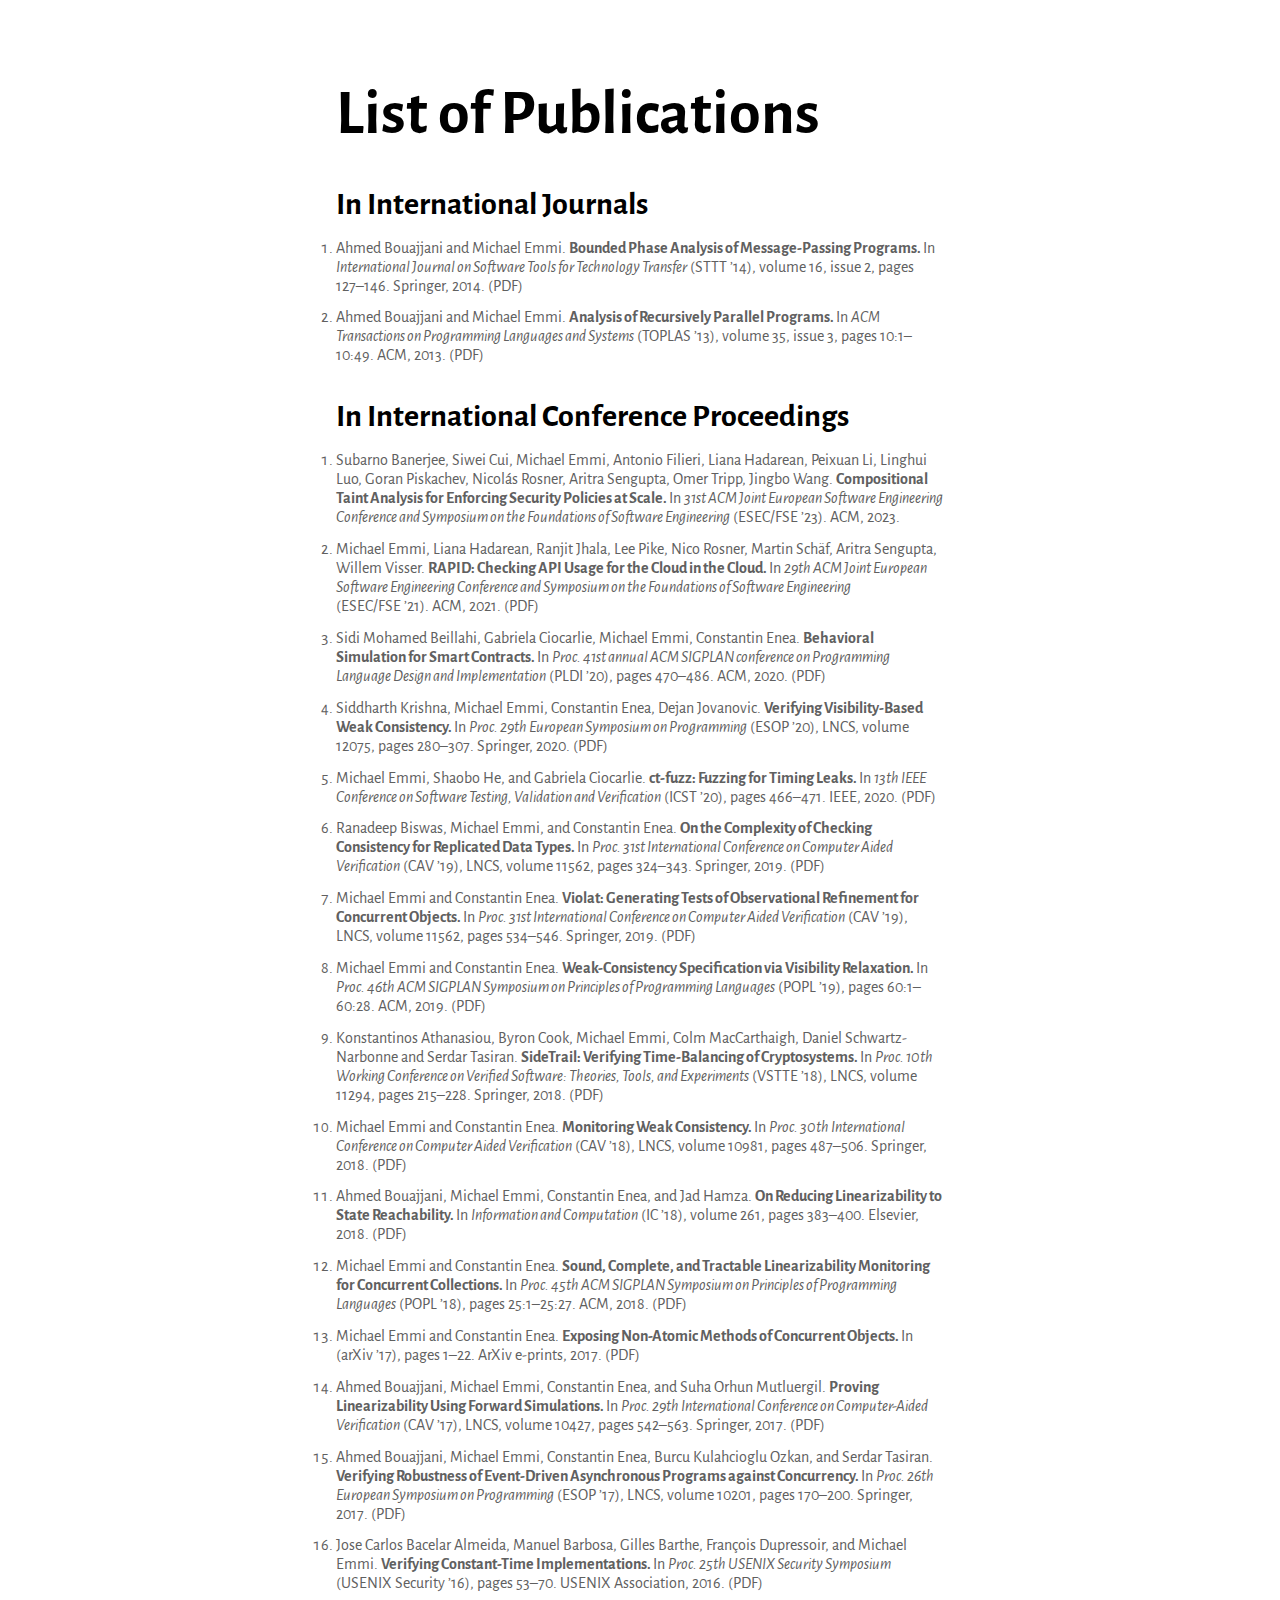
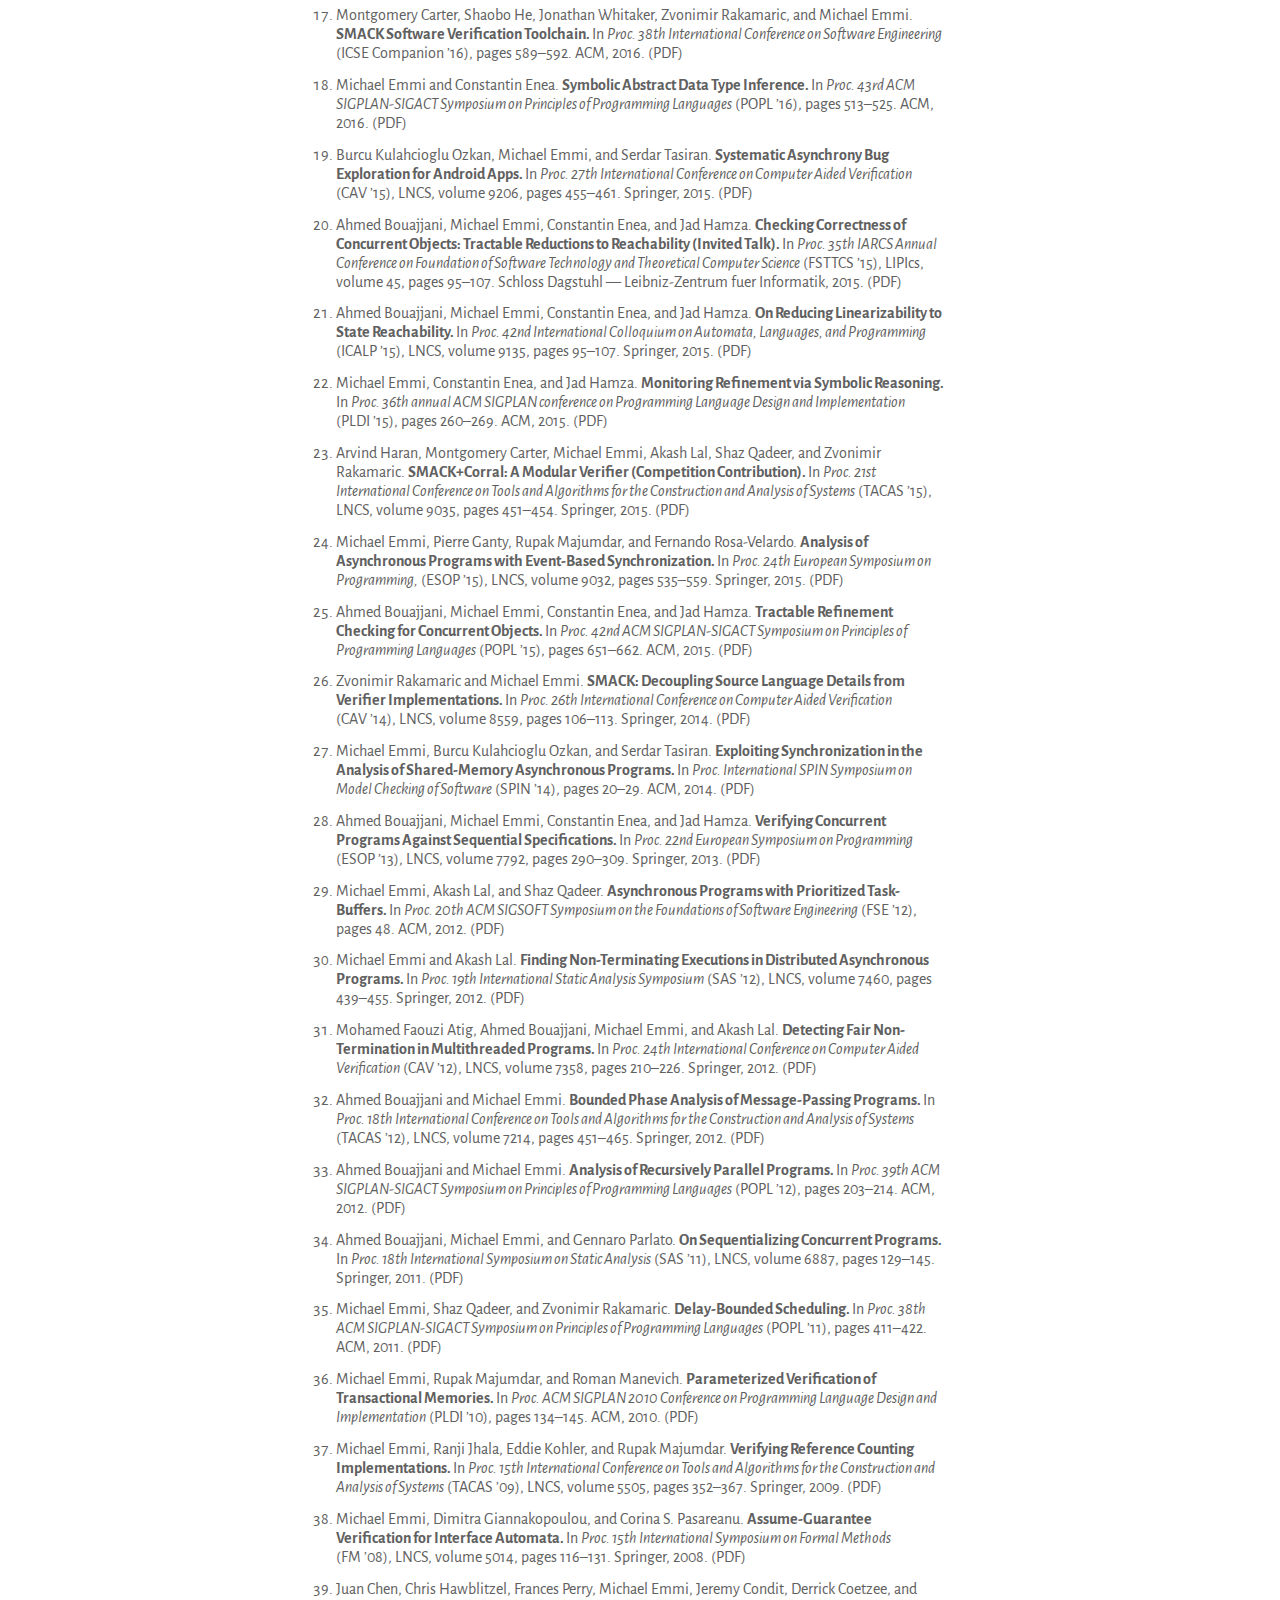
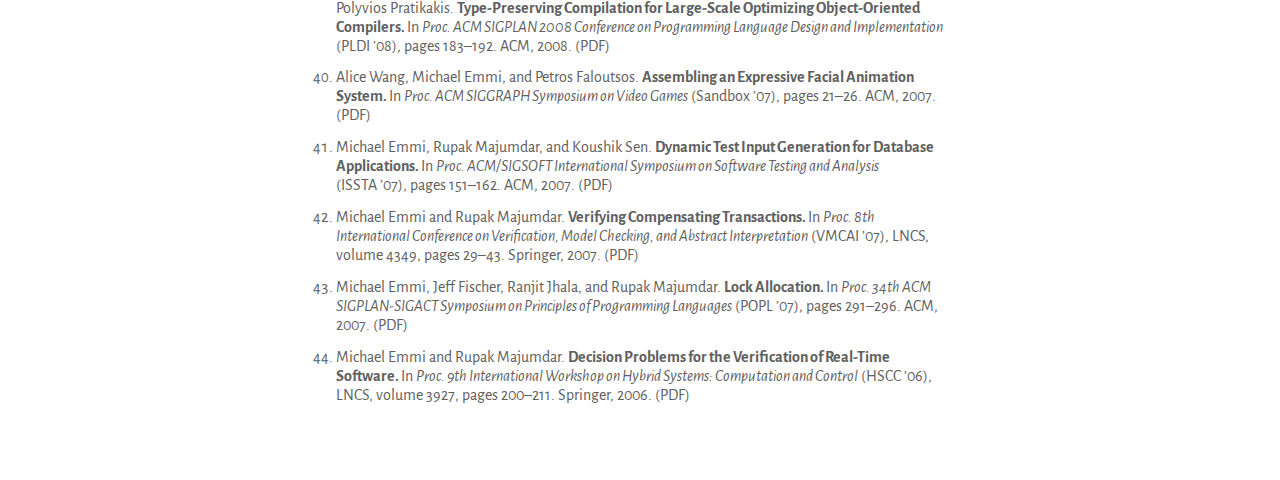
<file: publications.html>
<!DOCTYPE html>
<html lang="en">
  <head>
    <meta charset='utf-8'>
    <meta name="description" class="template" content="Michael Emmi: Applied Scientist / Amazon Web Services">
    <link rel="stylesheet" media="screen" href="css/screen.css">
    <link rel="stylesheet" media="print" href="css/print.css">
    <link rel="stylesheet" href="css/cv.css">
    <title>Michael Emmi</title>
  </head>

  <body>
    <section id="header">
      <h1 class="title">List of Publications</h1>
    </section>

    <section id="publications">
      <h2>In International Journals</h2>
      <ol>
          <li class="item">
            Ahmed Bouajjani and Michael Emmi.
            <span class="article-title">
                <a href="http://dx.doi.org/10.1007/s10009-013-0276-z">Bounded Phase Analysis of Message-Passing Programs</a>.
            </span>
            In <span class="article-volume">International Journal on Software Tools for Technology Transfer</span>
            (<nobr>STTT ’14</nobr>), volume 16, issue 2, pages 127–146.
            Springer, 2014.
            <span class="screen-only">(<a href="https://github.com/michael-emmi/research-papers/raw/master/journals-sttt-BouajjaniE14.pdf">PDF</a>)</span>
          </li>
          <li class="item">
            Ahmed Bouajjani and Michael Emmi.
            <span class="article-title">
                <a href="http://doi.acm.org/10.1145/2518188">Analysis of Recursively Parallel Programs</a>.
            </span>
            In <span class="article-volume">ACM Transactions on Programming Languages and Systems</span>
            (<nobr>TOPLAS ’13</nobr>), volume 35, issue 3, pages 10:1–10:49.
            ACM, 2013.
            <span class="screen-only">(<a href="https://github.com/michael-emmi/research-papers/raw/master/journals-toplas-BouajjaniE13.pdf">PDF</a>)</span>
          </li>
      <ol>
    </section>

    <section id="publications">
      <h2>In International Conference Proceedings</h2>
      <ol>
          <li class="item">
            Subarno Banerjee, Siwei Cui, Michael Emmi, Antonio Filieri, Liana Hadarean, Peixuan Li, Linghui Luo, Goran Piskachev, Nicolás Rosner, Aritra Sengupta, Omer Tripp, Jingbo Wang.
            <span class="article-title">
                <a href="https://doi.org/10.1145/3611643.3613889">Compositional Taint Analysis for Enforcing Security Policies at Scale</a>.
            </span>
            In <span class="article-volume">31st ACM Joint European Software Engineering Conference and Symposium on the Foundations of Software Engineering</span>
            (<nobr>ESEC/FSE ’23</nobr>).
            ACM, 2023.
            
          </li>
          <li class="item">
            Michael Emmi, Liana Hadarean, Ranjit Jhala, Lee Pike, Nico Rosner, Martin Schäf, Aritra Sengupta, Willem Visser.
            <span class="article-title">
                <a href="https://doi.org/10.1145/3468264.3473934">RAPID: Checking API Usage for the Cloud in the Cloud</a>.
            </span>
            In <span class="article-volume">29th ACM Joint European Software Engineering Conference and Symposium on the Foundations of Software Engineering</span>
            (<nobr>ESEC/FSE ’21</nobr>).
            ACM, 2021.
            <span class="screen-only">(<a href="https://github.com/michael-emmi/research-papers/raw/master/conf-sigsoft-EmmiHJPRSSV21.pdf">PDF</a>)</span>
          </li>
          <li class="item">
            Sidi Mohamed Beillahi, Gabriela Ciocarlie, Michael Emmi, Constantin Enea.
            <span class="article-title">
                <a href="https://doi.org/10.1145/3385412.3386022">Behavioral Simulation for Smart Contracts</a>.
            </span>
            In <span class="article-volume">Proc. 41st annual ACM SIGPLAN conference on Programming Language Design and Implementation</span>
            (<nobr>PLDI ’20</nobr>), pages 470–486.
            ACM, 2020.
            <span class="screen-only">(<a href="https://github.com/michael-emmi/research-papers/raw/master/conf-pldi-BeillahiCEE20.pdf">PDF</a>)</span>
          </li>
          <li class="item">
            Siddharth Krishna, Michael Emmi, Constantin Enea, Dejan Jovanovic.
            <span class="article-title">
                <a href="https://doi.org/10.1007/978-3-030-44914-8_11">Verifying Visibility-Based Weak Consistency</a>.
            </span>
            In <span class="article-volume">Proc. 29th European Symposium on Programming</span>
            (<nobr>ESOP ’20</nobr>), LNCS, volume 12075, pages 280–307.
            Springer, 2020.
            <span class="screen-only">(<a href="https://github.com/michael-emmi/research-papers/raw/master/conf-esop-KrishnaEEJ20.pdf">PDF</a>)</span>
          </li>
          <li class="item">
            Michael Emmi, Shaobo He, and Gabriela Ciocarlie.
            <span class="article-title">
                <a href="https://doi.org/10.1109/ICST46399.2020.00063">ct-fuzz: Fuzzing for Timing Leaks</a>.
            </span>
            In <span class="article-volume">13th IEEE Conference on Software Testing, Validation and Verification</span>
            (<nobr>ICST ’20</nobr>), pages 466–471.
            IEEE, 2020.
            <span class="screen-only">(<a href="https://github.com/michael-emmi/research-papers/raw/master/conf-icst-HeEC20.pdf">PDF</a>)</span>
          </li>
          <li class="item">
            Ranadeep Biswas, Michael Emmi, and Constantin Enea.
            <span class="article-title">
                <a href="https://doi.org/10.1007/978-3-030-25543-5_19">On the Complexity of Checking Consistency for Replicated Data Types</a>.
            </span>
            In <span class="article-volume">Proc. 31st International Conference on Computer Aided Verification</span>
            (<nobr>CAV ’19</nobr>), LNCS, volume 11562, pages 324–343.
            Springer, 2019.
            <span class="screen-only">(<a href="https://github.com/michael-emmi/research-papers/raw/master/conf-cav-BiswasEE19.pdf">PDF</a>)</span>
          </li>
          <li class="item">
            Michael Emmi and Constantin Enea.
            <span class="article-title">
                <a href="https://doi.org/10.1007/978-3-030-25543-5_30">Violat: Generating Tests of Observational Refinement for Concurrent Objects</a>.
            </span>
            In <span class="article-volume">Proc. 31st International Conference on Computer Aided Verification</span>
            (<nobr>CAV ’19</nobr>), LNCS, volume 11562, pages 534–546.
            Springer, 2019.
            <span class="screen-only">(<a href="https://github.com/michael-emmi/research-papers/raw/master/conf-cav-EmmiE19.pdf">PDF</a>)</span>
          </li>
          <li class="item">
            Michael Emmi and Constantin Enea.
            <span class="article-title">
                <a href="https://dl.acm.org/citation.cfm?id=3290373">Weak-Consistency Specification via Visibility Relaxation</a>.
            </span>
            In <span class="article-volume">Proc. 46th ACM SIGPLAN Symposium on Principles of Programming Languages</span>
            (<nobr>POPL ’19</nobr>), pages 60:1–60:28.
            ACM, 2019.
            <span class="screen-only">(<a href="https://github.com/michael-emmi/research-papers/raw/master/conf-popl-EmmiE19.pdf">PDF</a>)</span>
          </li>
          <li class="item">
            Konstantinos Athanasiou, Byron Cook, Michael Emmi, Colm MacCarthaigh, Daniel Schwartz-Narbonne and Serdar Tasiran.
            <span class="article-title">
                <a href="https://doi.org/10.1007/978-3-030-03592-1_12">SideTrail: Verifying Time-Balancing of Cryptosystems</a>.
            </span>
            In <span class="article-volume">Proc. 10th Working Conference on Verified Software: Theories, Tools, and Experiments</span>
            (<nobr>VSTTE ’18</nobr>), LNCS, volume 11294, pages 215–228.
            Springer, 2018.
            <span class="screen-only">(<a href="https://github.com/michael-emmi/research-papers/raw/master/conf-vstte-AthanasiouCEMST18.pdf">PDF</a>)</span>
          </li>
          <li class="item">
            Michael Emmi and Constantin Enea.
            <span class="article-title">
                <a href="https://doi.org/10.1007/978-3-319-96145-3_26">Monitoring Weak Consistency</a>.
            </span>
            In <span class="article-volume">Proc. 30th International Conference on Computer Aided Verification</span>
            (<nobr>CAV ’18</nobr>), LNCS, volume 10981, pages 487–506.
            Springer, 2018.
            <span class="screen-only">(<a href="https://github.com/michael-emmi/research-papers/raw/master/conf-cav-EmmiE18.pdf">PDF</a>)</span>
          </li>
          <li class="item">
            Ahmed Bouajjani, Michael Emmi, Constantin Enea, and Jad Hamza.
            <span class="article-title">
                <a href="https://doi.org/10.1016/j.ic.2018.02.014">On Reducing Linearizability to State Reachability</a>.
            </span>
            In <span class="article-volume">Information and Computation</span>
            (<nobr>IC ’18</nobr>), volume 261, pages 383–400.
            Elsevier, 2018.
            <span class="screen-only">(<a href="https://github.com/michael-emmi/research-papers/raw/master/journals-iandc-BouajjaniEEH18.pdf">PDF</a>)</span>
          </li>
          <li class="item">
            Michael Emmi and Constantin Enea.
            <span class="article-title">
                <a href="http://doi.acm.org/10.1145/3158113">Sound, Complete, and Tractable Linearizability Monitoring for Concurrent Collections</a>.
            </span>
            In <span class="article-volume">Proc. 45th ACM SIGPLAN Symposium on Principles of Programming Languages</span>
            (<nobr>POPL ’18</nobr>), pages 25:1–25:27.
            ACM, 2018.
            <span class="screen-only">(<a href="https://github.com/michael-emmi/research-papers/raw/master/conf-popl-EmmiE18.pdf">PDF</a>)</span>
          </li>
          <li class="item">
            Michael Emmi and Constantin Enea.
            <span class="article-title">
                <a href="https://arxiv.org/abs/1706.09305">Exposing Non-Atomic Methods of Concurrent Objects</a>.
            </span>
            In <span class="article-volume"></span>
            (<nobr>arXiv ’17</nobr>), pages 1–22.
            ArXiv e-prints, 2017.
            <span class="screen-only">(<a href="https://github.com/michael-emmi/research-papers/raw/master/journals-corr-EmmiE17.pdf">PDF</a>)</span>
          </li>
          <li class="item">
            Ahmed Bouajjani, Michael Emmi, Constantin Enea, and Suha Orhun Mutluergil.
            <span class="article-title">
                <a href="https://doi.org/10.1007/978-3-319-63390-9">Proving Linearizability Using Forward Simulations</a>.
            </span>
            In <span class="article-volume">Proc. 29th International Conference on Computer-Aided Verification</span>
            (<nobr>CAV ’17</nobr>), LNCS, volume 10427, pages 542–563.
            Springer, 2017.
            <span class="screen-only">(<a href="https://github.com/michael-emmi/research-papers/raw/master/conf-cav-BouajjaniEEM17.pdf">PDF</a>)</span>
          </li>
          <li class="item">
            Ahmed Bouajjani, Michael Emmi, Constantin Enea, Burcu Kulahcioglu Ozkan, and Serdar Tasiran.
            <span class="article-title">
                <a href="http://dx.doi.org/10.1007/978-3-662-54434-1_7">Verifying Robustness of Event-Driven Asynchronous Programs against Concurrency</a>.
            </span>
            In <span class="article-volume">Proc. 26th European Symposium on Programming</span>
            (<nobr>ESOP ’17</nobr>), LNCS, volume 10201, pages 170–200.
            Springer, 2017.
            <span class="screen-only">(<a href="https://github.com/michael-emmi/research-papers/raw/master/conf-esop-BouajjaniEEOT17.pdf">PDF</a>)</span>
          </li>
          <li class="item">
            Jose Carlos Bacelar Almeida, Manuel Barbosa, Gilles Barthe, François Dupressoir, and Michael Emmi.
            <span class="article-title">
                <a href="https://www.usenix.org/conference/usenixsecurity16/technical-sessions/presentation/almeida">Verifying Constant-Time Implementations</a>.
            </span>
            In <span class="article-volume">Proc. 25th USENIX Security Symposium</span>
            (<nobr>USENIX Security ’16</nobr>), pages 53–70.
            USENIX Association, 2016.
            <span class="screen-only">(<a href="https://github.com/michael-emmi/research-papers/raw/master/conf-uss-AlmeidaBBDE16.pdf">PDF</a>)</span>
          </li>
          <li class="item">
            Montgomery Carter, Shaobo He, Jonathan Whitaker, Zvonimir Rakamaric, and Michael Emmi.
            <span class="article-title">
                <a href="http://doi.acm.org/10.1145/2889160.2889163">SMACK Software Verification Toolchain</a>.
            </span>
            In <span class="article-volume">Proc. 38th International Conference on Software Engineering</span>
            (<nobr>ICSE Companion ’16</nobr>), pages 589–592.
            ACM, 2016.
            <span class="screen-only">(<a href="https://github.com/michael-emmi/research-papers/raw/master/conf-icse-CarterHWRE16.pdf">PDF</a>)</span>
          </li>
          <li class="item">
            Michael Emmi and Constantin Enea.
            <span class="article-title">
                <a href="http://doi.acm.org/10.1145/2837614.2837645">Symbolic Abstract Data Type Inference</a>.
            </span>
            In <span class="article-volume">Proc. 43rd ACM SIGPLAN-SIGACT Symposium on Principles of Programming Languages</span>
            (<nobr>POPL ’16</nobr>), pages 513–525.
            ACM, 2016.
            <span class="screen-only">(<a href="https://github.com/michael-emmi/research-papers/raw/master/conf-popl-EmmiE16.pdf">PDF</a>)</span>
          </li>
          <li class="item">
            Burcu Kulahcioglu Ozkan, Michael Emmi, and Serdar Tasiran.
            <span class="article-title">
                <a href="http://dx.doi.org/10.1007/978-3-319-21690-4_28">Systematic Asynchrony Bug Exploration for Android Apps</a>.
            </span>
            In <span class="article-volume">Proc. 27th International Conference on Computer Aided Verification</span>
            (<nobr>CAV ’15</nobr>), LNCS, volume 9206, pages 455–461.
            Springer, 2015.
            <span class="screen-only">(<a href="https://github.com/michael-emmi/research-papers/raw/master/conf-cav-OzkanET15.pdf">PDF</a>)</span>
          </li>
          <li class="item">
            Ahmed Bouajjani, Michael Emmi, Constantin Enea, and Jad Hamza.
            <span class="article-title">
                <a href="http://dx.doi.org/10.4230/LIPIcs.FSTTCS.2015.2">Checking Correctness of Concurrent Objects: Tractable Reductions to Reachability (Invited Talk)</a>.
            </span>
            In <span class="article-volume">Proc. 35th IARCS Annual Conference on Foundation of Software Technology and Theoretical Computer Science</span>
            (<nobr>FSTTCS ’15</nobr>), LIPIcs, volume 45, pages 95–107.
            Schloss Dagstuhl — Leibniz-Zentrum fuer Informatik, 2015.
            <span class="screen-only">(<a href="https://github.com/michael-emmi/research-papers/raw/master/conf-fsttcs-BouajjaniEEH15.pdf">PDF</a>)</span>
          </li>
          <li class="item">
            Ahmed Bouajjani, Michael Emmi, Constantin Enea, and Jad Hamza.
            <span class="article-title">
                <a href="http://dx.doi.org/10.1007/978-3-662-47666-6_8">On Reducing Linearizability to State Reachability</a>.
            </span>
            In <span class="article-volume">Proc. 42nd International Colloquium on Automata, Languages, and Programming</span>
            (<nobr>ICALP ’15</nobr>), LNCS, volume 9135, pages 95–107.
            Springer, 2015.
            <span class="screen-only">(<a href="https://github.com/michael-emmi/research-papers/raw/master/conf-icalp-BouajjaniEEH15.pdf">PDF</a>)</span>
          </li>
          <li class="item">
            Michael Emmi, Constantin Enea, and Jad Hamza.
            <span class="article-title">
                <a href="http://doi.acm.org/10.1145/2737924.2737983">Monitoring Refinement via Symbolic Reasoning</a>.
            </span>
            In <span class="article-volume">Proc. 36th annual ACM SIGPLAN conference on Programming Language Design and Implementation</span>
            (<nobr>PLDI ’15</nobr>), pages 260–269.
            ACM, 2015.
            <span class="screen-only">(<a href="https://github.com/michael-emmi/research-papers/raw/master/conf-pldi-EmmiEH15.pdf">PDF</a>)</span>
          </li>
          <li class="item">
            Arvind Haran, Montgomery Carter, Michael Emmi, Akash Lal, Shaz Qadeer, and Zvonimir Rakamaric.
            <span class="article-title">
                <a href="http://dx.doi.org/10.1007/978-3-662-46681-0_42">SMACK+Corral: A Modular Verifier (Competition Contribution)</a>.
            </span>
            In <span class="article-volume">Proc. 21st International Conference on Tools and Algorithms for the Construction and Analysis of Systems</span>
            (<nobr>TACAS ’15</nobr>), LNCS, volume 9035, pages 451–454.
            Springer, 2015.
            <span class="screen-only">(<a href="https://github.com/michael-emmi/research-papers/raw/master/conf-tacas-HaranCELQR15.pdf">PDF</a>)</span>
          </li>
          <li class="item">
            Michael Emmi, Pierre Ganty, Rupak Majumdar, and Fernando Rosa-Velardo.
            <span class="article-title">
                <a href="http://dx.doi.org/10.1007/978-3-662-46669-8_22">Analysis of Asynchronous Programs with Event-Based Synchronization</a>.
            </span>
            In <span class="article-volume">Proc. 24th European Symposium on Programming,</span>
            (<nobr>ESOP ’15</nobr>), LNCS, volume 9032, pages 535–559.
            Springer, 2015.
            <span class="screen-only">(<a href="https://github.com/michael-emmi/research-papers/raw/master/conf-esop-EmmiGMR15.pdf">PDF</a>)</span>
          </li>
          <li class="item">
            Ahmed Bouajjani, Michael Emmi, Constantin Enea, and Jad Hamza.
            <span class="article-title">
                <a href="http://doi.acm.org/10.1145/2676726.2677002">Tractable Refinement Checking for Concurrent Objects</a>.
            </span>
            In <span class="article-volume">Proc. 42nd ACM SIGPLAN-SIGACT Symposium on Principles of Programming Languages</span>
            (<nobr>POPL ’15</nobr>), pages 651–662.
            ACM, 2015.
            <span class="screen-only">(<a href="https://github.com/michael-emmi/research-papers/raw/master/conf-popl-BouajjaniEEH15.pdf">PDF</a>)</span>
          </li>
          <li class="item">
            Zvonimir Rakamaric and Michael Emmi.
            <span class="article-title">
                <a href="http://dx.doi.org/10.1007/978-3-319-08867-9_7">SMACK: Decoupling Source Language Details from Verifier Implementations</a>.
            </span>
            In <span class="article-volume">Proc. 26th International Conference on Computer Aided Verification</span>
            (<nobr>CAV ’14</nobr>), LNCS, volume 8559, pages 106–113.
            Springer, 2014.
            <span class="screen-only">(<a href="https://github.com/michael-emmi/research-papers/raw/master/conf-cav-RakamaricE14.pdf">PDF</a>)</span>
          </li>
          <li class="item">
            Michael Emmi, Burcu Kulahcioglu Ozkan, and Serdar Tasiran.
            <span class="article-title">
                <a href="http://doi.acm.org/10.1145/2632362.2632370">Exploiting Synchronization in the Analysis of Shared-Memory Asynchronous Programs</a>.
            </span>
            In <span class="article-volume">Proc. International SPIN Symposium on Model Checking of Software</span>
            (<nobr>SPIN ’14</nobr>), pages 20–29.
            ACM, 2014.
            <span class="screen-only">(<a href="https://github.com/michael-emmi/research-papers/raw/master/conf-spin-EmmiOT14.pdf">PDF</a>)</span>
          </li>
          <li class="item">
            Ahmed Bouajjani, Michael Emmi, Constantin Enea, and Jad Hamza.
            <span class="article-title">
                <a href="http://dx.doi.org/10.1007/978-3-642-37036-6_17">Verifying Concurrent Programs Against Sequential Specifications</a>.
            </span>
            In <span class="article-volume">Proc. 22nd European Symposium on Programming</span>
            (<nobr>ESOP ’13</nobr>), LNCS, volume 7792, pages 290–309.
            Springer, 2013.
            <span class="screen-only">(<a href="https://github.com/michael-emmi/research-papers/raw/master/conf-esop-BouajjaniEEH13.pdf">PDF</a>)</span>
          </li>
          <li class="item">
            Michael Emmi, Akash Lal, and Shaz Qadeer.
            <span class="article-title">
                <a href="http://doi.acm.org/10.1145/2393596.2393652">Asynchronous Programs with Prioritized Task-Buffers</a>.
            </span>
            In <span class="article-volume">Proc. 20th ACM SIGSOFT Symposium on the Foundations of Software Engineering</span>
            (<nobr>FSE ’12</nobr>), pages 48.
            ACM, 2012.
            <span class="screen-only">(<a href="https://github.com/michael-emmi/research-papers/raw/master/conf-fse-EmmiLQ12.pdf">PDF</a>)</span>
          </li>
          <li class="item">
            Michael Emmi and Akash Lal.
            <span class="article-title">
                <a href="http://dx.doi.org/10.1007/978-3-642-33125-1_29">Finding Non-Terminating Executions in Distributed Asynchronous Programs</a>.
            </span>
            In <span class="article-volume">Proc. 19th International Static Analysis Symposium</span>
            (<nobr>SAS ’12</nobr>), LNCS, volume 7460, pages 439–455.
            Springer, 2012.
            <span class="screen-only">(<a href="https://github.com/michael-emmi/research-papers/raw/master/conf-sas-EmmiL12.pdf">PDF</a>)</span>
          </li>
          <li class="item">
            Mohamed Faouzi Atig, Ahmed Bouajjani, Michael Emmi, and Akash Lal.
            <span class="article-title">
                <a href="http://dx.doi.org/10.1007/978-3-642-31424-7_19">Detecting Fair Non-Termination in Multithreaded Programs</a>.
            </span>
            In <span class="article-volume">Proc. 24th International Conference on Computer Aided Verification</span>
            (<nobr>CAV ’12</nobr>), LNCS, volume 7358, pages 210–226.
            Springer, 2012.
            <span class="screen-only">(<a href="https://github.com/michael-emmi/research-papers/raw/master/conf-cav-AtigBEL12.pdf">PDF</a>)</span>
          </li>
          <li class="item">
            Ahmed Bouajjani and Michael Emmi.
            <span class="article-title">
                <a href="http://dx.doi.org/10.1007/978-3-642-28756-5_31">Bounded Phase Analysis of Message-Passing Programs</a>.
            </span>
            In <span class="article-volume">Proc. 18th International Conference on Tools and Algorithms for the Construction and Analysis of Systems</span>
            (<nobr>TACAS ’12</nobr>), LNCS, volume 7214, pages 451–465.
            Springer, 2012.
            <span class="screen-only">(<a href="https://github.com/michael-emmi/research-papers/raw/master/conf-tacas-BouajjaniE12.pdf">PDF</a>)</span>
          </li>
          <li class="item">
            Ahmed Bouajjani and Michael Emmi.
            <span class="article-title">
                <a href="http://doi.acm.org/10.1145/2103656.2103681">Analysis of Recursively Parallel Programs</a>.
            </span>
            In <span class="article-volume">Proc. 39th ACM SIGPLAN-SIGACT Symposium on Principles of Programming Languages</span>
            (<nobr>POPL ’12</nobr>), pages 203–214.
            ACM, 2012.
            <span class="screen-only">(<a href="https://github.com/michael-emmi/research-papers/raw/master/conf-popl-BouajjaniE12.pdf">PDF</a>)</span>
          </li>
          <li class="item">
            Ahmed Bouajjani, Michael Emmi, and Gennaro Parlato.
            <span class="article-title">
                <a href="http://dx.doi.org/10.1007/978-3-642-23702-7_13">On Sequentializing Concurrent Programs</a>.
            </span>
            In <span class="article-volume">Proc. 18th International Symposium on Static Analysis</span>
            (<nobr>SAS ’11</nobr>), LNCS, volume 6887, pages 129–145.
            Springer, 2011.
            <span class="screen-only">(<a href="https://github.com/michael-emmi/research-papers/raw/master/conf-sas-BouajjaniEP11.pdf">PDF</a>)</span>
          </li>
          <li class="item">
            Michael Emmi, Shaz Qadeer, and Zvonimir Rakamaric.
            <span class="article-title">
                <a href="http://doi.acm.org/10.1145/1926385.1926432">Delay-Bounded Scheduling</a>.
            </span>
            In <span class="article-volume">Proc. 38th ACM SIGPLAN-SIGACT Symposium on Principles of Programming Languages</span>
            (<nobr>POPL ’11</nobr>), pages 411–422.
            ACM, 2011.
            <span class="screen-only">(<a href="https://github.com/michael-emmi/research-papers/raw/master/conf-popl-EmmiQR11.pdf">PDF</a>)</span>
          </li>
          <li class="item">
            Michael Emmi, Rupak Majumdar, and Roman Manevich.
            <span class="article-title">
                <a href="http://doi.acm.org/10.1145/1806596.1806613">Parameterized Verification of Transactional Memories</a>.
            </span>
            In <span class="article-volume">Proc. ACM SIGPLAN 2010 Conference on Programming Language Design and Implementation</span>
            (<nobr>PLDI ’10</nobr>), pages 134–145.
            ACM, 2010.
            <span class="screen-only">(<a href="https://github.com/michael-emmi/research-papers/raw/master/conf-pldi-EmmiMM10.pdf">PDF</a>)</span>
          </li>
          <li class="item">
            Michael Emmi, Ranji Jhala, Eddie Kohler, and Rupak Majumdar.
            <span class="article-title">
                <a href="http://dx.doi.org/10.1007/978-3-642-00768-2_30">Verifying Reference Counting Implementations</a>.
            </span>
            In <span class="article-volume">Proc. 15th International Conference on Tools and Algorithms for the Construction and Analysis of Systems</span>
            (<nobr>TACAS ’09</nobr>), LNCS, volume 5505, pages 352–367.
            Springer, 2009.
            <span class="screen-only">(<a href="https://github.com/michael-emmi/research-papers/raw/master/conf-tacas-EmmiJKM09.pdf">PDF</a>)</span>
          </li>
          <li class="item">
            Michael Emmi, Dimitra Giannakopoulou, and Corina S. Pasareanu.
            <span class="article-title">
                <a href="http://dx.doi.org/10.1007/978-3-540-68237-0_10">Assume-Guarantee Verification for Interface Automata</a>.
            </span>
            In <span class="article-volume">Proc. 15th International Symposium on Formal Methods</span>
            (<nobr>FM ’08</nobr>), LNCS, volume 5014, pages 116–131.
            Springer, 2008.
            <span class="screen-only">(<a href="https://github.com/michael-emmi/research-papers/raw/master/conf-fm-EmmiGP08.pdf">PDF</a>)</span>
          </li>
          <li class="item">
            Juan Chen, Chris Hawblitzel, Frances Perry, Michael Emmi, Jeremy Condit, Derrick Coetzee, and Polyvios Pratikakis.
            <span class="article-title">
                <a href="http://doi.acm.org/10.1145/1375581.1375604">Type-Preserving Compilation for Large-Scale Optimizing Object-Oriented Compilers</a>.
            </span>
            In <span class="article-volume">Proc. ACM SIGPLAN 2008 Conference on Programming Language Design and Implementation</span>
            (<nobr>PLDI ’08</nobr>), pages 183–192.
            ACM, 2008.
            <span class="screen-only">(<a href="https://github.com/michael-emmi/research-papers/raw/master/conf-pldi-ChenHPECCP08.pdf">PDF</a>)</span>
          </li>
          <li class="item">
            Alice Wang, Michael Emmi, and Petros Faloutsos.
            <span class="article-title">
                <a href="http://doi.acm.org/10.1145/1274940.1274947">Assembling an Expressive Facial Animation System</a>.
            </span>
            In <span class="article-volume">Proc. ACM SIGGRAPH Symposium on Video Games</span>
            (<nobr>Sandbox ’07</nobr>), pages 21–26.
            ACM, 2007.
            <span class="screen-only">(<a href="https://github.com/michael-emmi/research-papers/raw/master/conf-sandbox-WangEF07.pdf">PDF</a>)</span>
          </li>
          <li class="item">
            Michael Emmi, Rupak Majumdar, and Koushik Sen.
            <span class="article-title">
                <a href="http://doi.acm.org/10.1145/1273463.1273484">Dynamic Test Input Generation for Database Applications</a>.
            </span>
            In <span class="article-volume">Proc. ACM/SIGSOFT International Symposium on Software Testing and Analysis</span>
            (<nobr>ISSTA ’07</nobr>), pages 151–162.
            ACM, 2007.
            <span class="screen-only">(<a href="https://github.com/michael-emmi/research-papers/raw/master/conf-issta-EmmiMS07.pdf">PDF</a>)</span>
          </li>
          <li class="item">
            Michael Emmi and Rupak Majumdar.
            <span class="article-title">
                <a href="http://dx.doi.org/10.1007/978-3-540-69738-1_2">Verifying Compensating Transactions</a>.
            </span>
            In <span class="article-volume">Proc. 8th International Conference on Verification, Model Checking, and Abstract Interpretation</span>
            (<nobr>VMCAI ’07</nobr>), LNCS, volume 4349, pages 29–43.
            Springer, 2007.
            <span class="screen-only">(<a href="https://github.com/michael-emmi/research-papers/raw/master/conf-vmcai-EmmiM07.pdf">PDF</a>)</span>
          </li>
          <li class="item">
            Michael Emmi, Jeff Fischer, Ranjit Jhala, and Rupak Majumdar.
            <span class="article-title">
                <a href="http://doi.acm.org/10.1145/1190216.1190260">Lock Allocation</a>.
            </span>
            In <span class="article-volume">Proc. 34th ACM SIGPLAN-SIGACT Symposium on Principles of Programming Languages</span>
            (<nobr>POPL ’07</nobr>), pages 291–296.
            ACM, 2007.
            <span class="screen-only">(<a href="https://github.com/michael-emmi/research-papers/raw/master/conf-popl-EmmiFJM07.pdf">PDF</a>)</span>
          </li>
          <li class="item">
            Michael Emmi and Rupak Majumdar.
            <span class="article-title">
                <a href="http://dx.doi.org/10.1007/11730637_17">Decision Problems for the Verification of Real-Time Software</a>.
            </span>
            In <span class="article-volume">Proc. 9th International Workshop on Hybrid Systems: Computation and Control</span>
            (<nobr>HSCC ’06</nobr>), LNCS, volume 3927, pages 200–211.
            Springer, 2006.
            <span class="screen-only">(<a href="https://github.com/michael-emmi/research-papers/raw/master/conf-hscc-EmmiM06.pdf">PDF</a>)</span>
          </li>
      </ol>
    </section>

  </body>

</html>
</file>
<file: css/screen.css>
@import url("https://fonts.googleapis.com/css?family=Alegreya+Sans");

body {
  font-family: 'Alegreya Sans', Georgia, serif;
  padding: 0;
  margin: 1em 1em 1em 1em;
}

@media only screen and (max-device-width: 480px) {
  body {
    font-family: sans-serif;;
  }
  p {
    font-size: 2vw;
  }
}

section {
  margin: 2em 0 1em 0;
  padding: 0 1em 0 1em;
}

h2 {
  margin: 0 0 0.3em 0;
  font-size: 2em;
  font-weight: light;
  color: #000000;
}

p {
  margin: 0 0 1em 0;
  line-height: 1.4;
  color: #606060;
}

a {
  color: #A0A0A0;
  text-decoration: none;
}

a[href] {
  color: #606060;
}

a[href]:hover {
  color: #F08080;
  text-decoration: underline;
}

.screen-only {

}

.print-only {
  display: none;
}

.info a {
  color: #A0A0A0;
}

.tag a {
  padding: 0.2em;
  color: #A0A0A0;
}

#header {
  white-space: nowrap;
}

.title {
  font-size: 4em;
  margin: 0 0 0 0;
}

.tagline {
  font-size: 1.45em;
  font-weight: normal;
  margin: 0 0 0.5em 0;
  color: #606060;
}

ol {
  padding-left: 0
}

.item {
  display: table;
  width: 100%;
  margin-bottom: 0.8em;
  color: #606060;
}

li.item {
  display: list-item
}

.head {
  display: table-row;
}


.row {
  clear: both;
  padding: 0;
  margin: 0;
}

.row:first-child {
  margin-left: 0;
}

.row:before,
.row:after {
  content: "";
  display: table;
}

.row:after {
  clear: both;
}

.row {
  zoom: 1;
}

.column {
  display: block;
  float: left;
  margin: 0 1% 0 1%;
}

.left {
	width: 48%;
}
.right {
	width: 48%;
}
</file>
<file: css/print.css>
@page {
  size: auto;
}

@page :first {
}

body {
  font-size: 9pt;
  padding: 0;
  margin: 1em 1em 1em 1em;
}

section {
  margin: 2em 0 1em 0;
  padding: 0 1em 0 1em;
}

h2 {
  margin: 0 0 0.3em 0;
  font-size: 2em;
  font-weight: light;
  color: #000000;
  page-break-inside: avoid;
}

p {
  margin: 0 0 1em 0;
  line-height: 1.4;
  color: #606060;
}

a {
/*  color: #A0A0A0;*/
  text-decoration: none;
}

a[href] {
  color: #606060;
}

a[href]:hover {
/*  color: #F08080;*/
/*  text-decoration: underline;*/
}

.screen-only {
  display: none;
}

.print-only {

}

.info a {
  color: #A0A0A0;
}

.tag a {
  padding: 0.2em;
/*  color: #A0A0A0;*/
}

#header {
  white-space: nowrap;
}

.title {
  font-size: 4em;
  margin: 0 0 0 0;
}

.tagline {
  font-size: 1.45em;
  font-weight: normal;
  margin: 0 0 0.5em 0;
  color: #606060;
}

.item {
  display: table;
  width: 100%;
  margin-bottom: 0.8em;
  color: #606060;
  page-break-inside: avoid;
}

.head {
  display: table-row;
}


.row {
  clear: both;
  padding: 0;
  margin: 0;
}

.row:first-child {
  margin-left: 0;
}

.row:before,
.row:after {
  content: "";
  display: table;
}

.row:after {
  clear: both;
}

.row {
  zoom: 1;
}

.column {
  display: block;
  float: left;
  margin: 0 1% 0 1%;
}

.left {
	width: 48%;
}
.right {
	width: 48%;
}
</file>
<file: css/index.css>
.title {
  letter-spacing: -0.05em;
}

.lhs {
  display: table-cell;
  padding-right: 1em;
}

.rhs {
  display: table-cell;
  white-space: nowrap;
  text-align: right;
  font-weight: bold;
}

.info {
  font-size: 80%;
  font-style: italic;
  color: #A0A0A0;
}

@media only screen and (max-device-width: 480px) {
	.column { margin: 1% 0 1% 0%;}
	.left, .right { width: 100%; }
  body {
    margin-top: 0;
    margin-bottom: 1em;
    margin-left: 5%;
    margin-right: 5%;
    font-size: 3vw;
    -webkit-font-smoothing: antialiased;
  }
}
</file>
<file: css/cv.css>
body {
  width: 40em;
  margin: 2cm auto 2cm auto;
}

.article-title {
  font-weight: bold;
}

.article-volume {
  font-style: italic;
  font-weight: light;
}

.list span::after {
  content: ", "
}

.list span:last-of-type:after {
  content: ""
}

@media only screen and (max-device-width: 480px) {
	.column { margin: 1% 0 1% 0%;}
	.left, .right { width: 100%; }
  body {
    margin: 5%;
    font-size: 3vw;
    -webkit-font-smoothing: antialiased;
  }
}
</file>
